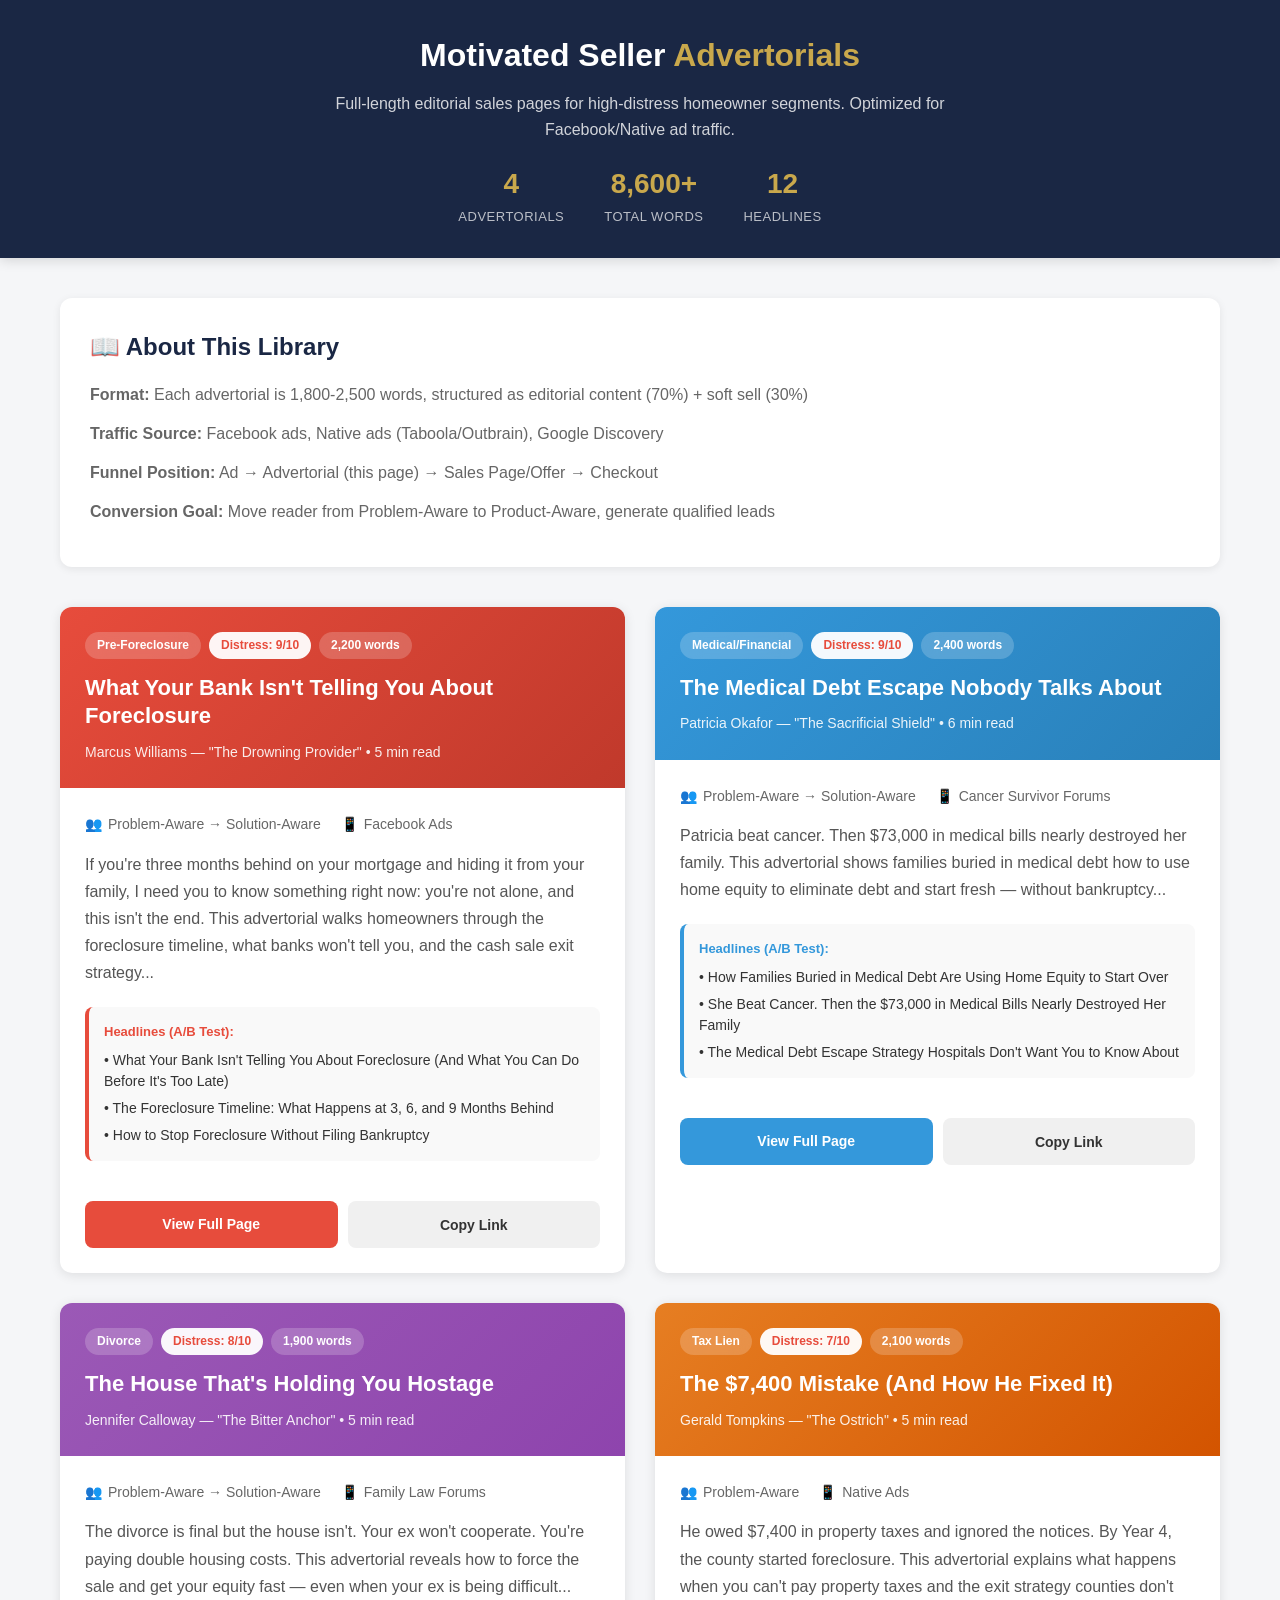
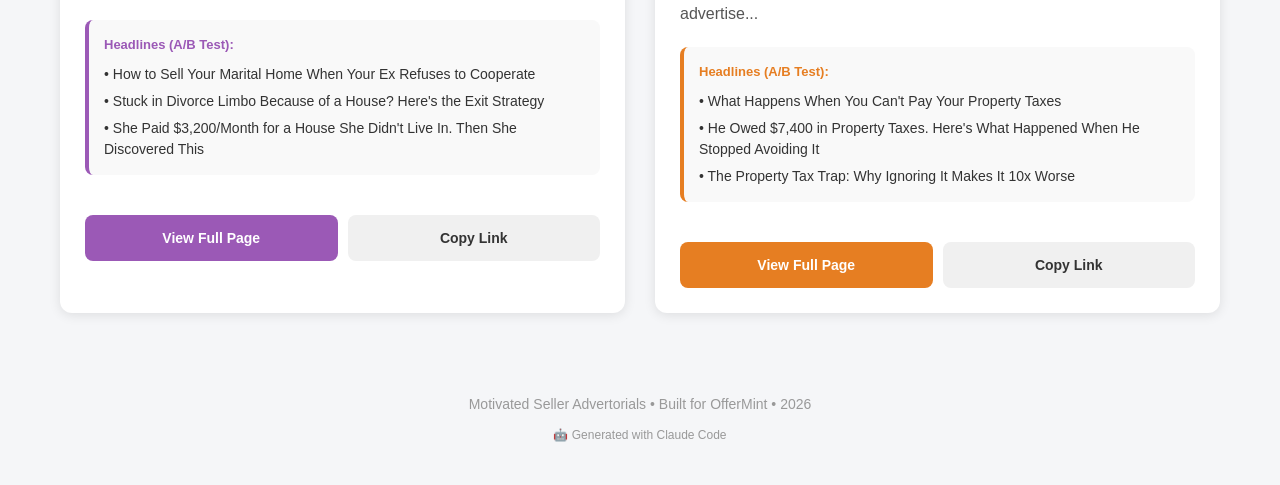
<file: index.html>
<!DOCTYPE html>
<html lang="en">
<head>
    <meta charset="UTF-8">
    <meta name="viewport" content="width=device-width, initial-scale=1.0">
    <title>Motivated Seller Advertorials — Cash For Homes</title>
    <style>
        * {
            margin: 0;
            padding: 0;
            box-sizing: border-box;
        }

        :root {
            --navy: #1a2744;
            --gold: #c9a84c;
            --bg: #f5f6f8;
            --text: #2c3e50;
            --border: #e1e5eb;
            --red: #e74c3c;
            --blue: #3498db;
            --purple: #9b59b6;
            --orange: #e67e22;
        }

        body {
            font-family: -apple-system, BlinkMacSystemFont, 'Segoe UI', Roboto, sans-serif;
            background: var(--bg);
            color: var(--text);
            line-height: 1.6;
        }

        .header {
            background: var(--navy);
            color: white;
            padding: 30px 20px;
            text-align: center;
            box-shadow: 0 2px 12px rgba(0,0,0,0.15);
        }

        .header h1 {
            font-size: 32px;
            font-weight: 700;
            margin-bottom: 10px;
        }

        .header h1 span {
            color: var(--gold);
        }

        .header p {
            font-size: 16px;
            color: rgba(255,255,255,0.8);
            max-width: 700px;
            margin: 0 auto;
        }

        .stats {
            display: flex;
            justify-content: center;
            gap: 40px;
            margin-top: 20px;
            flex-wrap: wrap;
        }

        .stat {
            text-align: center;
        }

        .stat-val {
            font-size: 28px;
            font-weight: 700;
            color: var(--gold);
        }

        .stat-label {
            font-size: 13px;
            color: rgba(255,255,255,0.7);
            text-transform: uppercase;
            letter-spacing: 0.5px;
        }

        .container {
            max-width: 1200px;
            margin: 40px auto;
            padding: 0 20px;
        }

        .intro {
            background: white;
            padding: 30px;
            border-radius: 12px;
            margin-bottom: 40px;
            box-shadow: 0 2px 8px rgba(0,0,0,0.08);
        }

        .intro h2 {
            color: var(--navy);
            margin-bottom: 15px;
            font-size: 24px;
        }

        .intro p {
            color: #666;
            line-height: 1.8;
            margin-bottom: 10px;
        }

        .cards-grid {
            display: grid;
            grid-template-columns: repeat(auto-fill, minmax(500px, 1fr));
            gap: 30px;
            margin-bottom: 40px;
        }

        @media (max-width: 768px) {
            .cards-grid {
                grid-template-columns: 1fr;
            }
        }

        .card {
            background: white;
            border-radius: 12px;
            overflow: hidden;
            box-shadow: 0 2px 12px rgba(0,0,0,0.1);
            transition: transform 0.2s, box-shadow 0.2s;
            cursor: pointer;
        }

        .card:hover {
            transform: translateY(-4px);
            box-shadow: 0 8px 24px rgba(0,0,0,0.15);
        }

        .card-header {
            background: linear-gradient(135deg, var(--card-color) 0%, var(--card-color-dark) 100%);
            color: white;
            padding: 25px;
        }

        .card-badges {
            display: flex;
            gap: 8px;
            margin-bottom: 15px;
            flex-wrap: wrap;
        }

        .badge {
            padding: 4px 12px;
            border-radius: 20px;
            font-size: 12px;
            font-weight: 600;
            background: rgba(255,255,255,0.2);
            backdrop-filter: blur(10px);
        }

        .badge-distress {
            background: rgba(255,255,255,0.95);
            color: var(--red);
        }

        .card-title {
            font-size: 22px;
            font-weight: 700;
            line-height: 1.3;
            margin-bottom: 10px;
        }

        .card-avatar {
            font-size: 14px;
            opacity: 0.9;
        }

        .card-body {
            padding: 25px;
        }

        .card-meta {
            display: flex;
            gap: 20px;
            margin-bottom: 15px;
            flex-wrap: wrap;
        }

        .meta-item {
            display: flex;
            align-items: center;
            gap: 6px;
            font-size: 14px;
            color: #666;
        }

        .meta-icon {
            color: var(--card-color);
            font-weight: bold;
        }

        .card-preview {
            color: #555;
            line-height: 1.7;
            margin-bottom: 20px;
        }

        .card-headlines {
            background: #f9f9f9;
            padding: 15px;
            border-radius: 8px;
            border-left: 4px solid var(--card-color);
            margin-bottom: 15px;
        }

        .card-headlines strong {
            font-size: 13px;
            color: var(--card-color);
            display: block;
            margin-bottom: 8px;
        }

        .headline {
            font-size: 14px;
            color: #333;
            margin-bottom: 6px;
            line-height: 1.5;
        }

        .headline:last-child {
            margin-bottom: 0;
        }

        .card-footer {
            display: flex;
            gap: 10px;
            padding: 0 25px 25px;
        }

        .btn {
            flex: 1;
            padding: 12px 20px;
            border: none;
            border-radius: 8px;
            font-weight: 600;
            font-size: 14px;
            cursor: pointer;
            transition: all 0.2s;
            text-decoration: none;
            text-align: center;
            display: inline-block;
        }

        .btn-primary {
            background: var(--card-color);
            color: white;
        }

        .btn-primary:hover {
            opacity: 0.9;
            transform: translateY(-2px);
        }

        .btn-secondary {
            background: #f0f0f0;
            color: #333;
        }

        .btn-secondary:hover {
            background: #e0e0e0;
        }

        .footer {
            text-align: center;
            padding: 40px 20px;
            color: #999;
            font-size: 14px;
        }

        /* Segment Colors */
        .seg-pre-foreclosure {
            --card-color: #e74c3c;
            --card-color-dark: #c0392b;
        }

        .seg-medical-financial {
            --card-color: #3498db;
            --card-color-dark: #2980b9;
        }

        .seg-divorce {
            --card-color: #9b59b6;
            --card-color-dark: #8e44ad;
        }

        .seg-tax-lien {
            --card-color: #e67e22;
            --card-color-dark: #d35400;
        }
    </style>
</head>
<body>
    <div class="header">
        <h1>Motivated Seller <span>Advertorials</span></h1>
        <p>Full-length editorial sales pages for high-distress homeowner segments. Optimized for Facebook/Native ad traffic.</p>

        <div class="stats">
            <div class="stat">
                <div class="stat-val">4</div>
                <div class="stat-label">Advertorials</div>
            </div>
            <div class="stat">
                <div class="stat-val">8,600+</div>
                <div class="stat-label">Total Words</div>
            </div>
            <div class="stat">
                <div class="stat-val">12</div>
                <div class="stat-label">Headlines</div>
            </div>
        </div>
    </div>

    <div class="container">
        <div class="intro">
            <h2>📖 About This Library</h2>
            <p><strong>Format:</strong> Each advertorial is 1,800-2,500 words, structured as editorial content (70%) + soft sell (30%)</p>
            <p><strong>Traffic Source:</strong> Facebook ads, Native ads (Taboola/Outbrain), Google Discovery</p>
            <p><strong>Funnel Position:</strong> Ad → Advertorial (this page) → Sales Page/Offer → Checkout</p>
            <p><strong>Conversion Goal:</strong> Move reader from Problem-Aware to Product-Aware, generate qualified leads</p>
        </div>

        <div class="cards-grid">
            <!-- Pre-Foreclosure -->
            <div class="card seg-pre-foreclosure" onclick="window.location='pre-foreclosure.html'">
                <div class="card-header">
                    <div class="card-badges">
                        <span class="badge">Pre-Foreclosure</span>
                        <span class="badge badge-distress">Distress: 9/10</span>
                        <span class="badge">2,200 words</span>
                    </div>
                    <div class="card-title">What Your Bank Isn't Telling You About Foreclosure</div>
                    <div class="card-avatar">Marcus Williams — "The Drowning Provider" • 5 min read</div>
                </div>
                <div class="card-body">
                    <div class="card-meta">
                        <div class="meta-item">
                            <span class="meta-icon">👥</span>
                            <span>Problem-Aware → Solution-Aware</span>
                        </div>
                        <div class="meta-item">
                            <span class="meta-icon">📱</span>
                            <span>Facebook Ads</span>
                        </div>
                    </div>

                    <div class="card-preview">
                        If you're three months behind on your mortgage and hiding it from your family, I need you to know something right now: you're not alone, and this isn't the end. This advertorial walks homeowners through the foreclosure timeline, what banks won't tell you, and the cash sale exit strategy...
                    </div>

                    <div class="card-headlines">
                        <strong>Headlines (A/B Test):</strong>
                        <div class="headline">• What Your Bank Isn't Telling You About Foreclosure (And What You Can Do Before It's Too Late)</div>
                        <div class="headline">• The Foreclosure Timeline: What Happens at 3, 6, and 9 Months Behind</div>
                        <div class="headline">• How to Stop Foreclosure Without Filing Bankruptcy</div>
                    </div>
                </div>
                <div class="card-footer">
                    <a href="pre-foreclosure.html" class="btn btn-primary">View Full Page</a>
                    <button class="btn btn-secondary" onclick="event.stopPropagation(); copyLink('pre-foreclosure.html')">Copy Link</button>
                </div>
            </div>

            <!-- Medical/Financial Crisis -->
            <div class="card seg-medical-financial" onclick="window.location='medical-financial.html'">
                <div class="card-header">
                    <div class="card-badges">
                        <span class="badge">Medical/Financial</span>
                        <span class="badge badge-distress">Distress: 9/10</span>
                        <span class="badge">2,400 words</span>
                    </div>
                    <div class="card-title">The Medical Debt Escape Nobody Talks About</div>
                    <div class="card-avatar">Patricia Okafor — "The Sacrificial Shield" • 6 min read</div>
                </div>
                <div class="card-body">
                    <div class="card-meta">
                        <div class="meta-item">
                            <span class="meta-icon">👥</span>
                            <span>Problem-Aware → Solution-Aware</span>
                        </div>
                        <div class="meta-item">
                            <span class="meta-icon">📱</span>
                            <span>Cancer Survivor Forums</span>
                        </div>
                    </div>

                    <div class="card-preview">
                        Patricia beat cancer. Then $73,000 in medical bills nearly destroyed her family. This advertorial shows families buried in medical debt how to use home equity to eliminate debt and start fresh — without bankruptcy...
                    </div>

                    <div class="card-headlines">
                        <strong>Headlines (A/B Test):</strong>
                        <div class="headline">• How Families Buried in Medical Debt Are Using Home Equity to Start Over</div>
                        <div class="headline">• She Beat Cancer. Then the $73,000 in Medical Bills Nearly Destroyed Her Family</div>
                        <div class="headline">• The Medical Debt Escape Strategy Hospitals Don't Want You to Know About</div>
                    </div>
                </div>
                <div class="card-footer">
                    <a href="medical-financial.html" class="btn btn-primary">View Full Page</a>
                    <button class="btn btn-secondary" onclick="event.stopPropagation(); copyLink('medical-financial.html')">Copy Link</button>
                </div>
            </div>

            <!-- Divorce -->
            <div class="card seg-divorce" onclick="window.location='divorce.html'">
                <div class="card-header">
                    <div class="card-badges">
                        <span class="badge">Divorce</span>
                        <span class="badge badge-distress">Distress: 8/10</span>
                        <span class="badge">1,900 words</span>
                    </div>
                    <div class="card-title">The House That's Holding You Hostage</div>
                    <div class="card-avatar">Jennifer Calloway — "The Bitter Anchor" • 5 min read</div>
                </div>
                <div class="card-body">
                    <div class="card-meta">
                        <div class="meta-item">
                            <span class="meta-icon">👥</span>
                            <span>Problem-Aware → Solution-Aware</span>
                        </div>
                        <div class="meta-item">
                            <span class="meta-icon">📱</span>
                            <span>Family Law Forums</span>
                        </div>
                    </div>

                    <div class="card-preview">
                        The divorce is final but the house isn't. Your ex won't cooperate. You're paying double housing costs. This advertorial reveals how to force the sale and get your equity fast — even when your ex is being difficult...
                    </div>

                    <div class="card-headlines">
                        <strong>Headlines (A/B Test):</strong>
                        <div class="headline">• How to Sell Your Marital Home When Your Ex Refuses to Cooperate</div>
                        <div class="headline">• Stuck in Divorce Limbo Because of a House? Here's the Exit Strategy</div>
                        <div class="headline">• She Paid $3,200/Month for a House She Didn't Live In. Then She Discovered This</div>
                    </div>
                </div>
                <div class="card-footer">
                    <a href="divorce.html" class="btn btn-primary">View Full Page</a>
                    <button class="btn btn-secondary" onclick="event.stopPropagation(); copyLink('divorce.html')">Copy Link</button>
                </div>
            </div>

            <!-- Tax Lien -->
            <div class="card seg-tax-lien" onclick="window.location='tax-lien.html'">
                <div class="card-header">
                    <div class="card-badges">
                        <span class="badge">Tax Lien</span>
                        <span class="badge badge-distress">Distress: 7/10</span>
                        <span class="badge">2,100 words</span>
                    </div>
                    <div class="card-title">The $7,400 Mistake (And How He Fixed It)</div>
                    <div class="card-avatar">Gerald Tompkins — "The Ostrich" • 5 min read</div>
                </div>
                <div class="card-body">
                    <div class="card-meta">
                        <div class="meta-item">
                            <span class="meta-icon">👥</span>
                            <span>Problem-Aware</span>
                        </div>
                        <div class="meta-item">
                            <span class="meta-icon">📱</span>
                            <span>Native Ads</span>
                        </div>
                    </div>

                    <div class="card-preview">
                        He owed $7,400 in property taxes and ignored the notices. By Year 4, the county started foreclosure. This advertorial explains what happens when you can't pay property taxes and the exit strategy counties don't advertise...
                    </div>

                    <div class="card-headlines">
                        <strong>Headlines (A/B Test):</strong>
                        <div class="headline">• What Happens When You Can't Pay Your Property Taxes</div>
                        <div class="headline">• He Owed $7,400 in Property Taxes. Here's What Happened When He Stopped Avoiding It</div>
                        <div class="headline">• The Property Tax Trap: Why Ignoring It Makes It 10x Worse</div>
                    </div>
                </div>
                <div class="card-footer">
                    <a href="tax-lien.html" class="btn btn-primary">View Full Page</a>
                    <button class="btn btn-secondary" onclick="event.stopPropagation(); copyLink('tax-lien.html')">Copy Link</button>
                </div>
            </div>
        </div>
    </div>

    <div class="footer">
        <p>Motivated Seller Advertorials • Built for OfferMint • 2026</p>
        <p style="margin-top: 10px; font-size: 12px;">🤖 Generated with Claude Code</p>
    </div>

    <script>
        function copyLink(page) {
            const url = window.location.origin + '/' + page;
            navigator.clipboard.writeText(url).then(() => {
                alert('Link copied to clipboard!');
            });
        }
    </script>
</body>
</html>
</file>
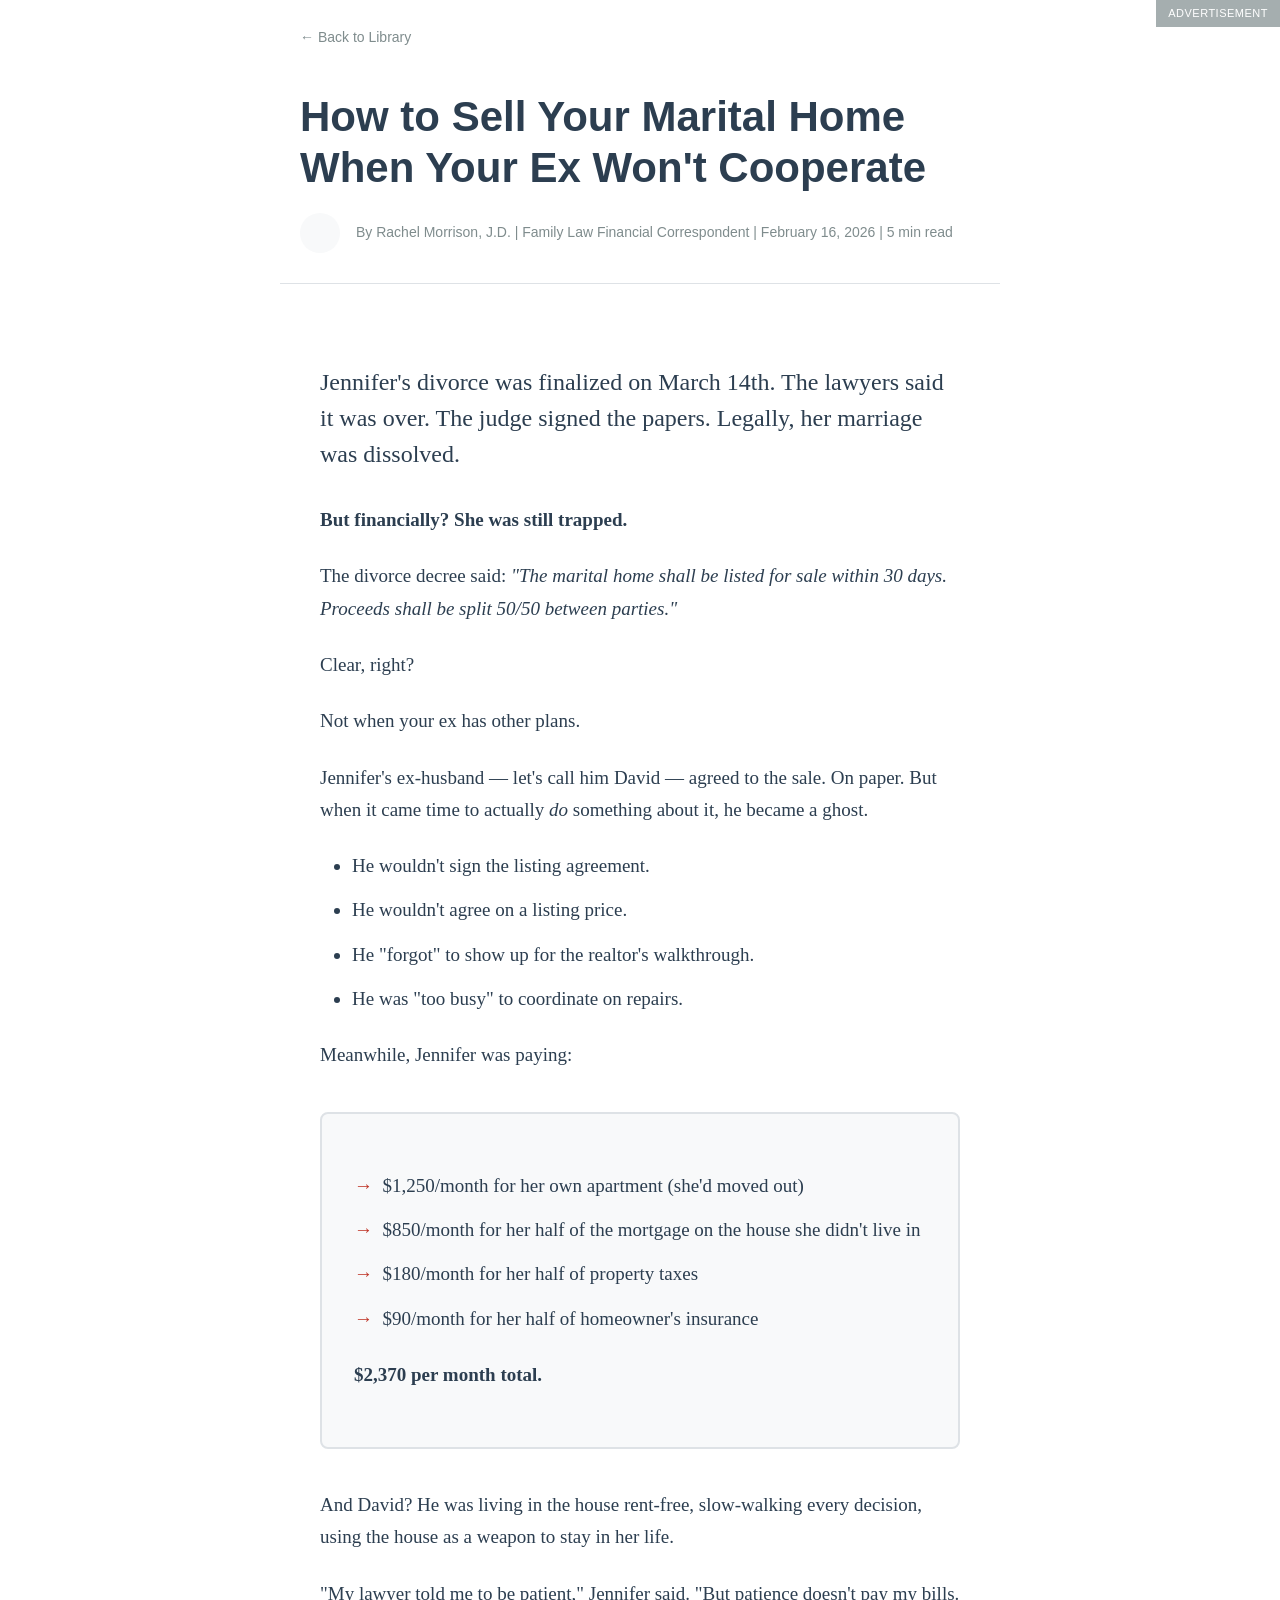
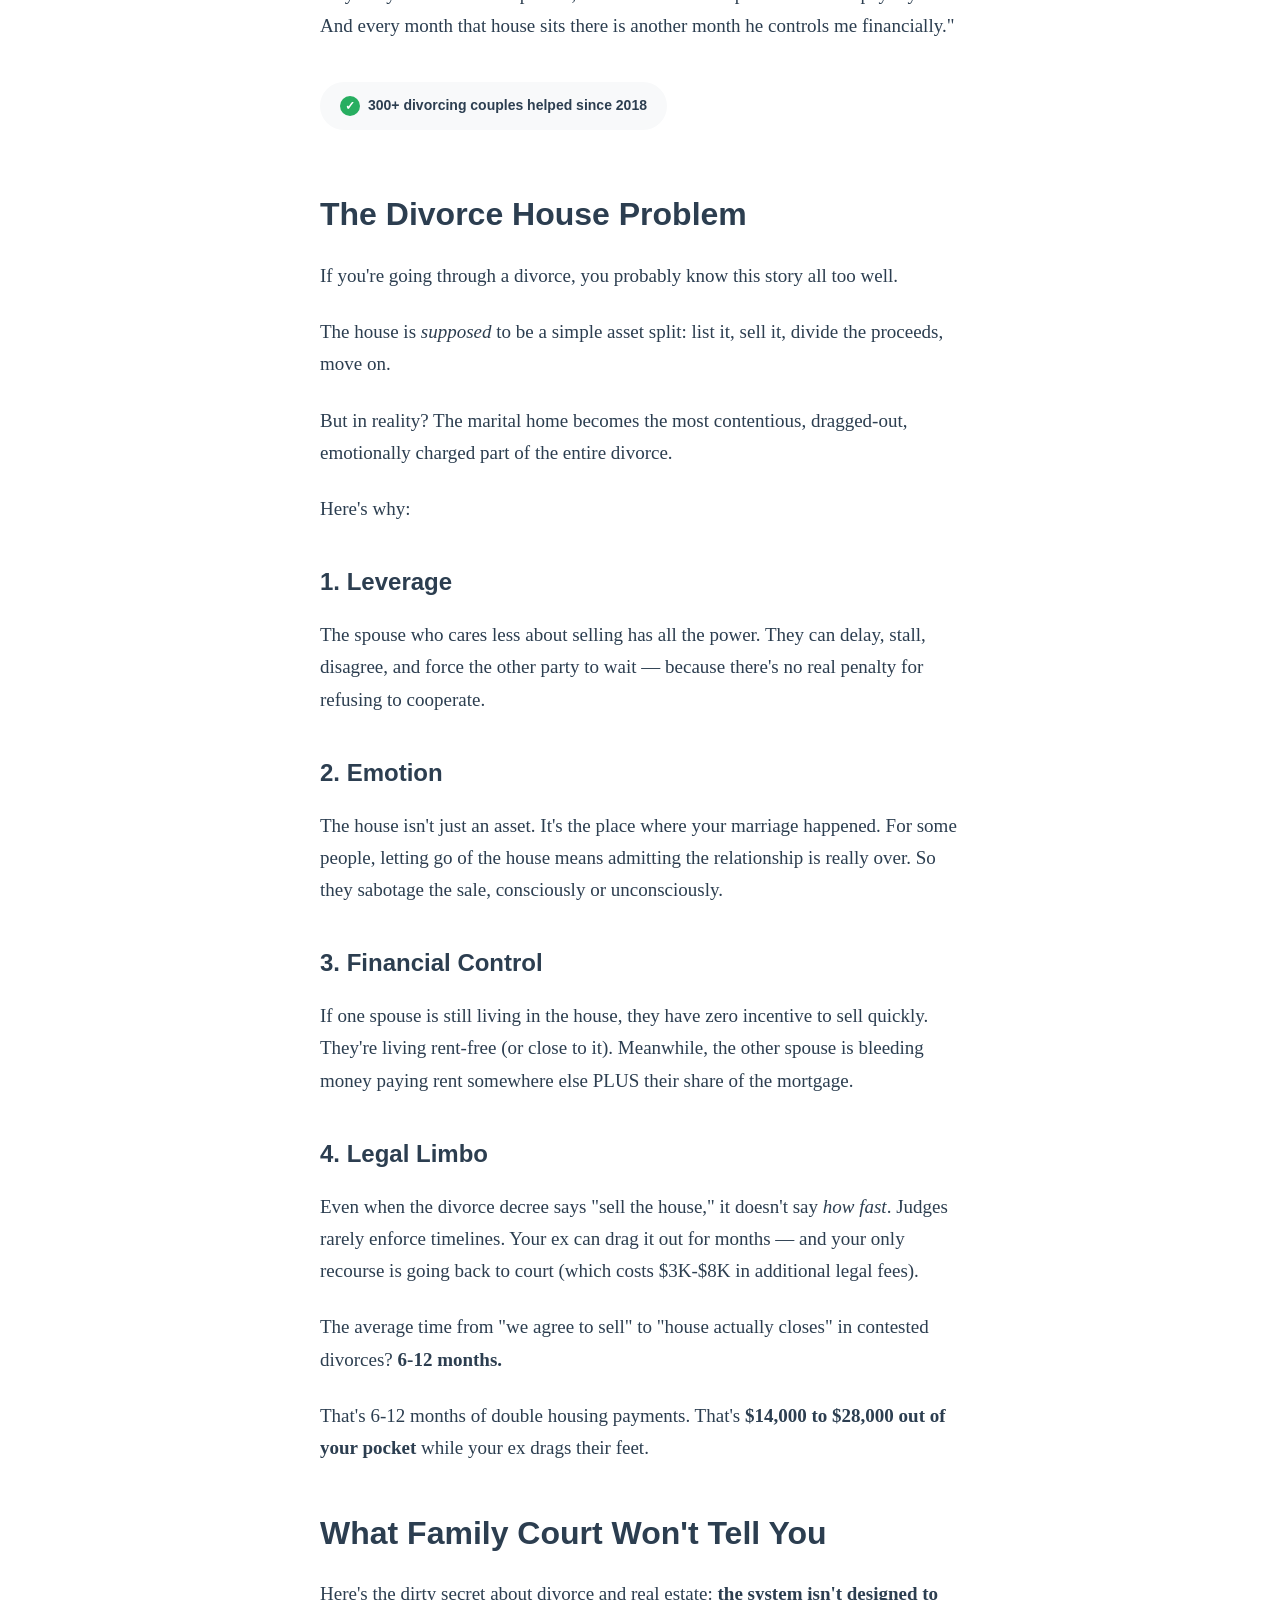
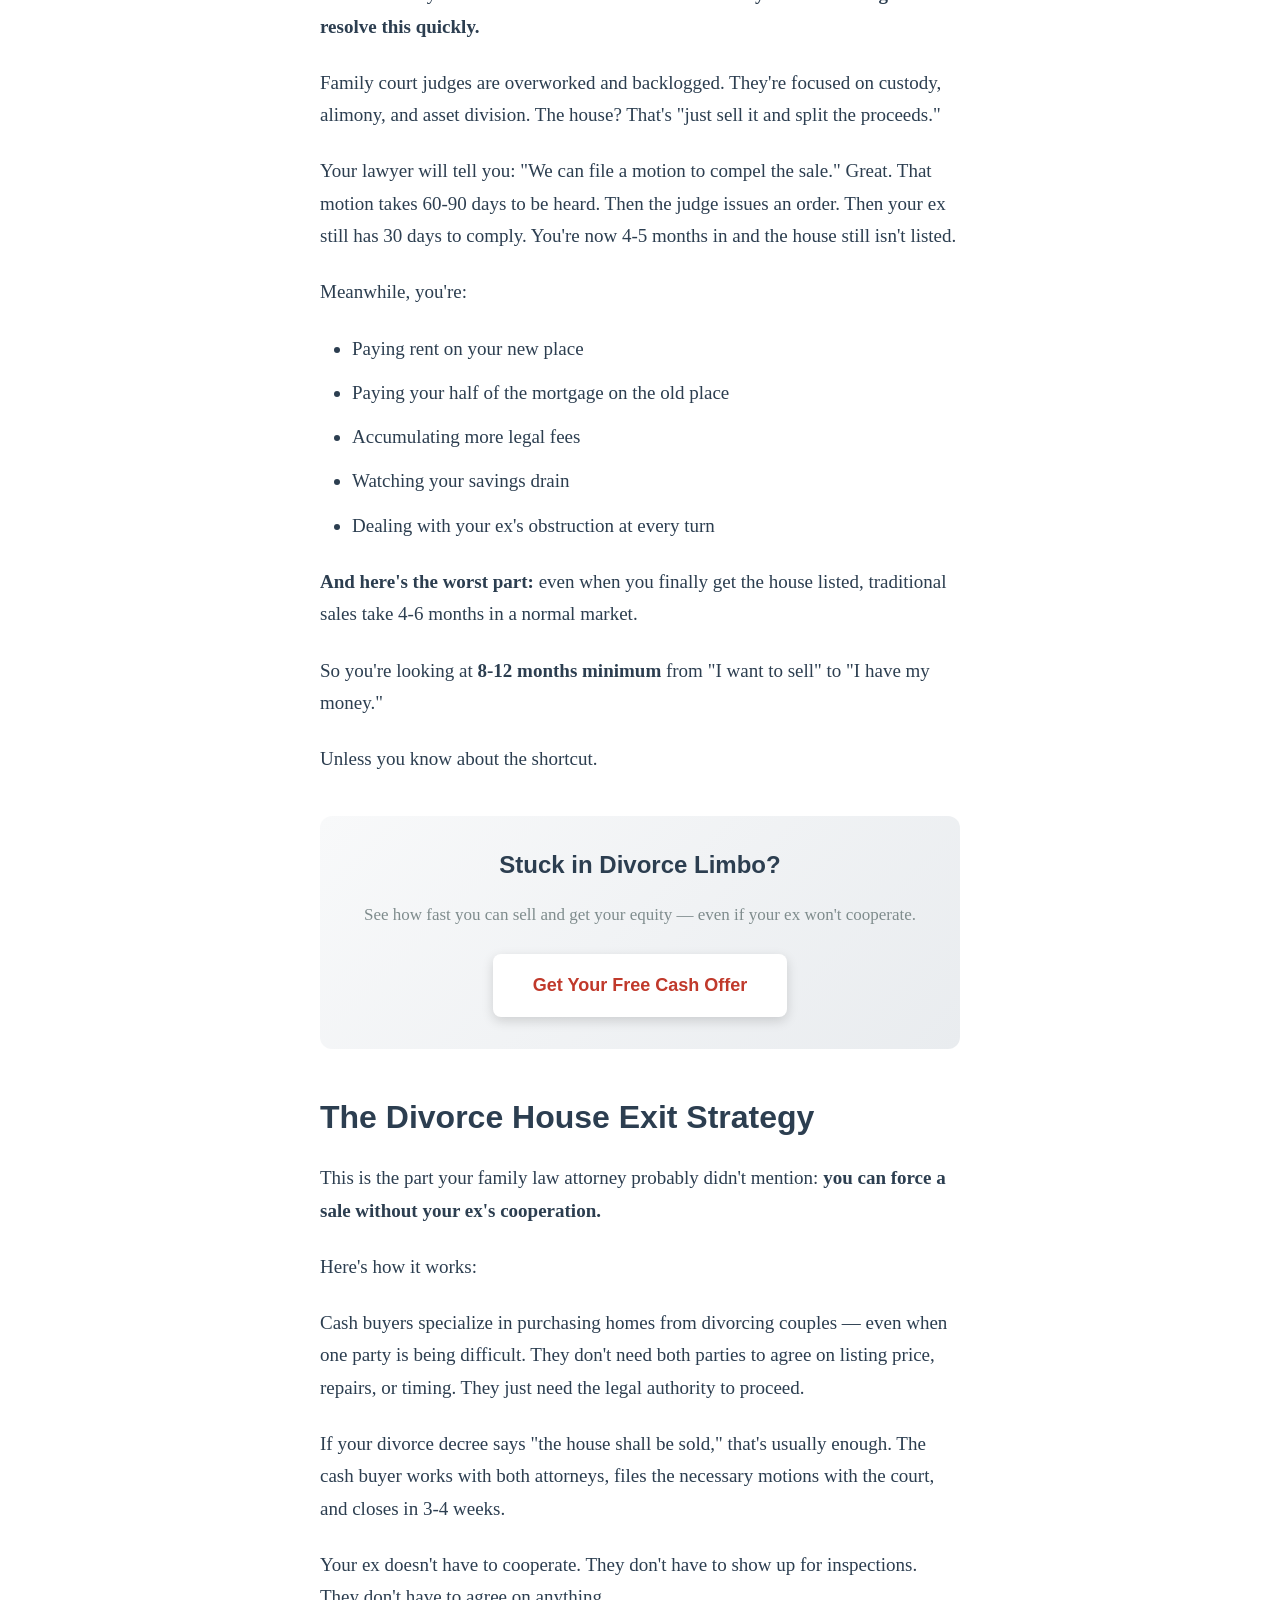
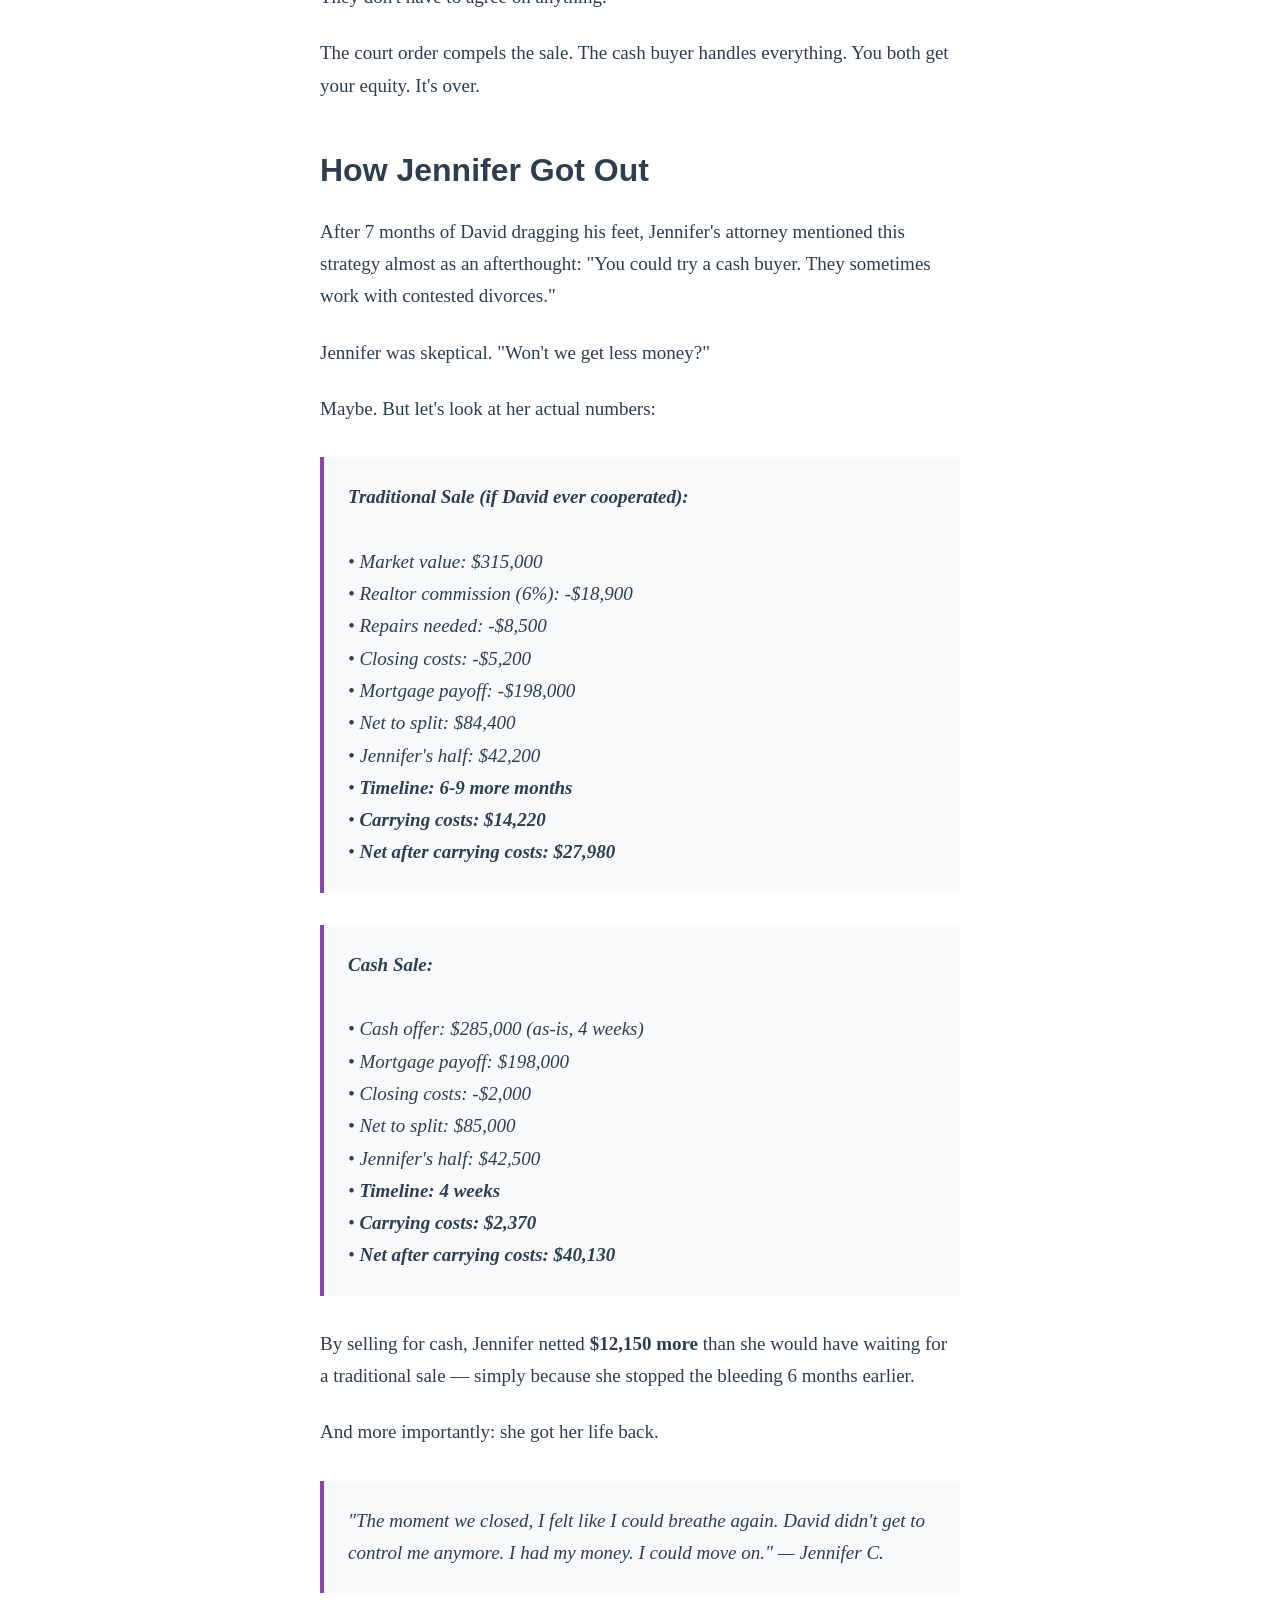
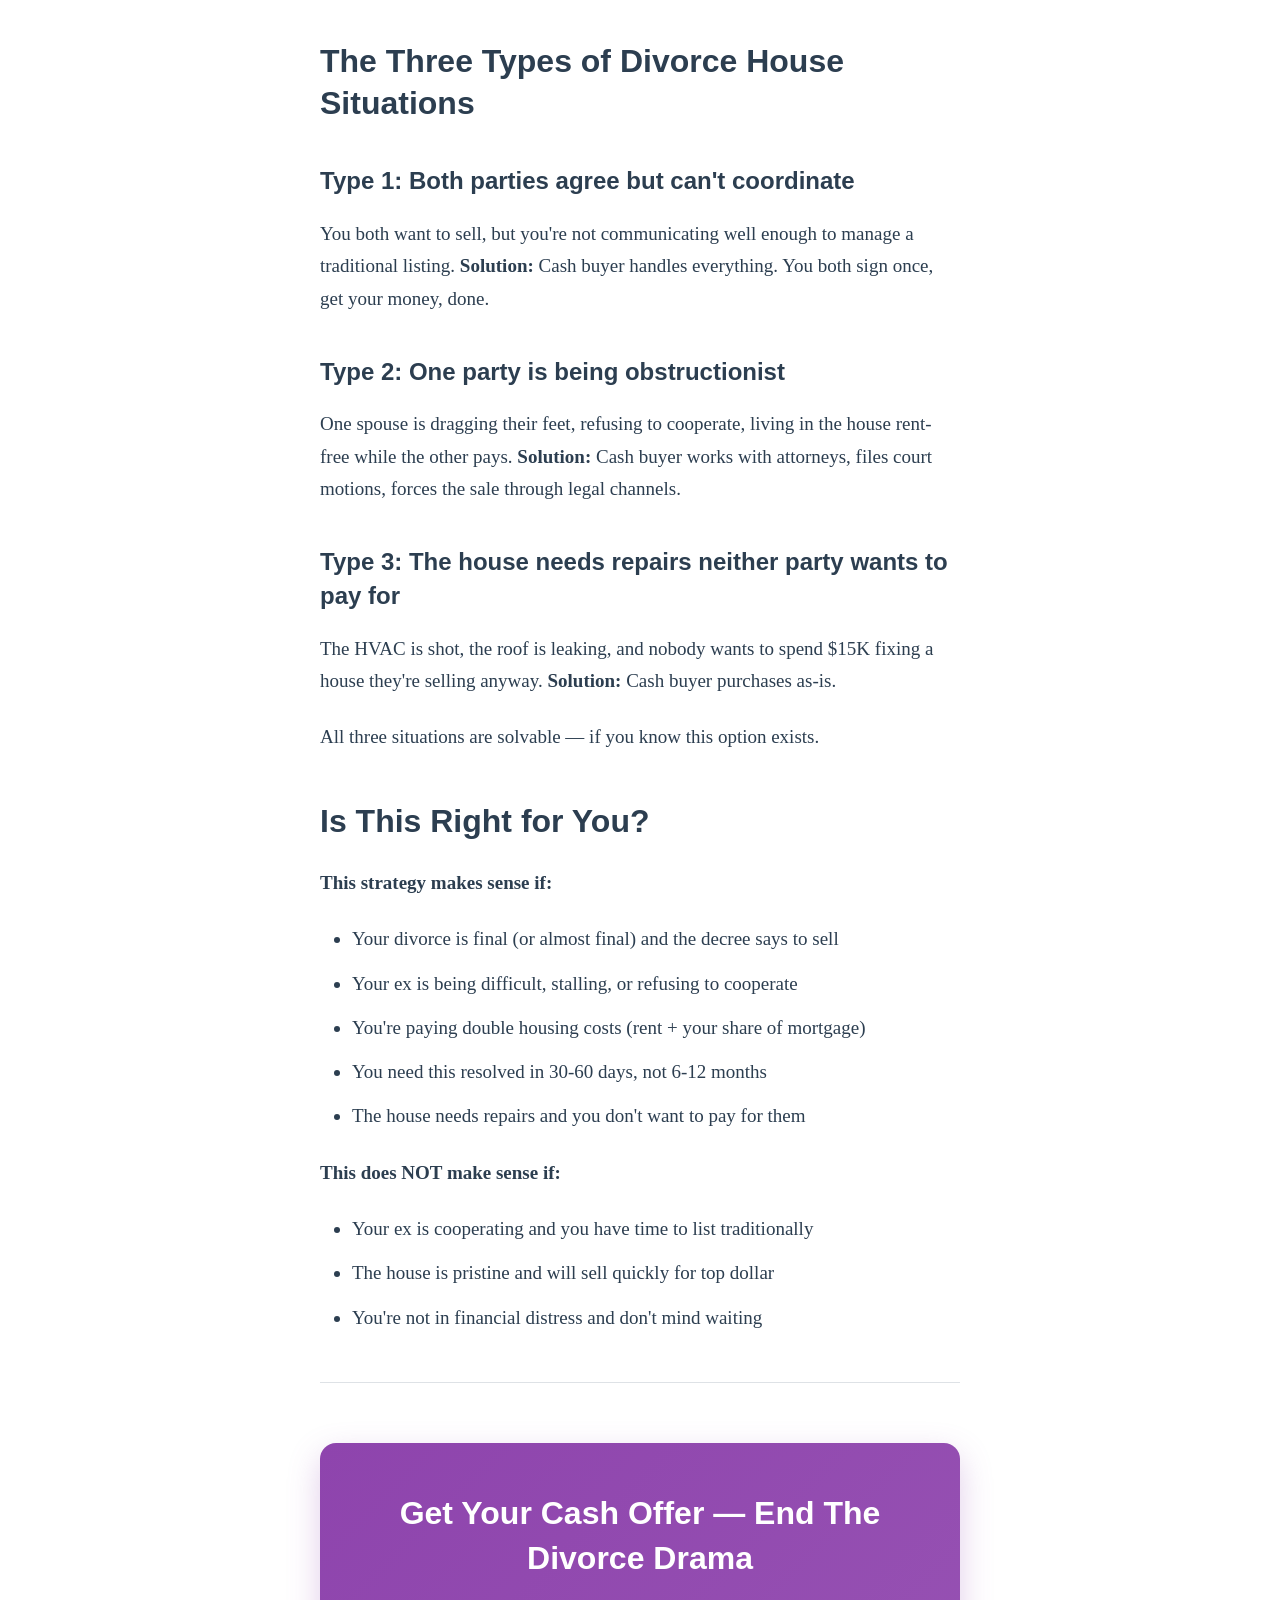
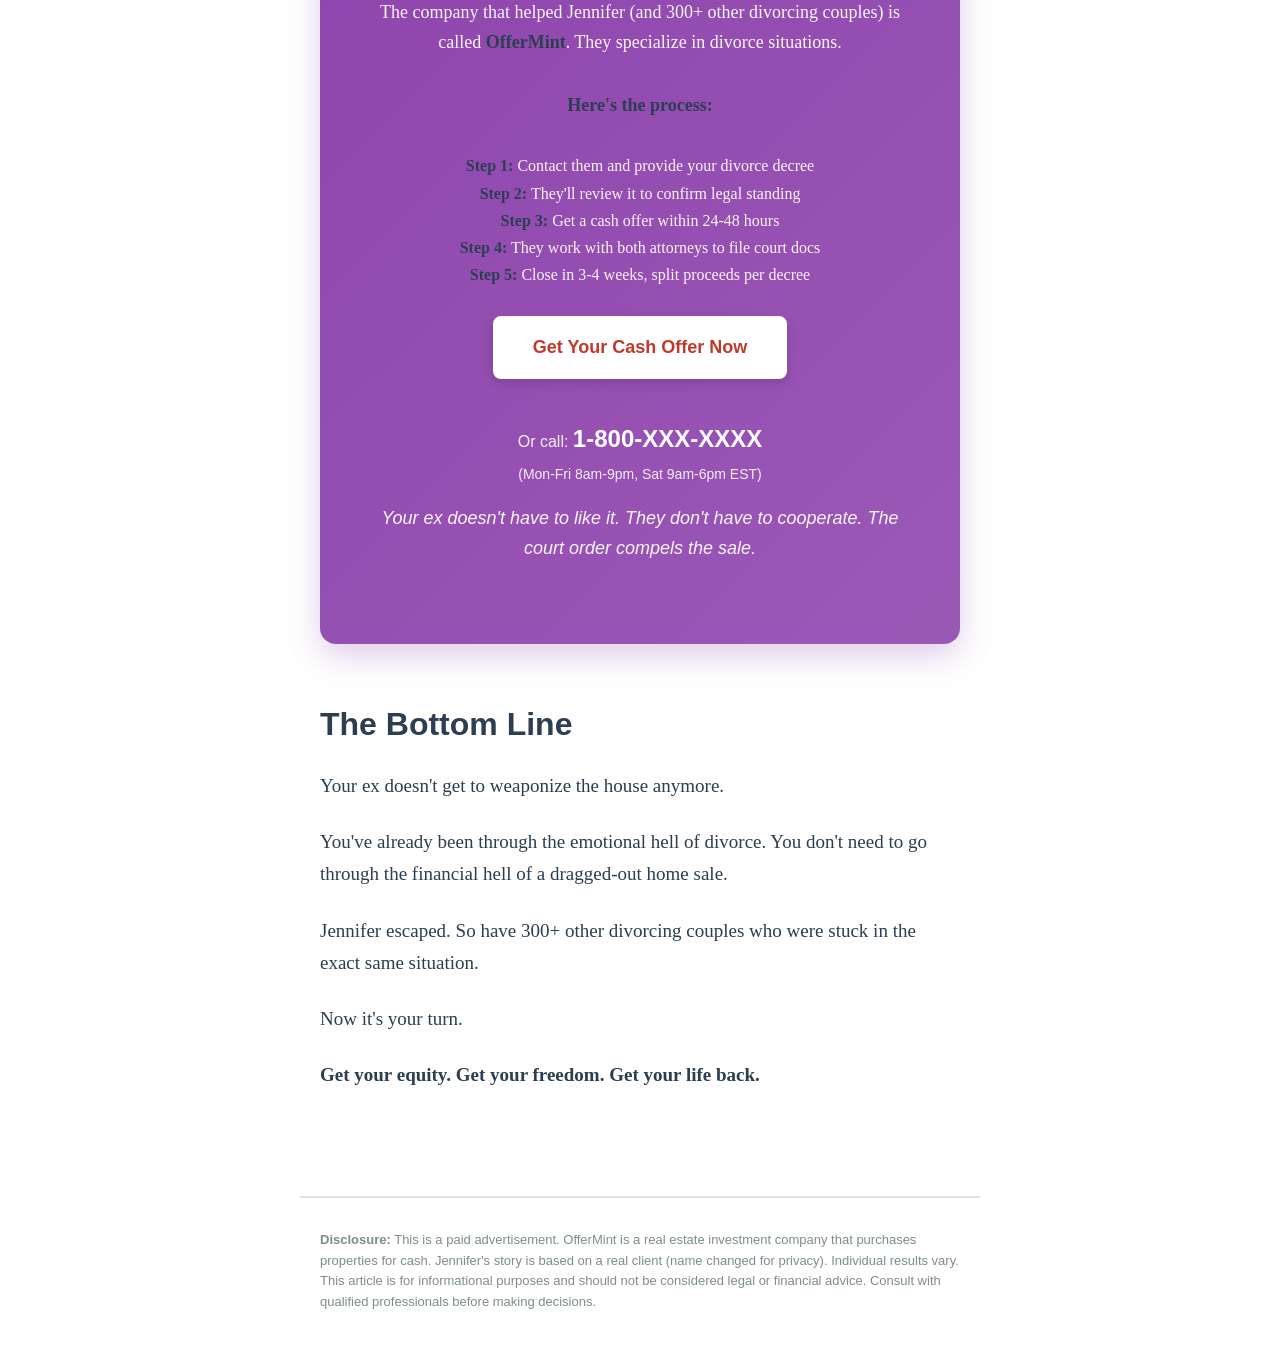
<file: divorce.html>
<!DOCTYPE html>
<html lang="en">
<head>
    <meta charset="UTF-8">
    <meta name="viewport" content="width=device-width, initial-scale=1.0">
    <title>How to Sell Your Marital Home When Your Ex Won't Cooperate</title>
    <meta name="description" content="Divorce final but house isn't? Learn how to force the sale and get your equity fast — even when your ex is being difficult.">
    <link rel="stylesheet" href="article.css">
</head>
<body>
    <div class="ad-badge">Advertisement</div>
    <div class="back-nav"><a href="index.html">← Back to Library</a></div>

    <div class="article-header">
        <h1>How to Sell Your Marital Home When Your Ex Won't Cooperate</h1>
        <div class="byline">By Rachel Morrison, J.D. | Family Law Financial Correspondent | February 16, 2026 | 5 min read</div>
    </div>

    <div class="article-content">
        <p class="lead">Jennifer's divorce was finalized on March 14th. The lawyers said it was over. The judge signed the papers. Legally, her marriage was dissolved.</p>

        <p><strong>But financially? She was still trapped.</strong></p>

        <p>The divorce decree said: <em>"The marital home shall be listed for sale within 30 days. Proceeds shall be split 50/50 between parties."</em></p>

        <p>Clear, right?</p>

        <p>Not when your ex has other plans.</p>

        <p>Jennifer's ex-husband — let's call him David — agreed to the sale. On paper. But when it came time to actually <em>do</em> something about it, he became a ghost.</p>

        <ul>
            <li>He wouldn't sign the listing agreement.</li>
            <li>He wouldn't agree on a listing price.</li>
            <li>He "forgot" to show up for the realtor's walkthrough.</li>
            <li>He was "too busy" to coordinate on repairs.</li>
        </ul>

        <p>Meanwhile, Jennifer was paying:</p>

        <div class="stats-box">
            <ul>
                <li>$1,250/month for her own apartment (she'd moved out)</li>
                <li>$850/month for her half of the mortgage on the house she didn't live in</li>
                <li>$180/month for her half of property taxes</li>
                <li>$90/month for her half of homeowner's insurance</li>
            </ul>
            <p><strong>$2,370 per month total.</strong></p>
        </div>

        <p>And David? He was living in the house rent-free, slow-walking every decision, using the house as a weapon to stay in her life.</p>

        <p>"My lawyer told me to be patient," Jennifer said. "But patience doesn't pay my bills. And every month that house sits there is another month he controls me financially."</p>

        <div class="social-proof">300+ divorcing couples helped since 2018</div>

        <h2>The Divorce House Problem</h2>

        <p>If you're going through a divorce, you probably know this story all too well.</p>

        <p>The house is <em>supposed</em> to be a simple asset split: list it, sell it, divide the proceeds, move on.</p>

        <p>But in reality? The marital home becomes the most contentious, dragged-out, emotionally charged part of the entire divorce.</p>

        <p>Here's why:</p>

        <h3>1. Leverage</h3>
        <p>The spouse who cares less about selling has all the power. They can delay, stall, disagree, and force the other party to wait — because there's no real penalty for refusing to cooperate.</p>

        <h3>2. Emotion</h3>
        <p>The house isn't just an asset. It's the place where your marriage happened. For some people, letting go of the house means admitting the relationship is really over. So they sabotage the sale, consciously or unconsciously.</p>

        <h3>3. Financial Control</h3>
        <p>If one spouse is still living in the house, they have zero incentive to sell quickly. They're living rent-free (or close to it). Meanwhile, the other spouse is bleeding money paying rent somewhere else PLUS their share of the mortgage.</p>

        <h3>4. Legal Limbo</h3>
        <p>Even when the divorce decree says "sell the house," it doesn't say <em>how fast</em>. Judges rarely enforce timelines. Your ex can drag it out for months — and your only recourse is going back to court (which costs $3K-$8K in additional legal fees).</p>

        <p>The average time from "we agree to sell" to "house actually closes" in contested divorces? <strong>6-12 months.</strong></p>

        <p>That's 6-12 months of double housing payments. That's <strong>$14,000 to $28,000 out of your pocket</strong> while your ex drags their feet.</p>

        <h2>What Family Court Won't Tell You</h2>

        <p>Here's the dirty secret about divorce and real estate: <strong>the system isn't designed to resolve this quickly.</strong></p>

        <p>Family court judges are overworked and backlogged. They're focused on custody, alimony, and asset division. The house? That's "just sell it and split the proceeds."</p>

        <p>Your lawyer will tell you: "We can file a motion to compel the sale." Great. That motion takes 60-90 days to be heard. Then the judge issues an order. Then your ex still has 30 days to comply. You're now 4-5 months in and the house still isn't listed.</p>

        <p>Meanwhile, you're:</p>
        <ul>
            <li>Paying rent on your new place</li>
            <li>Paying your half of the mortgage on the old place</li>
            <li>Accumulating more legal fees</li>
            <li>Watching your savings drain</li>
            <li>Dealing with your ex's obstruction at every turn</li>
        </ul>

        <p><strong>And here's the worst part:</strong> even when you finally get the house listed, traditional sales take 4-6 months in a normal market.</p>

        <p>So you're looking at <strong>8-12 months minimum</strong> from "I want to sell" to "I have my money."</p>

        <p>Unless you know about the shortcut.</p>

        <div class="cta-soft">
            <h3>Stuck in Divorce Limbo?</h3>
            <p>See how fast you can sell and get your equity — even if your ex won't cooperate.</p>
            <a href="#cta-form" class="btn btn-primary">Get Your Free Cash Offer</a>
        </div>

        <h2>The Divorce House Exit Strategy</h2>

        <p>This is the part your family law attorney probably didn't mention: <strong>you can force a sale without your ex's cooperation.</strong></p>

        <p>Here's how it works:</p>

        <p>Cash buyers specialize in purchasing homes from divorcing couples — even when one party is being difficult. They don't need both parties to agree on listing price, repairs, or timing. They just need the legal authority to proceed.</p>

        <p>If your divorce decree says "the house shall be sold," that's usually enough. The cash buyer works with both attorneys, files the necessary motions with the court, and closes in 3-4 weeks.</p>

        <p>Your ex doesn't have to cooperate. They don't have to show up for inspections. They don't have to agree on anything.</p>

        <p>The court order compels the sale. The cash buyer handles everything. You both get your equity. It's over.</p>

        <h2>How Jennifer Got Out</h2>

        <p>After 7 months of David dragging his feet, Jennifer's attorney mentioned this strategy almost as an afterthought: "You could try a cash buyer. They sometimes work with contested divorces."</p>

        <p>Jennifer was skeptical. "Won't we get less money?"</p>

        <p>Maybe. But let's look at her actual numbers:</p>

        <div class="callout purple">
            <strong>Traditional Sale (if David ever cooperated):</strong><br><br>
            • Market value: $315,000<br>
            • Realtor commission (6%): -$18,900<br>
            • Repairs needed: -$8,500<br>
            • Closing costs: -$5,200<br>
            • Mortgage payoff: -$198,000<br>
            • Net to split: $84,400<br>
            • Jennifer's half: $42,200<br>
            • <strong>Timeline: 6-9 more months</strong><br>
            • <strong>Carrying costs: $14,220</strong><br>
            • <strong>Net after carrying costs: $27,980</strong>
        </div>

        <div class="callout purple">
            <strong>Cash Sale:</strong><br><br>
            • Cash offer: $285,000 (as-is, 4 weeks)<br>
            • Mortgage payoff: $198,000<br>
            • Closing costs: -$2,000<br>
            • Net to split: $85,000<br>
            • Jennifer's half: $42,500<br>
            • <strong>Timeline: 4 weeks</strong><br>
            • <strong>Carrying costs: $2,370</strong><br>
            • <strong>Net after carrying costs: $40,130</strong>
        </div>

        <p>By selling for cash, Jennifer netted <strong>$12,150 more</strong> than she would have waiting for a traditional sale — simply because she stopped the bleeding 6 months earlier.</p>

        <p>And more importantly: she got her life back.</p>

        <div class="callout purple">
            "The moment we closed, I felt like I could breathe again. David didn't get to control me anymore. I had my money. I could move on." — Jennifer C.
        </div>

        <h2>The Three Types of Divorce House Situations</h2>

        <h3>Type 1: Both parties agree but can't coordinate</h3>
        <p>You both want to sell, but you're not communicating well enough to manage a traditional listing. <strong>Solution:</strong> Cash buyer handles everything. You both sign once, get your money, done.</p>

        <h3>Type 2: One party is being obstructionist</h3>
        <p>One spouse is dragging their feet, refusing to cooperate, living in the house rent-free while the other pays. <strong>Solution:</strong> Cash buyer works with attorneys, files court motions, forces the sale through legal channels.</p>

        <h3>Type 3: The house needs repairs neither party wants to pay for</h3>
        <p>The HVAC is shot, the roof is leaking, and nobody wants to spend $15K fixing a house they're selling anyway. <strong>Solution:</strong> Cash buyer purchases as-is.</p>

        <p>All three situations are solvable — if you know this option exists.</p>

        <h2>Is This Right for You?</h2>

        <p><strong>This strategy makes sense if:</strong></p>
        <ul>
            <li>Your divorce is final (or almost final) and the decree says to sell</li>
            <li>Your ex is being difficult, stalling, or refusing to cooperate</li>
            <li>You're paying double housing costs (rent + your share of mortgage)</li>
            <li>You need this resolved in 30-60 days, not 6-12 months</li>
            <li>The house needs repairs and you don't want to pay for them</li>
        </ul>

        <p><strong>This does NOT make sense if:</strong></p>
        <ul>
            <li>Your ex is cooperating and you have time to list traditionally</li>
            <li>The house is pristine and will sell quickly for top dollar</li>
            <li>You're not in financial distress and don't mind waiting</li>
        </ul>

        <div class="divider"></div>

        <!-- PRIMARY CTA -->
        <div class="cta-primary purple" id="cta-form">
            <h3>Get Your Cash Offer — End The Divorce Drama</h3>
            <p>The company that helped Jennifer (and 300+ other divorcing couples) is called <strong>OfferMint</strong>. They specialize in divorce situations.</p>
            
            <p><strong>Here's the process:</strong></p>
            <p style="font-size: 16px; margin: 20px 0;">
                <strong>Step 1:</strong> Contact them and provide your divorce decree<br>
                <strong>Step 2:</strong> They'll review it to confirm legal standing<br>
                <strong>Step 3:</strong> Get a cash offer within 24-48 hours<br>
                <strong>Step 4:</strong> They work with both attorneys to file court docs<br>
                <strong>Step 5:</strong> Close in 3-4 weeks, split proceeds per decree
            </p>

            <a href="https://www.offermint.com" class="btn btn-primary" style="margin: 8px;">Get Your Cash Offer Now</a>

            <div class="phone-cta">
                Or call: <a href="tel:1-800-000-0000" class="phone-number">1-800-XXX-XXXX</a><br>
                <span style="font-size: 14px;">(Mon-Fri 8am-9pm, Sat 9am-6pm EST)</span>
            </div>

            <p class="urgency-text">Your ex doesn't have to like it. They don't have to cooperate. The court order compels the sale.</p>
        </div>

        <h2>The Bottom Line</h2>

        <p>Your ex doesn't get to weaponize the house anymore.</p>

        <p>You've already been through the emotional hell of divorce. You don't need to go through the financial hell of a dragged-out home sale.</p>

        <p>Jennifer escaped. So have 300+ other divorcing couples who were stuck in the exact same situation.</p>

        <p>Now it's your turn.</p>

        <p><strong>Get your equity. Get your freedom. Get your life back.</strong></p>
    </div>

    <div class="disclosure">
        <p><strong>Disclosure:</strong> This is a paid advertisement. OfferMint is a real estate investment company that purchases properties for cash. Jennifer's story is based on a real client (name changed for privacy). Individual results vary. This article is for informational purposes and should not be considered legal or financial advice. Consult with qualified professionals before making decisions.</p>
    </div>

    <!-- Sticky Mobile CTA -->
    <div class="sticky-cta">
        <a href="https://www.offermint.com" class="btn btn-primary">Get Your Free Cash Offer</a>
    </div>
</body>
</html>
</file>
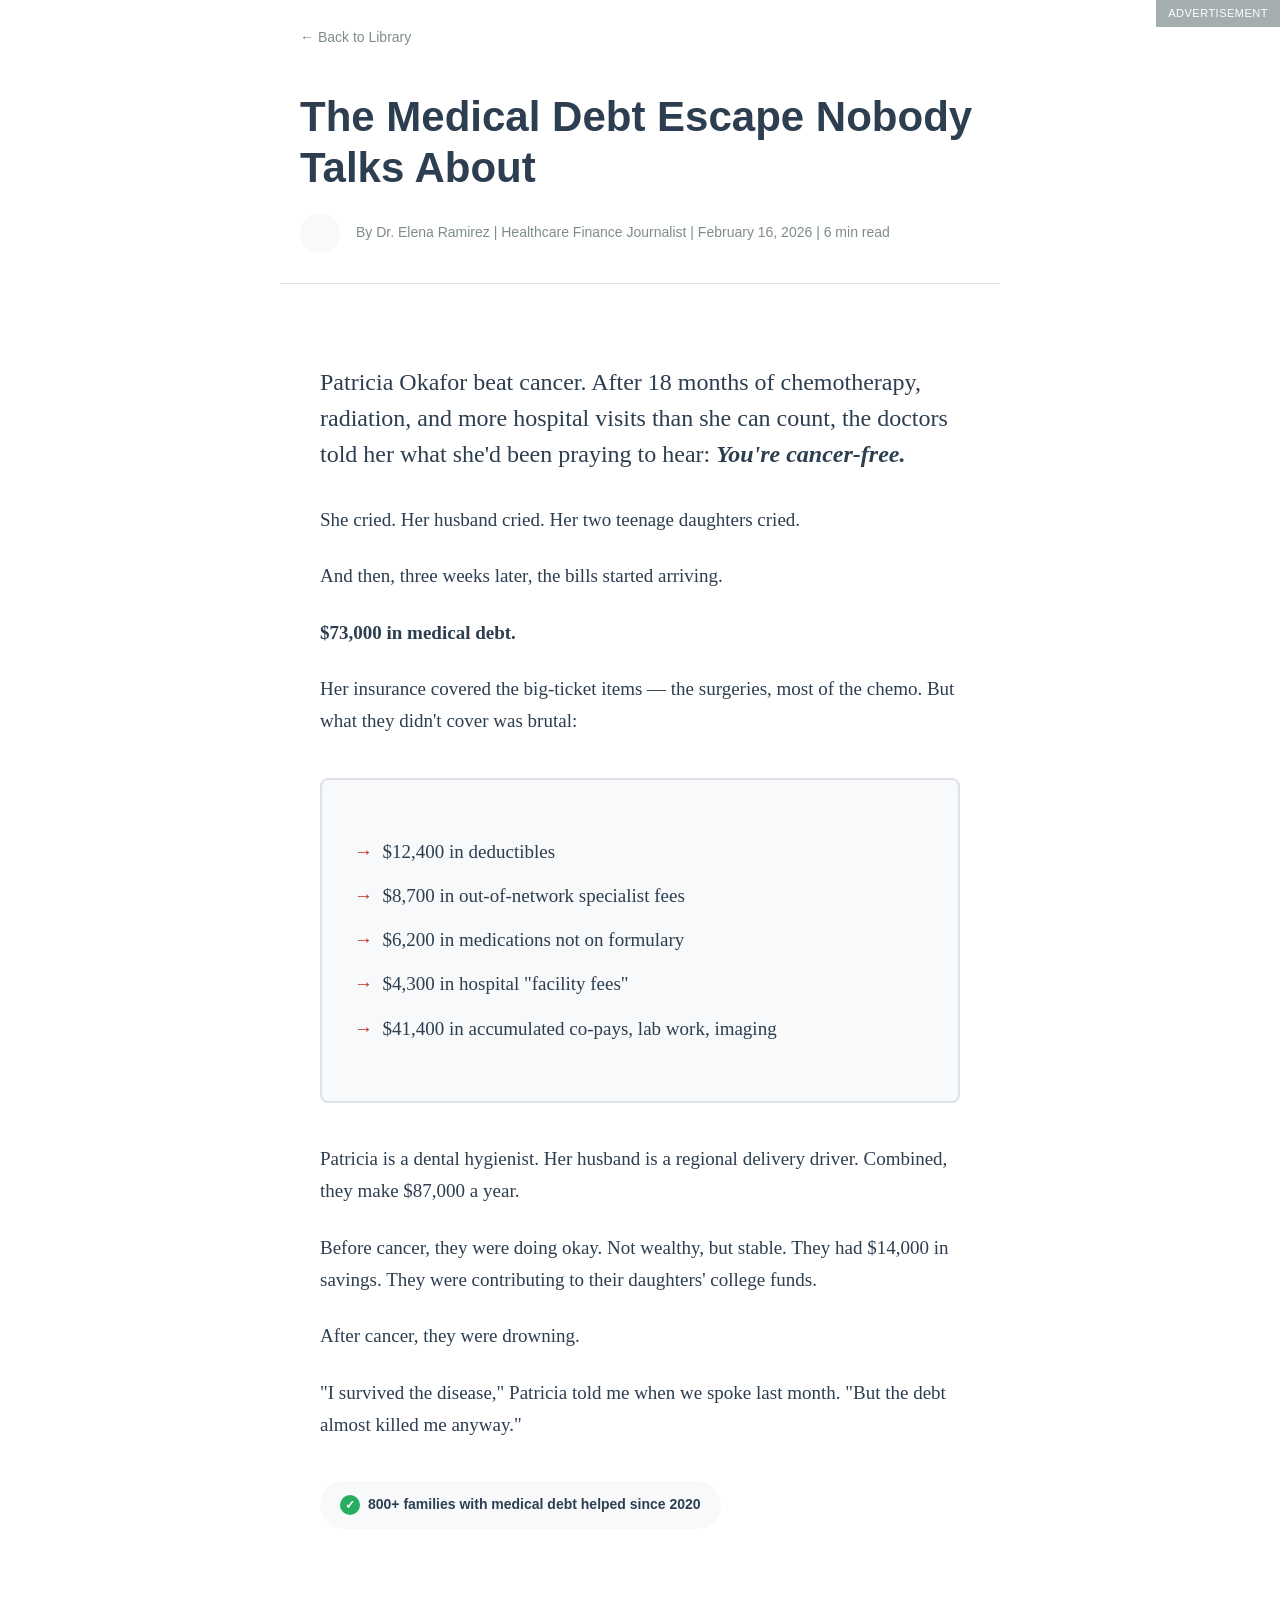
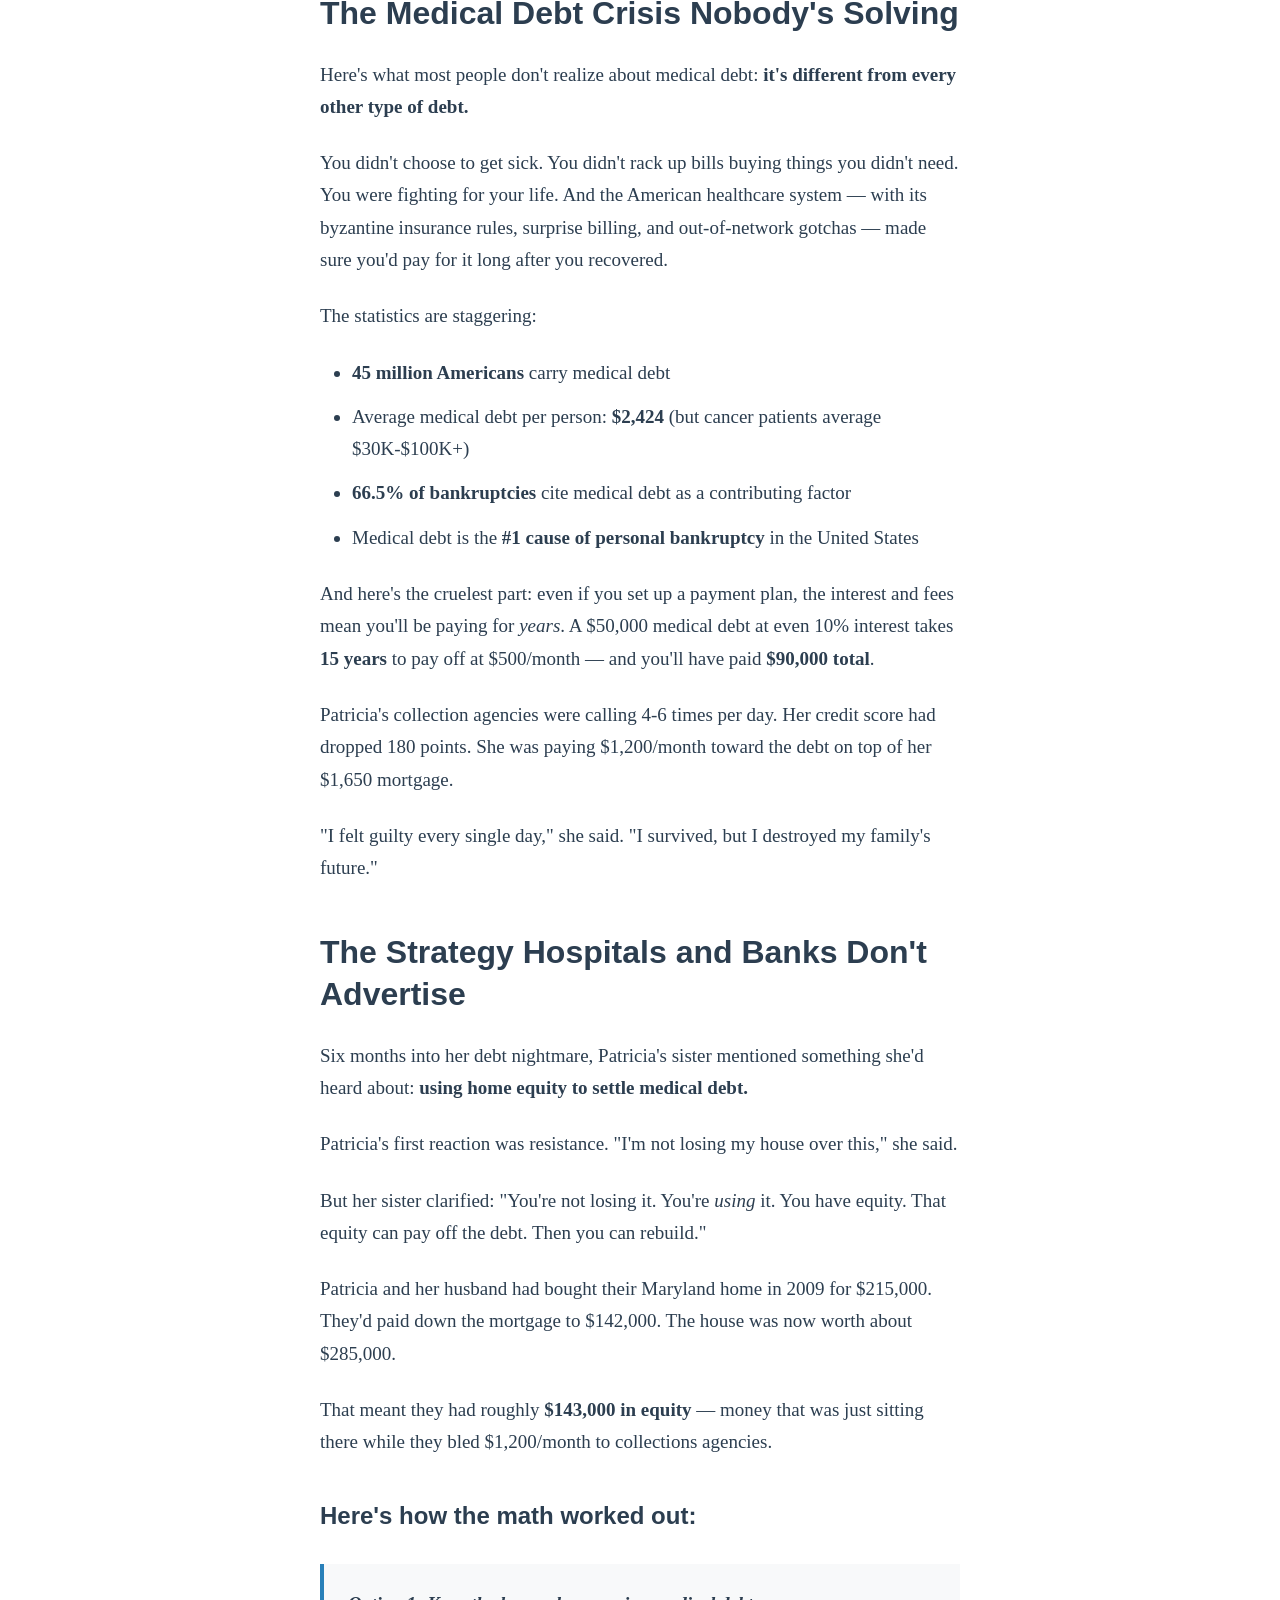
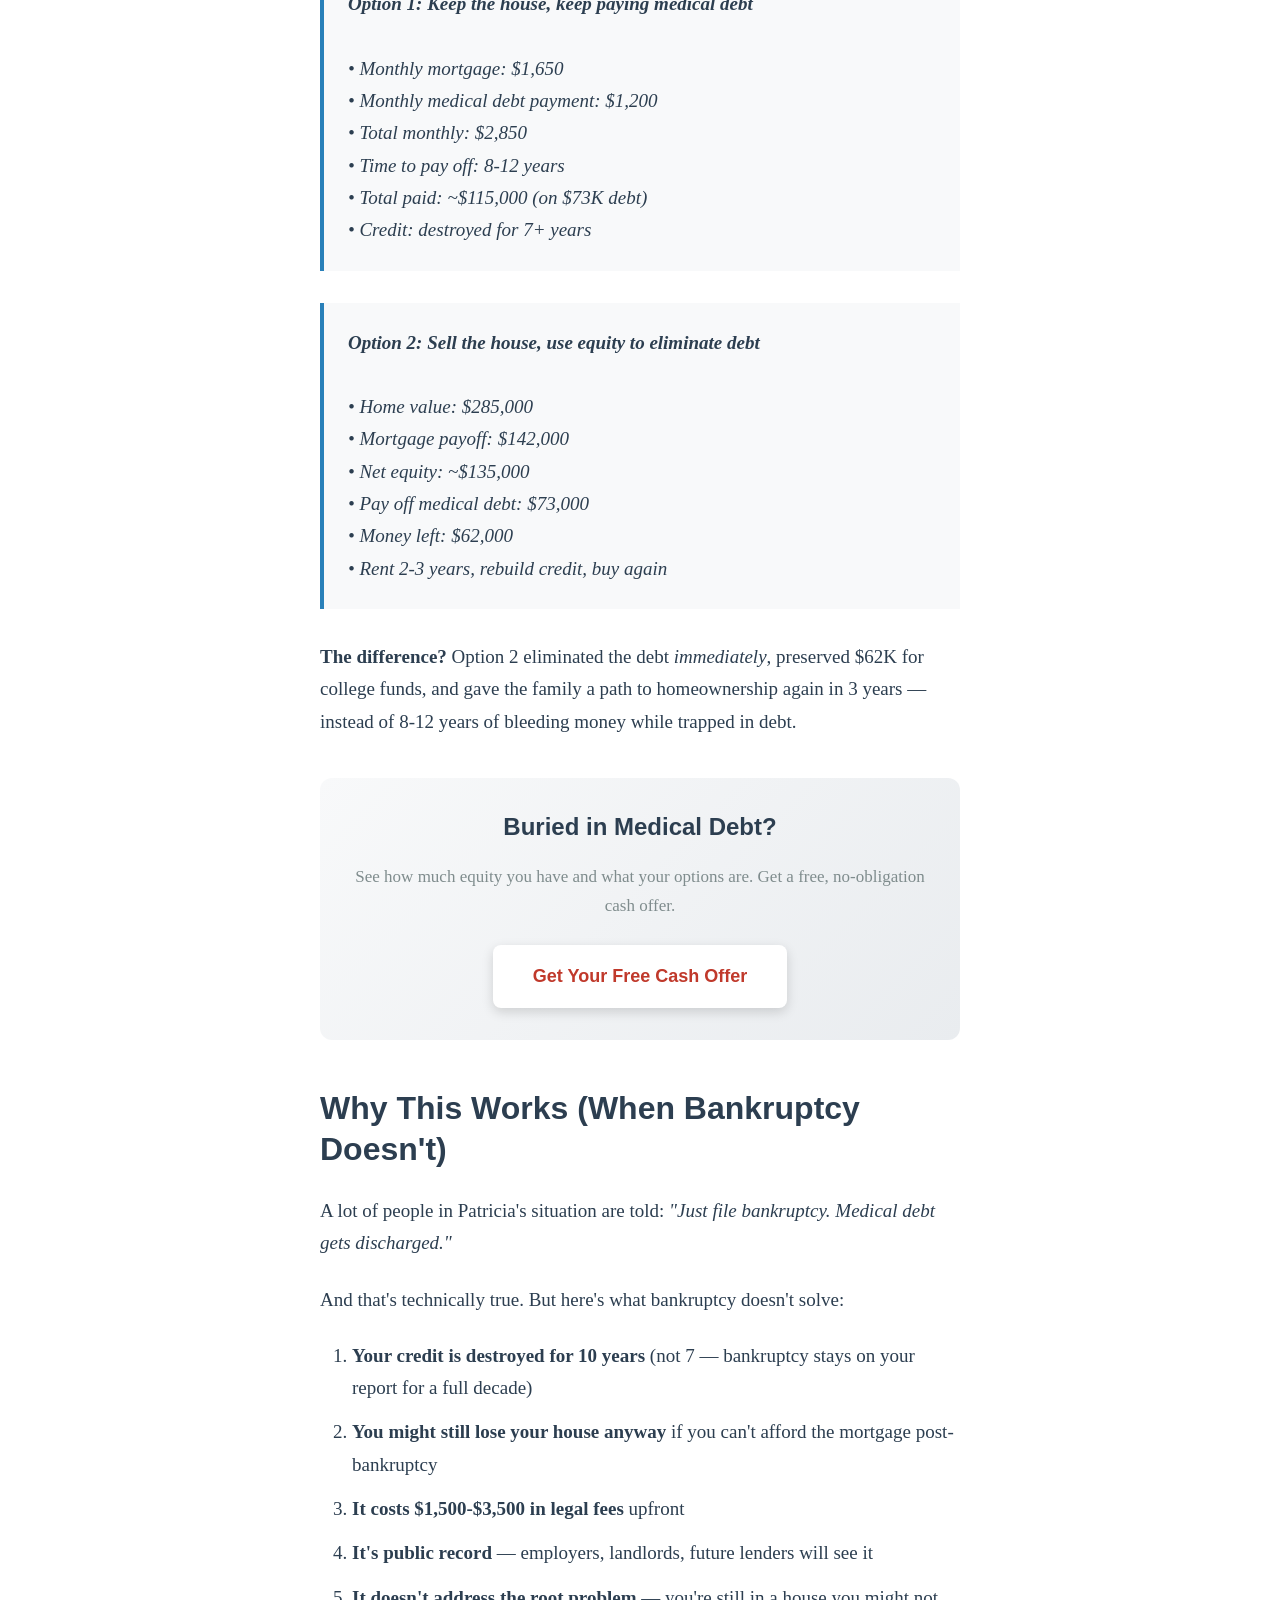
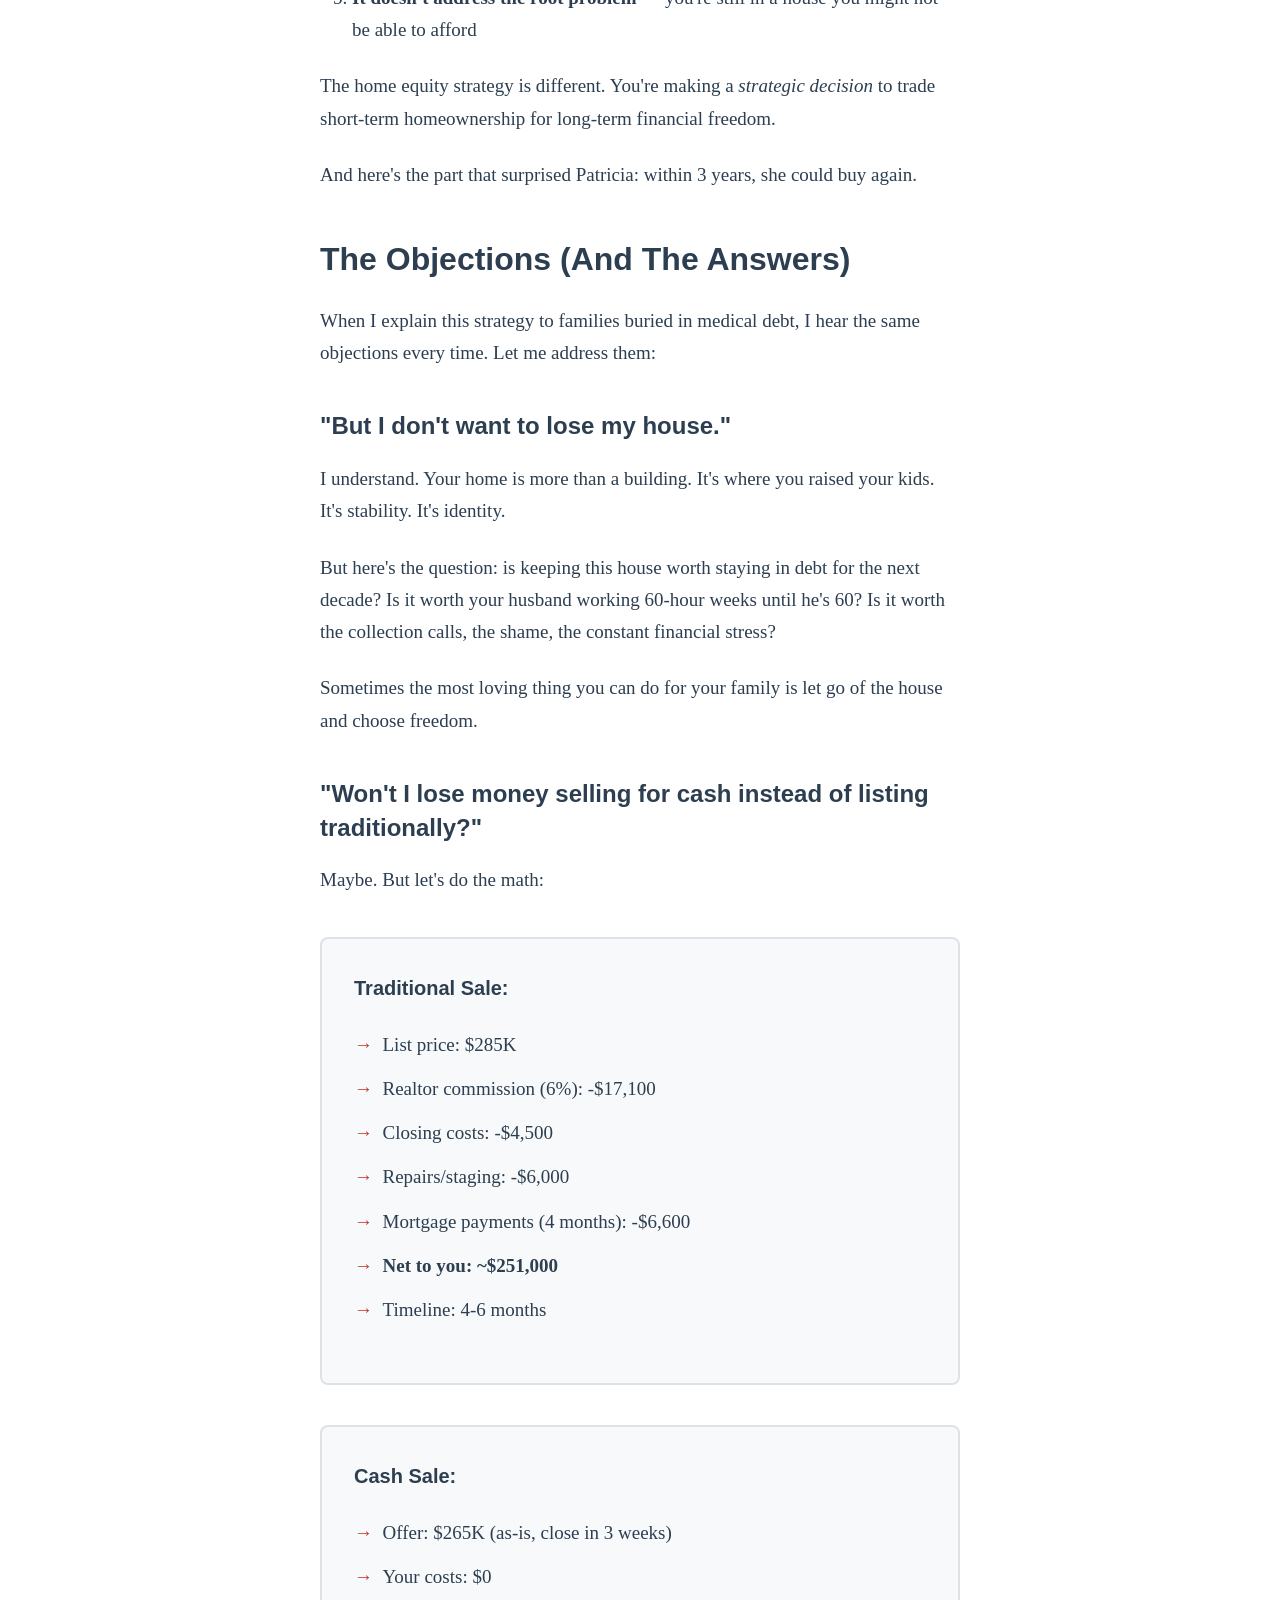
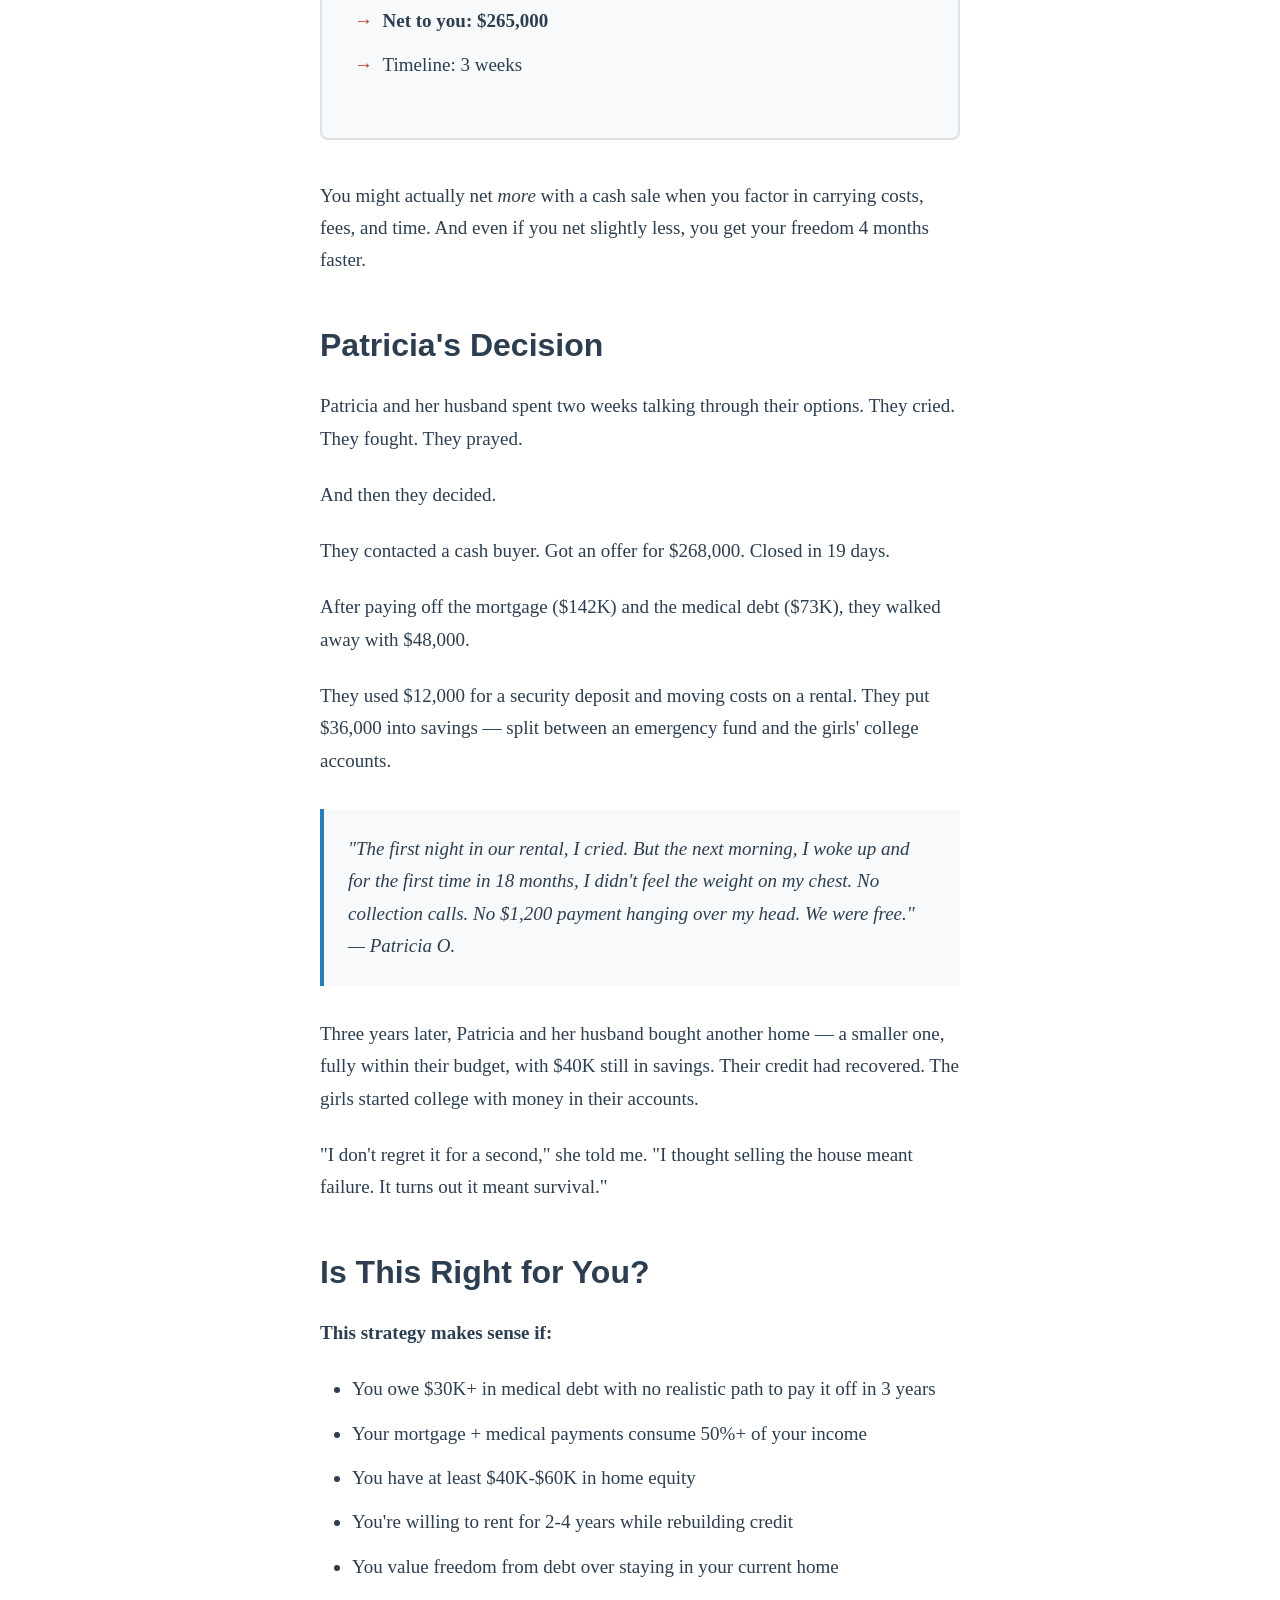
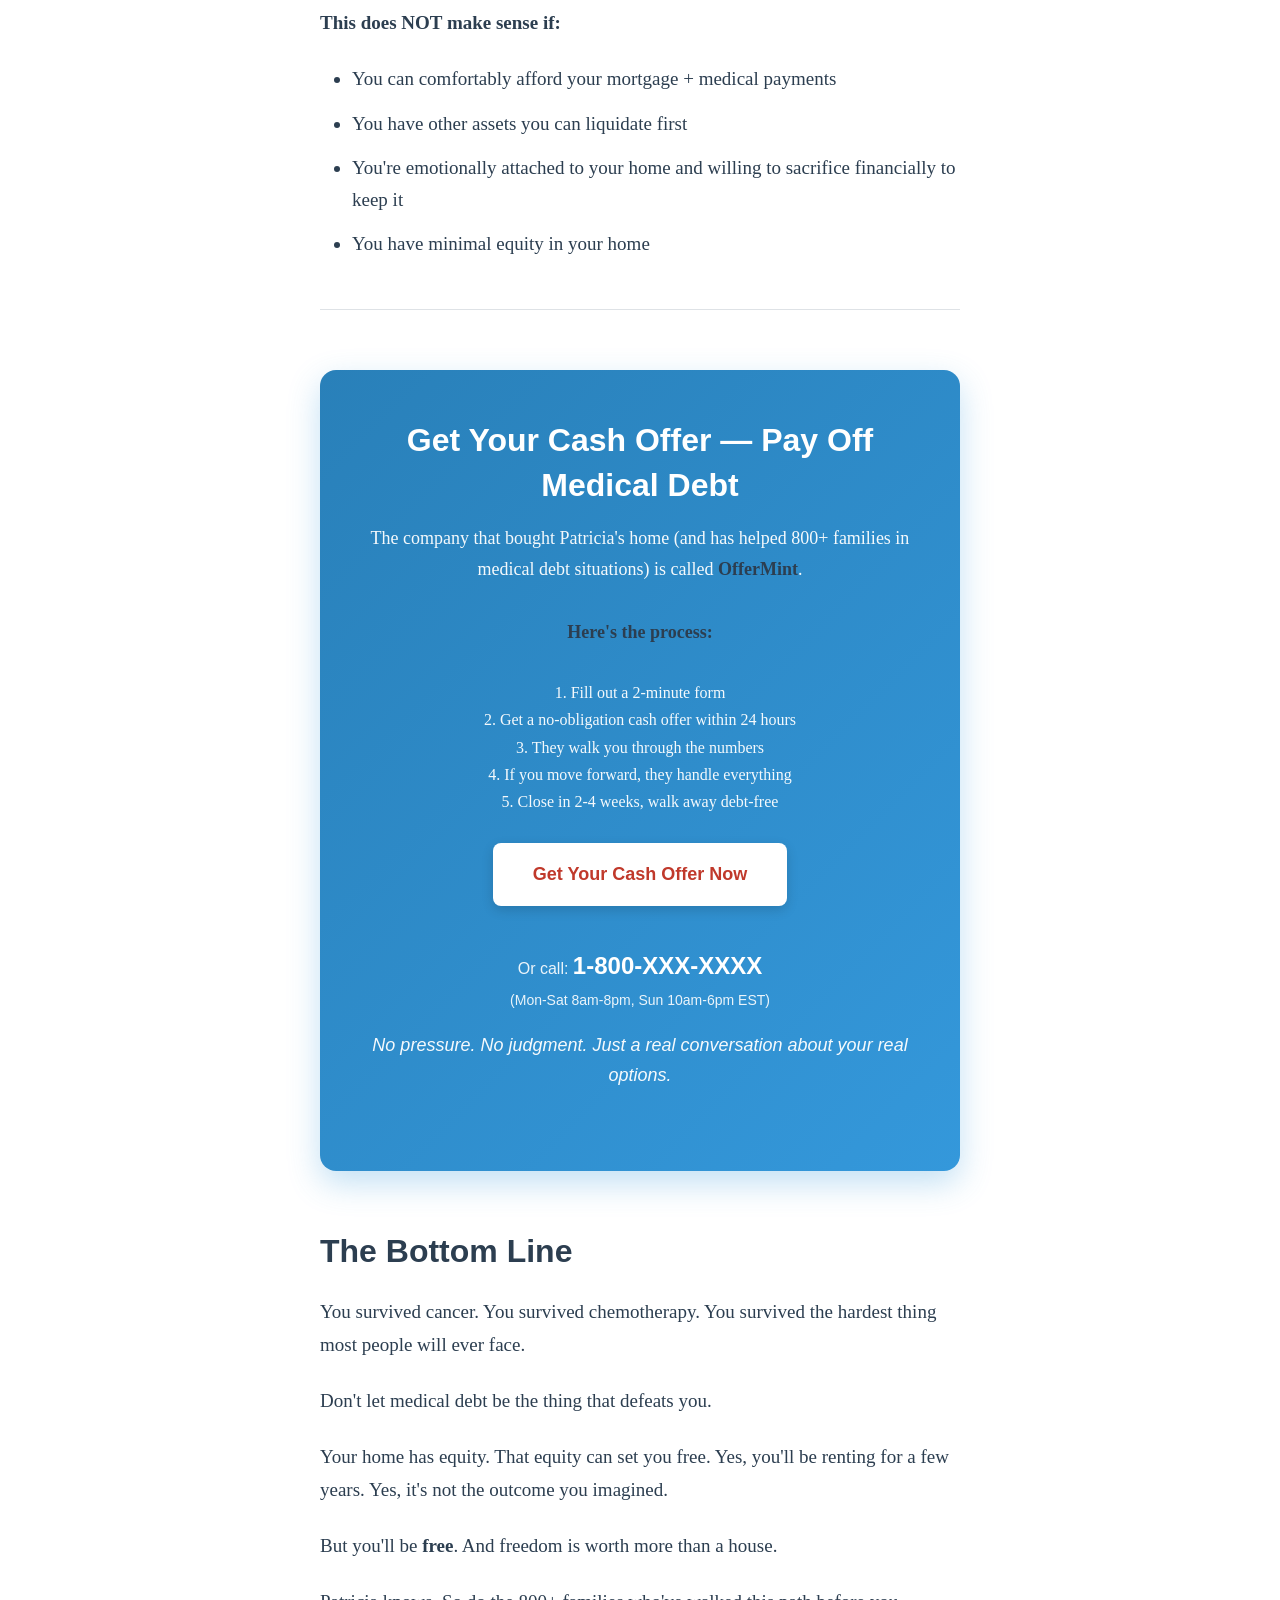
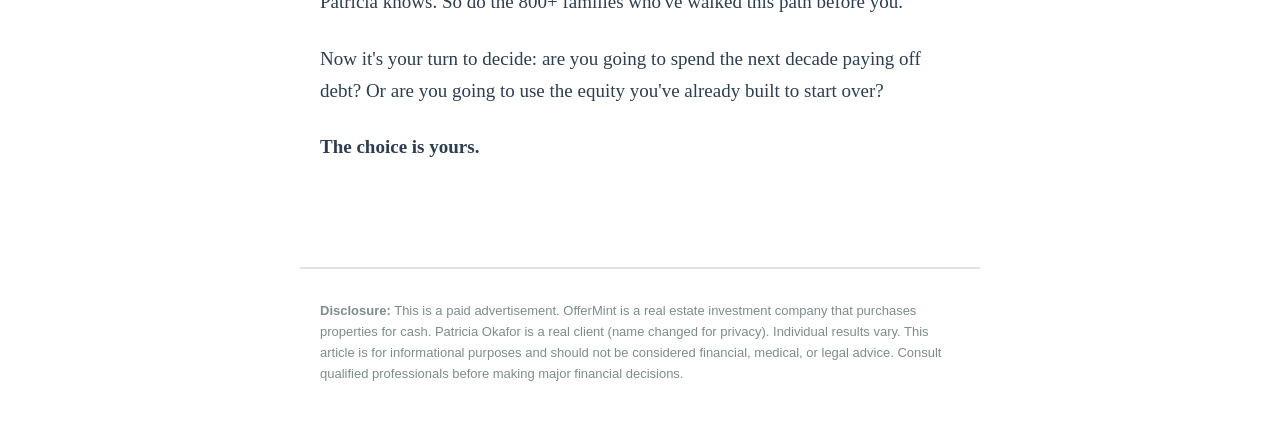
<file: medical-financial.html>
<!DOCTYPE html>
<html lang="en">
<head>
    <meta charset="UTF-8">
    <meta name="viewport" content="width=device-width, initial-scale=1.0">
    <title>The Medical Debt Escape Nobody Talks About</title>
    <meta name="description" content="Buried in medical debt after cancer treatment? Learn how families are using home equity to pay off $50K-$150K in bills and start fresh — without bankruptcy.">
    <link rel="stylesheet" href="article.css">
</head>
<body>
    <div class="ad-badge">Advertisement</div>
    <div class="back-nav"><a href="index.html">← Back to Library</a></div>

    <div class="article-header">
        <h1>The Medical Debt Escape Nobody Talks About</h1>
        <div class="byline">By Dr. Elena Ramirez | Healthcare Finance Journalist | February 16, 2026 | 6 min read</div>
    </div>

    <div class="article-content">
        <p class="lead">Patricia Okafor beat cancer. After 18 months of chemotherapy, radiation, and more hospital visits than she can count, the doctors told her what she'd been praying to hear: <strong><em>You're cancer-free.</em></strong></p>

        <p>She cried. Her husband cried. Her two teenage daughters cried.</p>

        <p>And then, three weeks later, the bills started arriving.</p>

        <p><strong>$73,000 in medical debt.</strong></p>

        <p>Her insurance covered the big-ticket items — the surgeries, most of the chemo. But what they didn't cover was brutal:</p>
        
        <div class="stats-box">
            <ul>
                <li>$12,400 in deductibles</li>
                <li>$8,700 in out-of-network specialist fees</li>
                <li>$6,200 in medications not on formulary</li>
                <li>$4,300 in hospital "facility fees"</li>
                <li>$41,400 in accumulated co-pays, lab work, imaging</li>
            </ul>
        </div>

        <p>Patricia is a dental hygienist. Her husband is a regional delivery driver. Combined, they make $87,000 a year.</p>

        <p>Before cancer, they were doing okay. Not wealthy, but stable. They had $14,000 in savings. They were contributing to their daughters' college funds.</p>

        <p>After cancer, they were drowning.</p>

        <p>"I survived the disease," Patricia told me when we spoke last month. "But the debt almost killed me anyway."</p>

        <div class="social-proof">800+ families with medical debt helped since 2020</div>

        <h2>The Medical Debt Crisis Nobody's Solving</h2>

        <p>Here's what most people don't realize about medical debt: <strong>it's different from every other type of debt.</strong></p>

        <p>You didn't choose to get sick. You didn't rack up bills buying things you didn't need. You were fighting for your life. And the American healthcare system — with its byzantine insurance rules, surprise billing, and out-of-network gotchas — made sure you'd pay for it long after you recovered.</p>

        <p>The statistics are staggering:</p>

        <ul>
            <li><strong>45 million Americans</strong> carry medical debt</li>
            <li>Average medical debt per person: <strong>$2,424</strong> (but cancer patients average $30K-$100K+)</li>
            <li><strong>66.5% of bankruptcies</strong> cite medical debt as a contributing factor</li>
            <li>Medical debt is the <strong>#1 cause of personal bankruptcy</strong> in the United States</li>
        </ul>

        <p>And here's the cruelest part: even if you set up a payment plan, the interest and fees mean you'll be paying for <em>years</em>. A $50,000 medical debt at even 10% interest takes <strong>15 years</strong> to pay off at $500/month — and you'll have paid <strong>$90,000 total</strong>.</p>

        <p>Patricia's collection agencies were calling 4-6 times per day. Her credit score had dropped 180 points. She was paying $1,200/month toward the debt on top of her $1,650 mortgage.</p>

        <p>"I felt guilty every single day," she said. "I survived, but I destroyed my family's future."</p>

        <h2>The Strategy Hospitals and Banks Don't Advertise</h2>

        <p>Six months into her debt nightmare, Patricia's sister mentioned something she'd heard about: <strong>using home equity to settle medical debt.</strong></p>

        <p>Patricia's first reaction was resistance. "I'm not losing my house over this," she said.</p>

        <p>But her sister clarified: "You're not losing it. You're <em>using</em> it. You have equity. That equity can pay off the debt. Then you can rebuild."</p>

        <p>Patricia and her husband had bought their Maryland home in 2009 for $215,000. They'd paid down the mortgage to $142,000. The house was now worth about $285,000.</p>

        <p>That meant they had roughly <strong>$143,000 in equity</strong> — money that was just sitting there while they bled $1,200/month to collections agencies.</p>

        <h3>Here's how the math worked out:</h3>

        <div class="callout blue">
            <strong>Option 1: Keep the house, keep paying medical debt</strong><br><br>
            • Monthly mortgage: $1,650<br>
            • Monthly medical debt payment: $1,200<br>
            • Total monthly: $2,850<br>
            • Time to pay off: 8-12 years<br>
            • Total paid: ~$115,000 (on $73K debt)<br>
            • Credit: destroyed for 7+ years
        </div>

        <div class="callout blue">
            <strong>Option 2: Sell the house, use equity to eliminate debt</strong><br><br>
            • Home value: $285,000<br>
            • Mortgage payoff: $142,000<br>
            • Net equity: ~$135,000<br>
            • Pay off medical debt: $73,000<br>
            • Money left: $62,000<br>
            • Rent 2-3 years, rebuild credit, buy again
        </div>

        <p><strong>The difference?</strong> Option 2 eliminated the debt <em>immediately</em>, preserved $62K for college funds, and gave the family a path to homeownership again in 3 years — instead of 8-12 years of bleeding money while trapped in debt.</p>

        <div class="cta-soft">
            <h3>Buried in Medical Debt?</h3>
            <p>See how much equity you have and what your options are. Get a free, no-obligation cash offer.</p>
            <a href="#cta-form" class="btn btn-primary">Get Your Free Cash Offer</a>
        </div>

        <h2>Why This Works (When Bankruptcy Doesn't)</h2>

        <p>A lot of people in Patricia's situation are told: <em>"Just file bankruptcy. Medical debt gets discharged."</em></p>

        <p>And that's technically true. But here's what bankruptcy doesn't solve:</p>

        <ol>
            <li><strong>Your credit is destroyed for 10 years</strong> (not 7 — bankruptcy stays on your report for a full decade)</li>
            <li><strong>You might still lose your house anyway</strong> if you can't afford the mortgage post-bankruptcy</li>
            <li><strong>It costs $1,500-$3,500 in legal fees</strong> upfront</li>
            <li><strong>It's public record</strong> — employers, landlords, future lenders will see it</li>
            <li><strong>It doesn't address the root problem</strong> — you're still in a house you might not be able to afford</li>
        </ol>

        <p>The home equity strategy is different. You're making a <em>strategic decision</em> to trade short-term homeownership for long-term financial freedom.</p>

        <p>And here's the part that surprised Patricia: within 3 years, she could buy again.</p>

        <h2>The Objections (And The Answers)</h2>

        <p>When I explain this strategy to families buried in medical debt, I hear the same objections every time. Let me address them:</p>

        <h3>"But I don't want to lose my house."</h3>

        <p>I understand. Your home is more than a building. It's where you raised your kids. It's stability. It's identity.</p>

        <p>But here's the question: is keeping this house worth staying in debt for the next decade? Is it worth your husband working 60-hour weeks until he's 60? Is it worth the collection calls, the shame, the constant financial stress?</p>

        <p>Sometimes the most loving thing you can do for your family is let go of the house and choose freedom.</p>

        <h3>"Won't I lose money selling for cash instead of listing traditionally?"</h3>

        <p>Maybe. But let's do the math:</p>

        <div class="stats-box">
            <h4>Traditional Sale:</h4>
            <ul>
                <li>List price: $285K</li>
                <li>Realtor commission (6%): -$17,100</li>
                <li>Closing costs: -$4,500</li>
                <li>Repairs/staging: -$6,000</li>
                <li>Mortgage payments (4 months): -$6,600</li>
                <li><strong>Net to you: ~$251,000</strong></li>
                <li>Timeline: 4-6 months</li>
            </ul>
        </div>

        <div class="stats-box">
            <h4>Cash Sale:</h4>
            <ul>
                <li>Offer: $265K (as-is, close in 3 weeks)</li>
                <li>Your costs: $0</li>
                <li><strong>Net to you: $265,000</strong></li>
                <li>Timeline: 3 weeks</li>
            </ul>
        </div>

        <p>You might actually net <em>more</em> with a cash sale when you factor in carrying costs, fees, and time. And even if you net slightly less, you get your freedom 4 months faster.</p>

        <h2>Patricia's Decision</h2>

        <p>Patricia and her husband spent two weeks talking through their options. They cried. They fought. They prayed.</p>

        <p>And then they decided.</p>

        <p>They contacted a cash buyer. Got an offer for $268,000. Closed in 19 days.</p>

        <p>After paying off the mortgage ($142K) and the medical debt ($73K), they walked away with $48,000.</p>

        <p>They used $12,000 for a security deposit and moving costs on a rental. They put $36,000 into savings — split between an emergency fund and the girls' college accounts.</p>

        <div class="callout blue">
            "The first night in our rental, I cried. But the next morning, I woke up and for the first time in 18 months, I didn't feel the weight on my chest. No collection calls. No $1,200 payment hanging over my head. We were free." — Patricia O.
        </div>

        <p>Three years later, Patricia and her husband bought another home — a smaller one, fully within their budget, with $40K still in savings. Their credit had recovered. The girls started college with money in their accounts.</p>

        <p>"I don't regret it for a second," she told me. "I thought selling the house meant failure. It turns out it meant survival."</p>

        <h2>Is This Right for You?</h2>

        <p><strong>This strategy makes sense if:</strong></p>
        <ul>
            <li>You owe $30K+ in medical debt with no realistic path to pay it off in 3 years</li>
            <li>Your mortgage + medical payments consume 50%+ of your income</li>
            <li>You have at least $40K-$60K in home equity</li>
            <li>You're willing to rent for 2-4 years while rebuilding credit</li>
            <li>You value freedom from debt over staying in your current home</li>
        </ul>

        <p><strong>This does NOT make sense if:</strong></p>
        <ul>
            <li>You can comfortably afford your mortgage + medical payments</li>
            <li>You have other assets you can liquidate first</li>
            <li>You're emotionally attached to your home and willing to sacrifice financially to keep it</li>
            <li>You have minimal equity in your home</li>
        </ul>

        <div class="divider"></div>

        <!-- PRIMARY CTA -->
        <div class="cta-primary blue" id="cta-form">
            <h3>Get Your Cash Offer — Pay Off Medical Debt</h3>
            <p>The company that bought Patricia's home (and has helped 800+ families in medical debt situations) is called <strong>OfferMint</strong>.</p>
            
            <p><strong>Here's the process:</strong></p>
            <p style="font-size: 16px; margin: 20px 0;">
                1. Fill out a 2-minute form<br>
                2. Get a no-obligation cash offer within 24 hours<br>
                3. They walk you through the numbers<br>
                4. If you move forward, they handle everything<br>
                5. Close in 2-4 weeks, walk away debt-free
            </p>

            <a href="https://www.offermint.com" class="btn btn-primary" style="margin: 8px;">Get Your Cash Offer Now</a>

            <div class="phone-cta">
                Or call: <a href="tel:1-800-000-0000" class="phone-number">1-800-XXX-XXXX</a><br>
                <span style="font-size: 14px;">(Mon-Sat 8am-8pm, Sun 10am-6pm EST)</span>
            </div>

            <p class="urgency-text">No pressure. No judgment. Just a real conversation about your real options.</p>
        </div>

        <h2>The Bottom Line</h2>

        <p>You survived cancer. You survived chemotherapy. You survived the hardest thing most people will ever face.</p>

        <p>Don't let medical debt be the thing that defeats you.</p>

        <p>Your home has equity. That equity can set you free. Yes, you'll be renting for a few years. Yes, it's not the outcome you imagined.</p>

        <p>But you'll be <strong>free</strong>. And freedom is worth more than a house.</p>

        <p>Patricia knows. So do the 800+ families who've walked this path before you.</p>

        <p>Now it's your turn to decide: are you going to spend the next decade paying off debt? Or are you going to use the equity you've already built to start over?</p>

        <p><strong>The choice is yours.</strong></p>
    </div>

    <div class="disclosure">
        <p><strong>Disclosure:</strong> This is a paid advertisement. OfferMint is a real estate investment company that purchases properties for cash. Patricia Okafor is a real client (name changed for privacy). Individual results vary. This article is for informational purposes and should not be considered financial, medical, or legal advice. Consult qualified professionals before making major financial decisions.</p>
    </div>

    <!-- Sticky Mobile CTA -->
    <div class="sticky-cta">
        <a href="https://www.offermint.com" class="btn btn-primary">Get Your Free Cash Offer</a>
    </div>
</body>
</html>
</file>
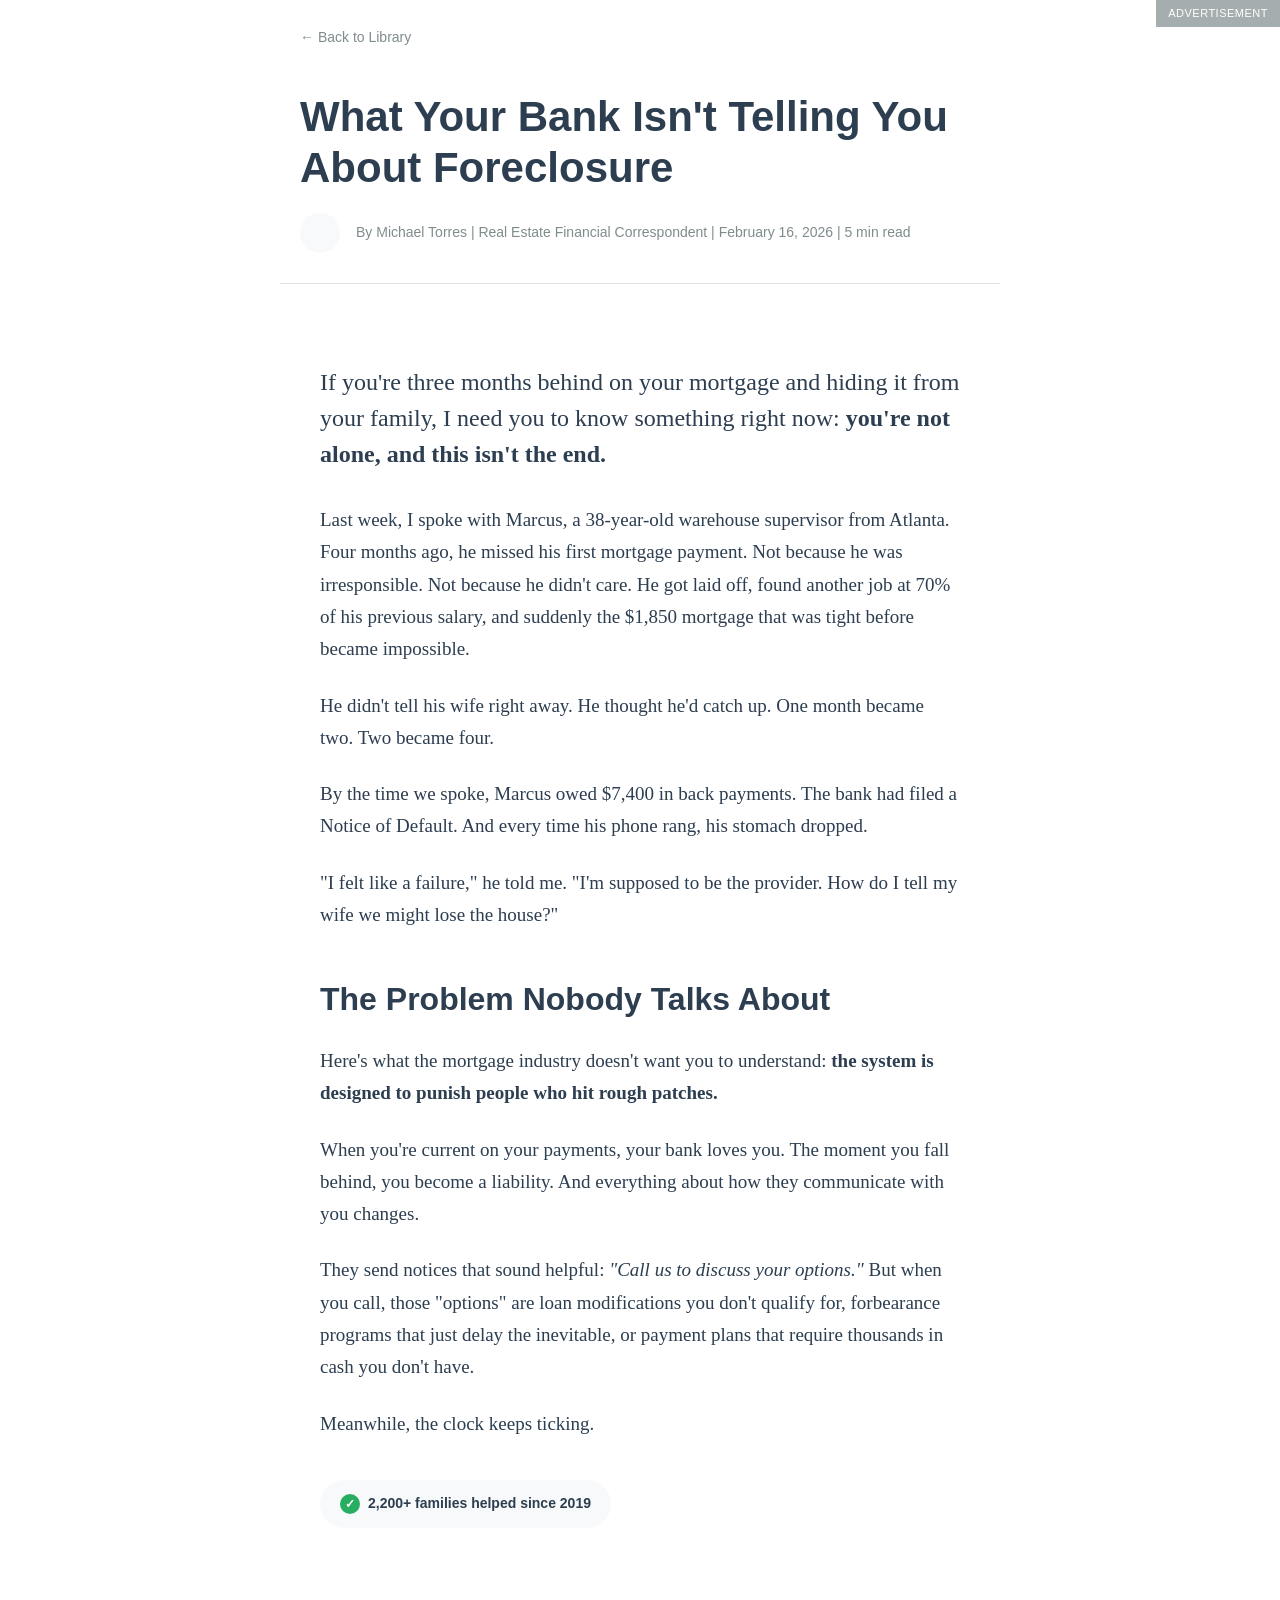
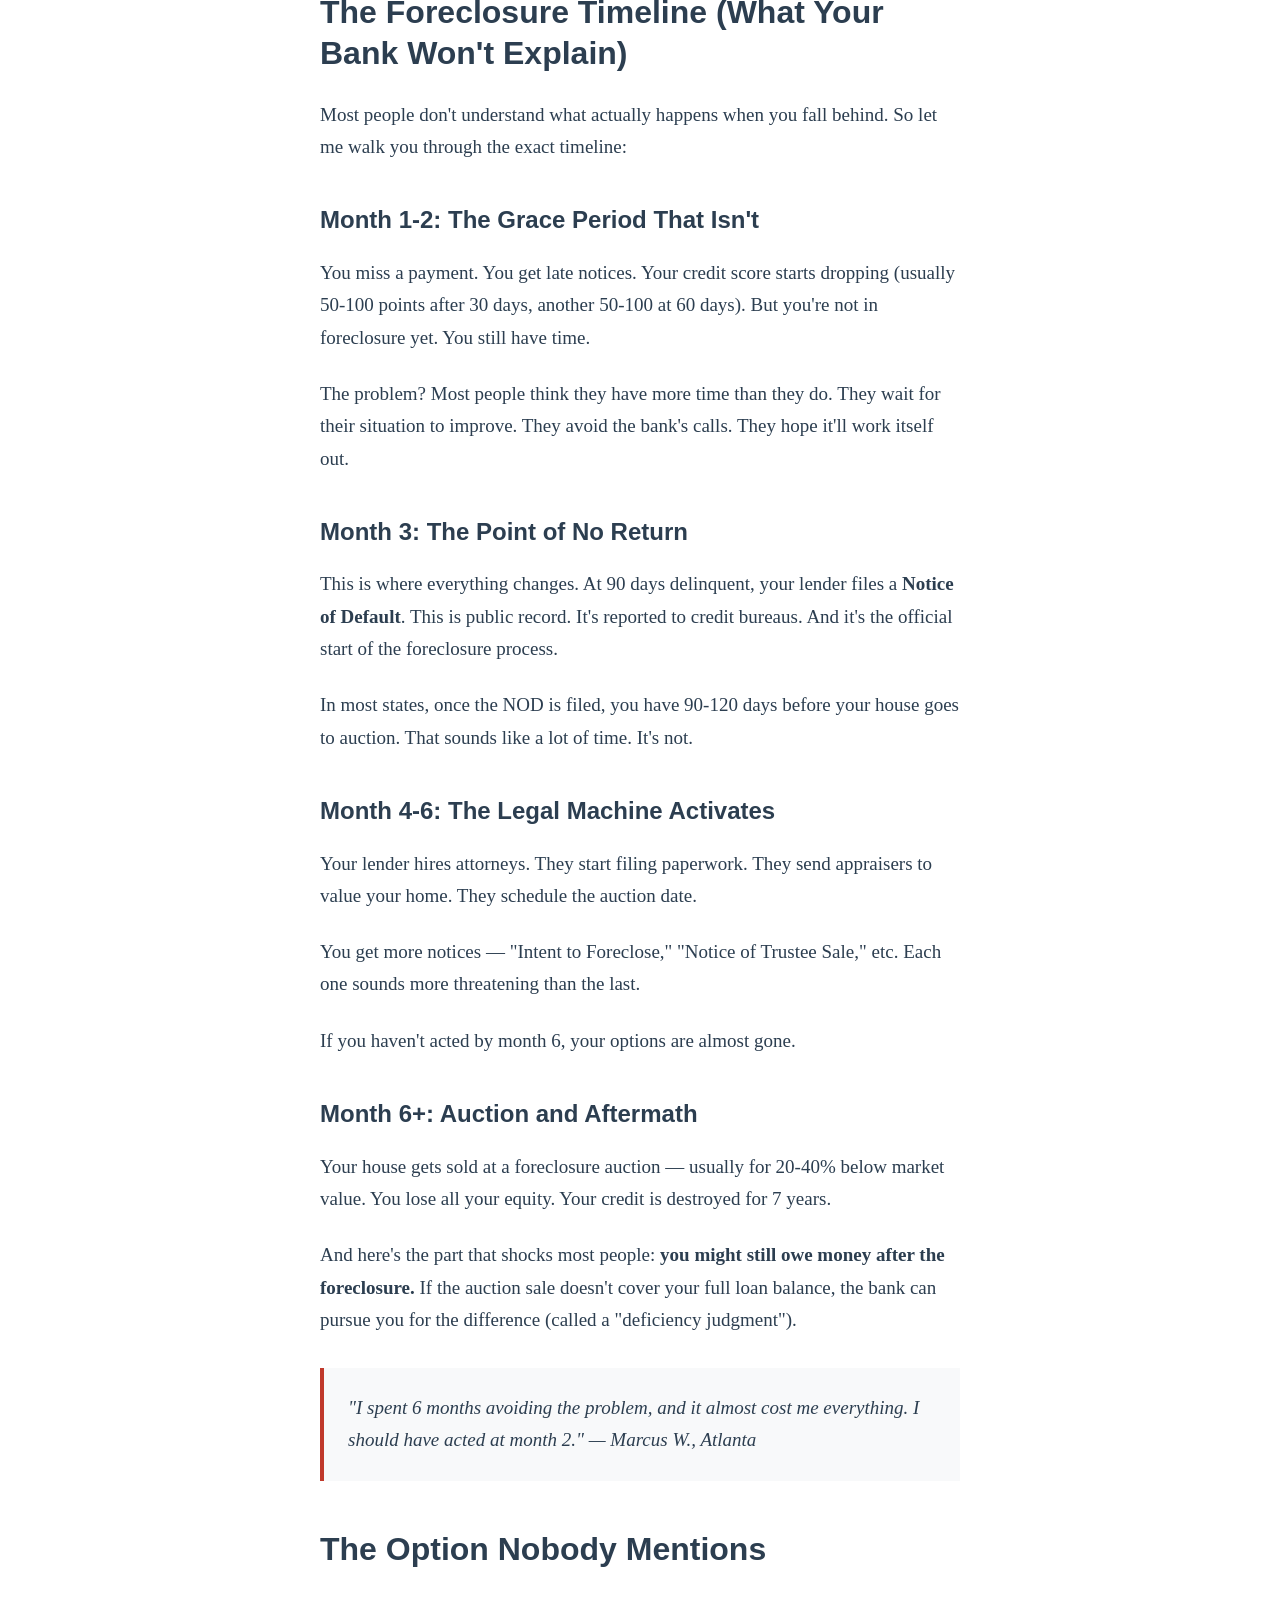
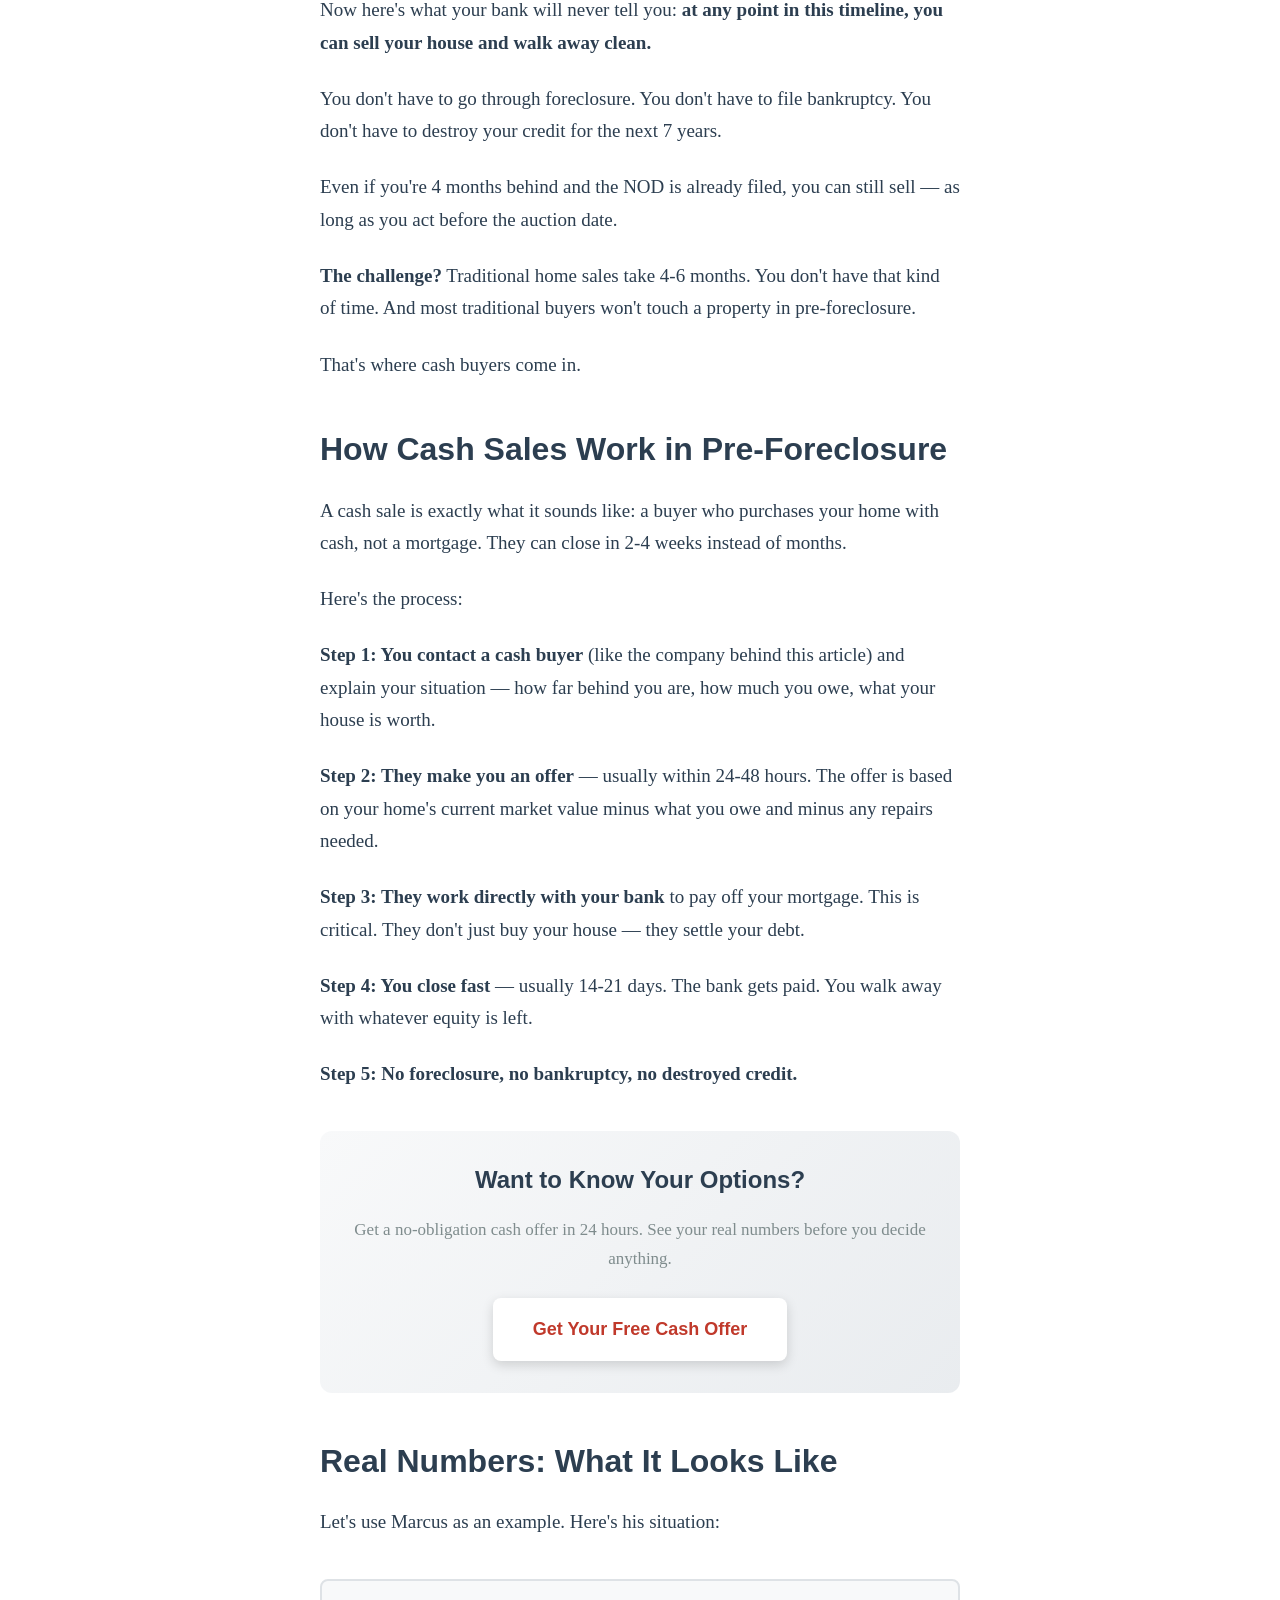
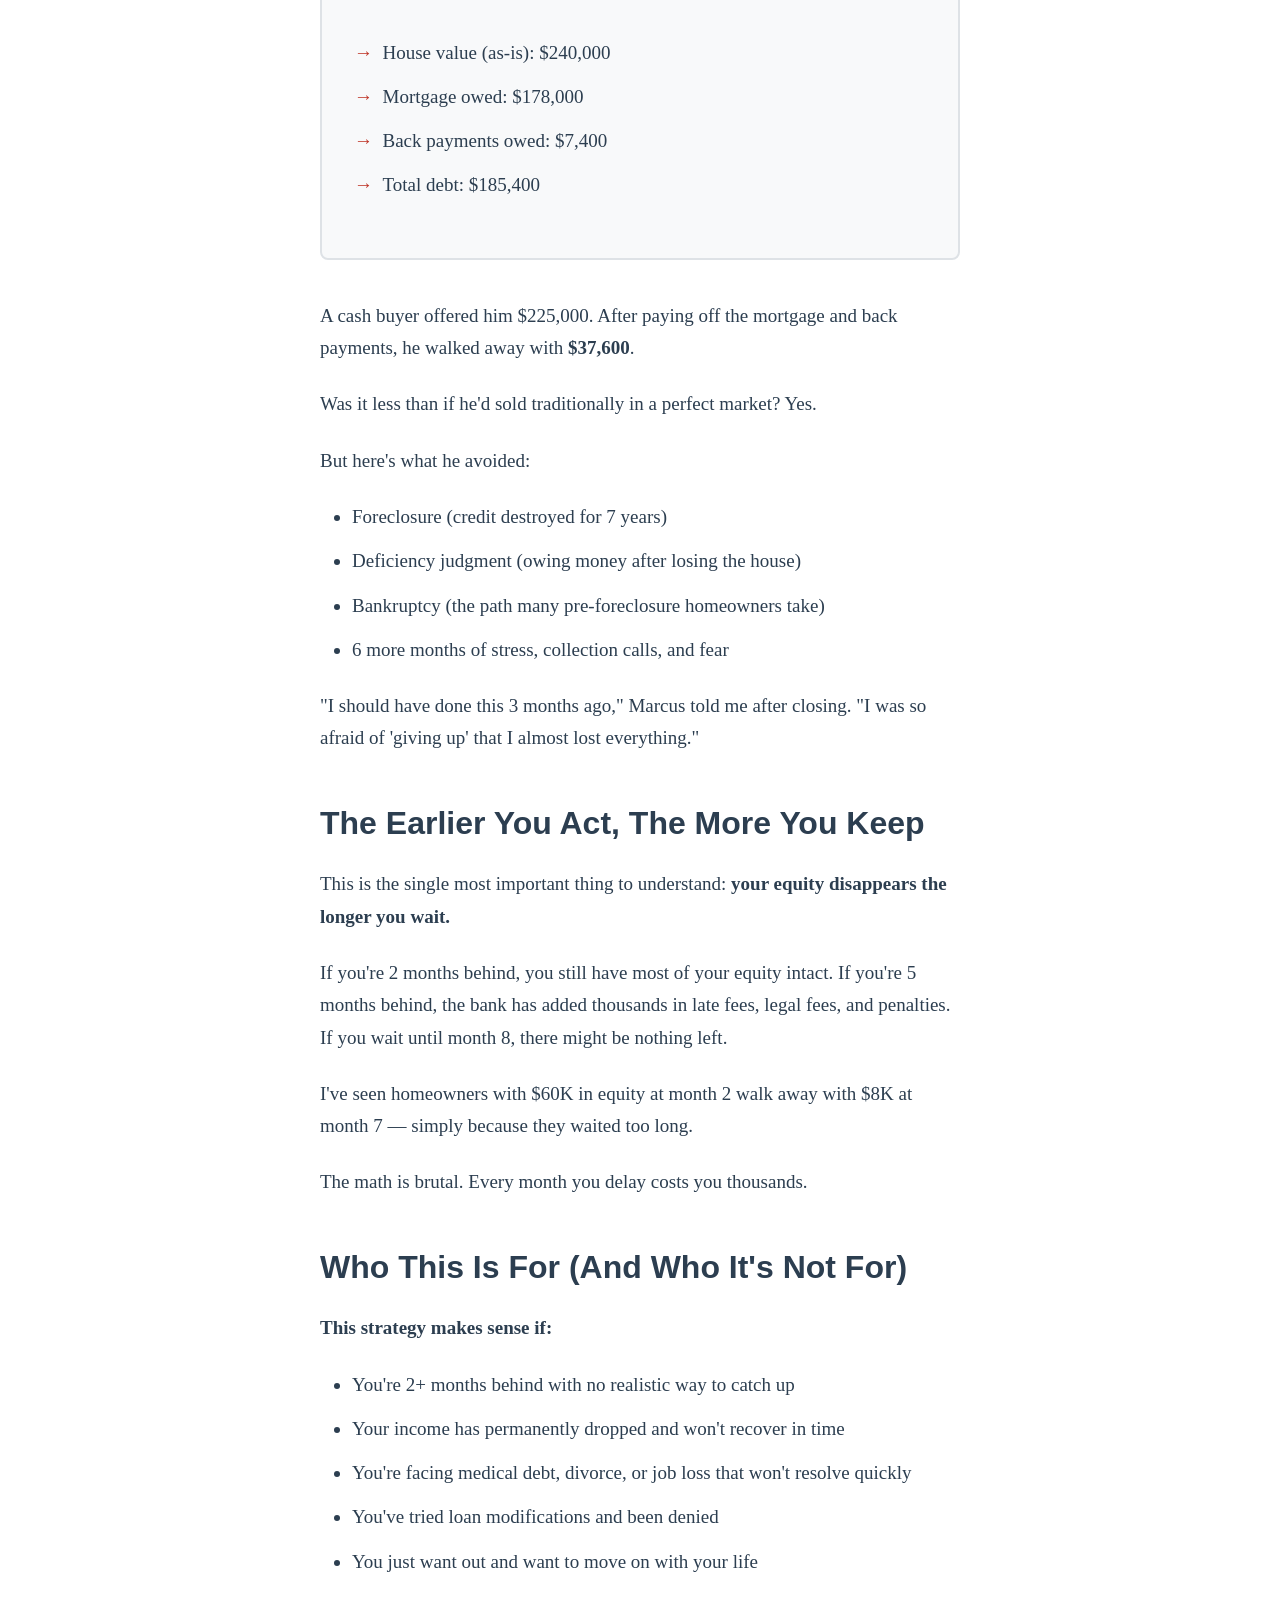
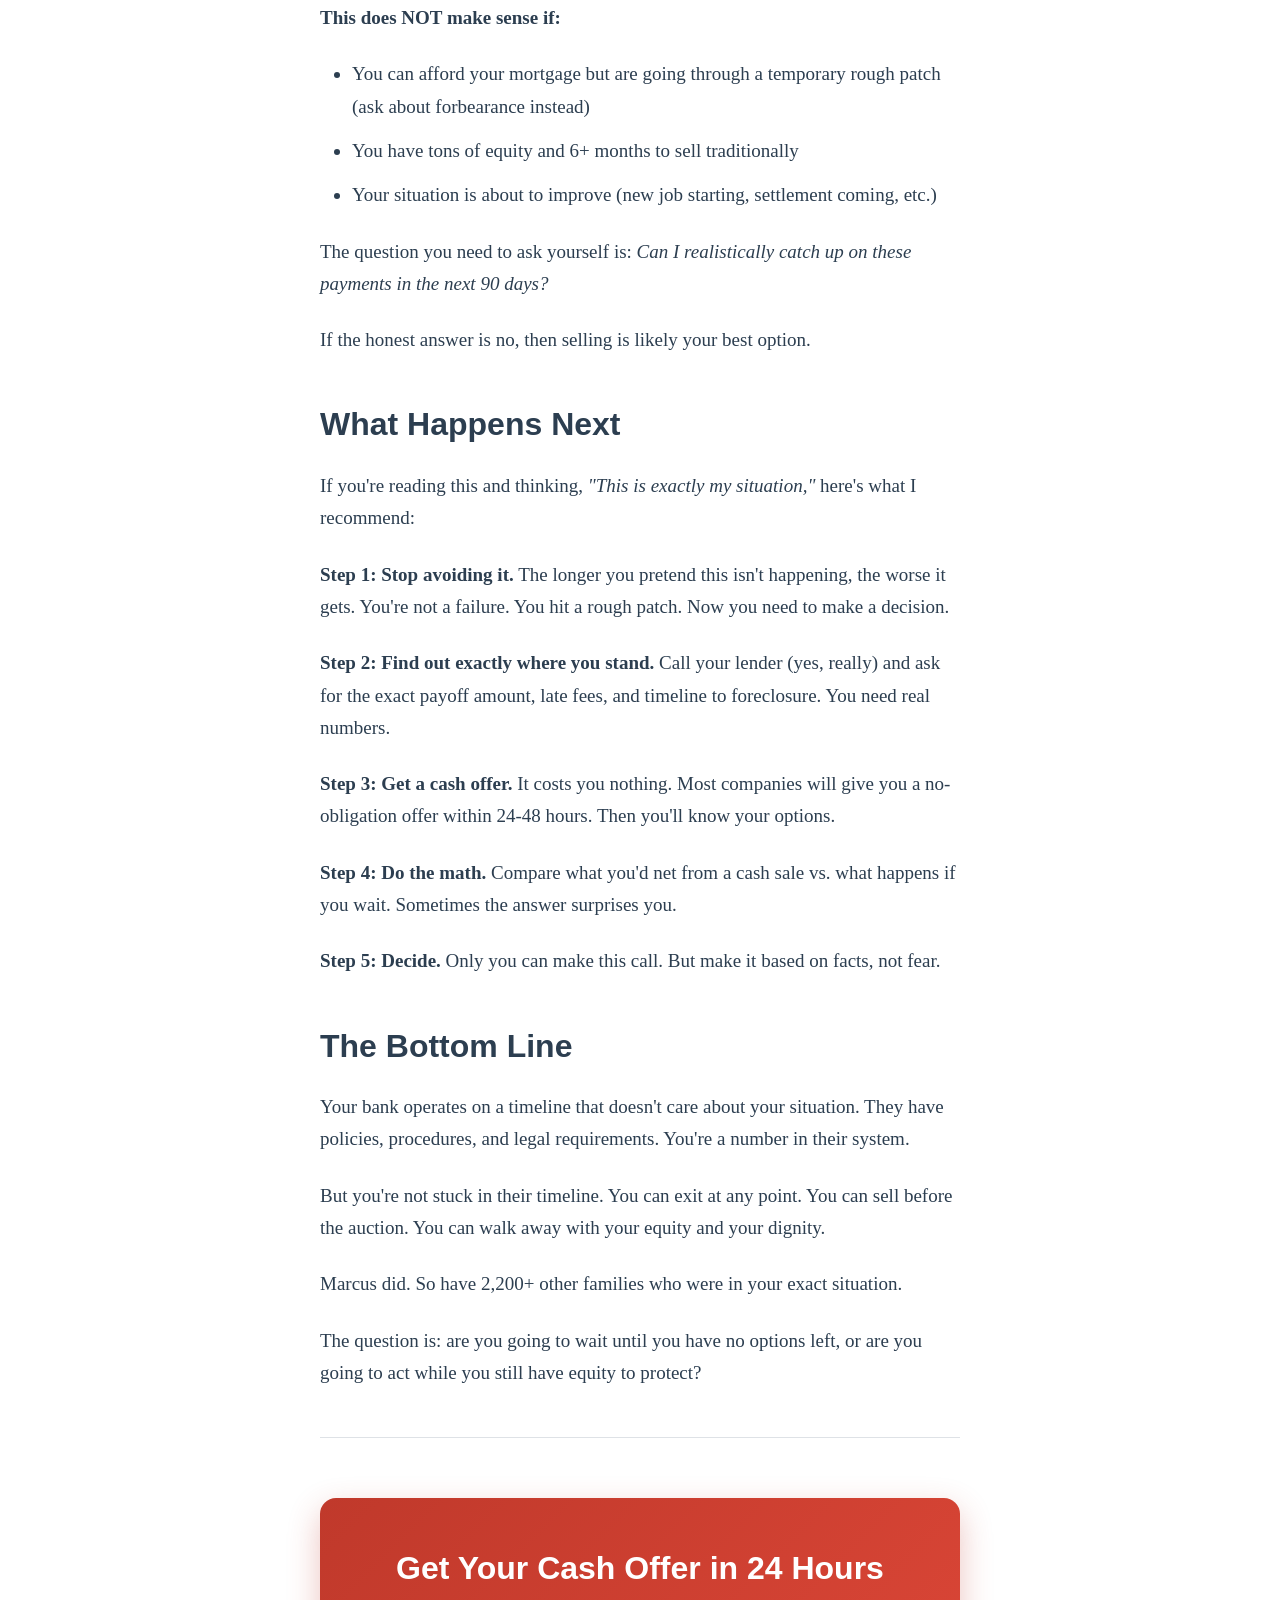
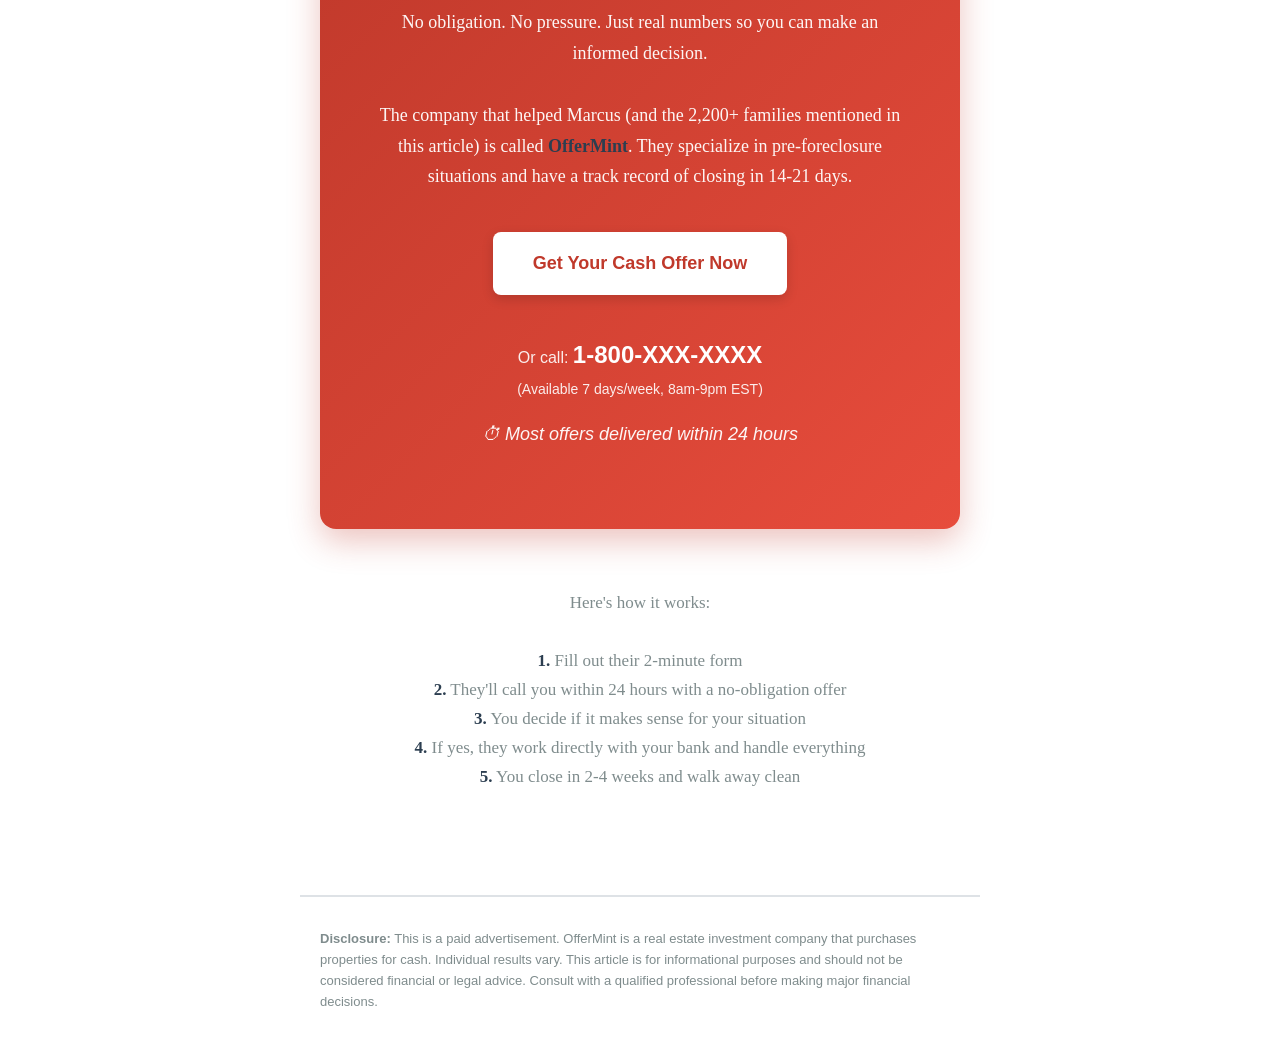
<file: pre-foreclosure.html>
<!DOCTYPE html>
<html lang="en">
<head>
    <meta charset="UTF-8">
    <meta name="viewport" content="width=device-width, initial-scale=1.0">
    <title>What Your Bank Isn't Telling You About Foreclosure</title>
    <meta name="description" content="Behind on your mortgage? Learn what happens at each stage of foreclosure — and the exit strategy banks don't want you to know about.">
    <link rel="stylesheet" href="article.css">
</head>
<body>
    <div class="ad-badge">Advertisement</div>
    <div class="back-nav"><a href="index.html">← Back to Library</a></div>

    <div class="article-header">
        <h1>What Your Bank Isn't Telling You About Foreclosure</h1>
        <div class="byline">By Michael Torres | Real Estate Financial Correspondent | February 16, 2026 | 5 min read</div>
    </div>

    <div class="article-content">
        <p class="lead">If you're three months behind on your mortgage and hiding it from your family, I need you to know something right now: <strong>you're not alone, and this isn't the end.</strong></p>

        <p>Last week, I spoke with Marcus, a 38-year-old warehouse supervisor from Atlanta. Four months ago, he missed his first mortgage payment. Not because he was irresponsible. Not because he didn't care. He got laid off, found another job at 70% of his previous salary, and suddenly the $1,850 mortgage that was tight before became impossible.</p>

        <p>He didn't tell his wife right away. He thought he'd catch up. One month became two. Two became four.</p>

        <p>By the time we spoke, Marcus owed $7,400 in back payments. The bank had filed a Notice of Default. And every time his phone rang, his stomach dropped.</p>

        <p>"I felt like a failure," he told me. "I'm supposed to be the provider. How do I tell my wife we might lose the house?"</p>

        <h2>The Problem Nobody Talks About</h2>

        <p>Here's what the mortgage industry doesn't want you to understand: <strong>the system is designed to punish people who hit rough patches.</strong></p>

        <p>When you're current on your payments, your bank loves you. The moment you fall behind, you become a liability. And everything about how they communicate with you changes.</p>

        <p>They send notices that sound helpful: <em>"Call us to discuss your options."</em> But when you call, those "options" are loan modifications you don't qualify for, forbearance programs that just delay the inevitable, or payment plans that require thousands in cash you don't have.</p>

        <p>Meanwhile, the clock keeps ticking.</p>

        <div class="social-proof">2,200+ families helped since 2019</div>

        <h2>The Foreclosure Timeline (What Your Bank Won't Explain)</h2>

        <p>Most people don't understand what actually happens when you fall behind. So let me walk you through the exact timeline:</p>

        <h3>Month 1-2: The Grace Period That Isn't</h3>

        <p>You miss a payment. You get late notices. Your credit score starts dropping (usually 50-100 points after 30 days, another 50-100 at 60 days). But you're not in foreclosure yet. You still have time.</p>

        <p>The problem? Most people think they have more time than they do. They wait for their situation to improve. They avoid the bank's calls. They hope it'll work itself out.</p>

        <h3>Month 3: The Point of No Return</h3>

        <p>This is where everything changes. At 90 days delinquent, your lender files a <strong>Notice of Default</strong>. This is public record. It's reported to credit bureaus. And it's the official start of the foreclosure process.</p>

        <p>In most states, once the NOD is filed, you have 90-120 days before your house goes to auction. That sounds like a lot of time. It's not.</p>

        <h3>Month 4-6: The Legal Machine Activates</h3>

        <p>Your lender hires attorneys. They start filing paperwork. They send appraisers to value your home. They schedule the auction date.</p>

        <p>You get more notices — "Intent to Foreclose," "Notice of Trustee Sale," etc. Each one sounds more threatening than the last.</p>

        <p>If you haven't acted by month 6, your options are almost gone.</p>

        <h3>Month 6+: Auction and Aftermath</h3>

        <p>Your house gets sold at a foreclosure auction — usually for 20-40% below market value. You lose all your equity. Your credit is destroyed for 7 years.</p>

        <p>And here's the part that shocks most people: <strong>you might still owe money after the foreclosure.</strong> If the auction sale doesn't cover your full loan balance, the bank can pursue you for the difference (called a "deficiency judgment").</p>

        <div class="callout">
            "I spent 6 months avoiding the problem, and it almost cost me everything. I should have acted at month 2." — Marcus W., Atlanta
        </div>

        <h2>The Option Nobody Mentions</h2>

        <p>Now here's what your bank will never tell you: <strong>at any point in this timeline, you can sell your house and walk away clean.</strong></p>

        <p>You don't have to go through foreclosure. You don't have to file bankruptcy. You don't have to destroy your credit for the next 7 years.</p>

        <p>Even if you're 4 months behind and the NOD is already filed, you can still sell — as long as you act before the auction date.</p>

        <p><strong>The challenge?</strong> Traditional home sales take 4-6 months. You don't have that kind of time. And most traditional buyers won't touch a property in pre-foreclosure.</p>

        <p>That's where cash buyers come in.</p>

        <h2>How Cash Sales Work in Pre-Foreclosure</h2>

        <p>A cash sale is exactly what it sounds like: a buyer who purchases your home with cash, not a mortgage. They can close in 2-4 weeks instead of months.</p>

        <p>Here's the process:</p>

        <p><strong>Step 1: You contact a cash buyer</strong> (like the company behind this article) and explain your situation — how far behind you are, how much you owe, what your house is worth.</p>

        <p><strong>Step 2: They make you an offer</strong> — usually within 24-48 hours. The offer is based on your home's current market value minus what you owe and minus any repairs needed.</p>

        <p><strong>Step 3: They work directly with your bank</strong> to pay off your mortgage. This is critical. They don't just buy your house — they settle your debt.</p>

        <p><strong>Step 4: You close fast</strong> — usually 14-21 days. The bank gets paid. You walk away with whatever equity is left.</p>

        <p><strong>Step 5: No foreclosure, no bankruptcy, no destroyed credit.</strong></p>

        <div class="cta-soft">
            <h3>Want to Know Your Options?</h3>
            <p>Get a no-obligation cash offer in 24 hours. See your real numbers before you decide anything.</p>
            <a href="#cta-form" class="btn btn-primary">Get Your Free Cash Offer</a>
        </div>

        <h2>Real Numbers: What It Looks Like</h2>

        <p>Let's use Marcus as an example. Here's his situation:</p>

        <div class="stats-box">
            <ul>
                <li>House value (as-is): $240,000</li>
                <li>Mortgage owed: $178,000</li>
                <li>Back payments owed: $7,400</li>
                <li>Total debt: $185,400</li>
            </ul>
        </div>

        <p>A cash buyer offered him $225,000. After paying off the mortgage and back payments, he walked away with <strong>$37,600</strong>.</p>

        <p>Was it less than if he'd sold traditionally in a perfect market? Yes.</p>

        <p>But here's what he avoided:</p>
        <ul>
            <li>Foreclosure (credit destroyed for 7 years)</li>
            <li>Deficiency judgment (owing money after losing the house)</li>
            <li>Bankruptcy (the path many pre-foreclosure homeowners take)</li>
            <li>6 more months of stress, collection calls, and fear</li>
        </ul>

        <p>"I should have done this 3 months ago," Marcus told me after closing. "I was so afraid of 'giving up' that I almost lost everything."</p>

        <h2>The Earlier You Act, The More You Keep</h2>

        <p>This is the single most important thing to understand: <strong>your equity disappears the longer you wait.</strong></p>

        <p>If you're 2 months behind, you still have most of your equity intact. If you're 5 months behind, the bank has added thousands in late fees, legal fees, and penalties. If you wait until month 8, there might be nothing left.</p>

        <p>I've seen homeowners with $60K in equity at month 2 walk away with $8K at month 7 — simply because they waited too long.</p>

        <p>The math is brutal. Every month you delay costs you thousands.</p>

        <h2>Who This Is For (And Who It's Not For)</h2>

        <p><strong>This strategy makes sense if:</strong></p>
        <ul>
            <li>You're 2+ months behind with no realistic way to catch up</li>
            <li>Your income has permanently dropped and won't recover in time</li>
            <li>You're facing medical debt, divorce, or job loss that won't resolve quickly</li>
            <li>You've tried loan modifications and been denied</li>
            <li>You just want out and want to move on with your life</li>
        </ul>

        <p><strong>This does NOT make sense if:</strong></p>
        <ul>
            <li>You can afford your mortgage but are going through a temporary rough patch (ask about forbearance instead)</li>
            <li>You have tons of equity and 6+ months to sell traditionally</li>
            <li>Your situation is about to improve (new job starting, settlement coming, etc.)</li>
        </ul>

        <p>The question you need to ask yourself is: <em>Can I realistically catch up on these payments in the next 90 days?</em></p>

        <p>If the honest answer is no, then selling is likely your best option.</p>

        <h2>What Happens Next</h2>

        <p>If you're reading this and thinking, <em>"This is exactly my situation,"</em> here's what I recommend:</p>

        <p><strong>Step 1: Stop avoiding it.</strong> The longer you pretend this isn't happening, the worse it gets. You're not a failure. You hit a rough patch. Now you need to make a decision.</p>

        <p><strong>Step 2: Find out exactly where you stand.</strong> Call your lender (yes, really) and ask for the exact payoff amount, late fees, and timeline to foreclosure. You need real numbers.</p>

        <p><strong>Step 3: Get a cash offer.</strong> It costs you nothing. Most companies will give you a no-obligation offer within 24-48 hours. Then you'll know your options.</p>

        <p><strong>Step 4: Do the math.</strong> Compare what you'd net from a cash sale vs. what happens if you wait. Sometimes the answer surprises you.</p>

        <p><strong>Step 5: Decide.</strong> Only you can make this call. But make it based on facts, not fear.</p>

        <h2>The Bottom Line</h2>

        <p>Your bank operates on a timeline that doesn't care about your situation. They have policies, procedures, and legal requirements. You're a number in their system.</p>

        <p>But you're not stuck in their timeline. You can exit at any point. You can sell before the auction. You can walk away with your equity and your dignity.</p>

        <p>Marcus did. So have 2,200+ other families who were in your exact situation.</p>

        <p>The question is: are you going to wait until you have no options left, or are you going to act while you still have equity to protect?</p>

        <div class="divider"></div>

        <!-- PRIMARY CTA -->
        <div class="cta-primary" id="cta-form">
            <h3>Get Your Cash Offer in 24 Hours</h3>
            <p>No obligation. No pressure. Just real numbers so you can make an informed decision.</p>
            <p>The company that helped Marcus (and the 2,200+ families mentioned in this article) is called <strong>OfferMint</strong>. They specialize in pre-foreclosure situations and have a track record of closing in 14-21 days.</p>

            <a href="https://www.offermint.com" class="btn btn-primary" style="margin: 8px;">Get Your Cash Offer Now</a>

            <div class="phone-cta">
                Or call: <a href="tel:1-800-000-0000" class="phone-number">1-800-XXX-XXXX</a><br>
                <span style="font-size: 14px;">(Available 7 days/week, 8am-9pm EST)</span>
            </div>

            <p class="urgency-text">⏱ Most offers delivered within 24 hours</p>
        </div>

        <p style="text-align: center; margin-top: 40px; font-size: 17px; color: #7f8c8d;">
            Here's how it works:<br><br>
            <strong>1.</strong> Fill out their 2-minute form<br>
            <strong>2.</strong> They'll call you within 24 hours with a no-obligation offer<br>
            <strong>3.</strong> You decide if it makes sense for your situation<br>
            <strong>4.</strong> If yes, they work directly with your bank and handle everything<br>
            <strong>5.</strong> You close in 2-4 weeks and walk away clean
        </p>
    </div>

    <div class="disclosure">
        <p><strong>Disclosure:</strong> This is a paid advertisement. OfferMint is a real estate investment company that purchases properties for cash. Individual results vary. This article is for informational purposes and should not be considered financial or legal advice. Consult with a qualified professional before making major financial decisions.</p>
    </div>

    <!-- Sticky Mobile CTA -->
    <div class="sticky-cta">
        <a href="https://www.offermint.com" class="btn btn-primary">Get Your Free Cash Offer</a>
    </div>
</body>
</html>
</file>
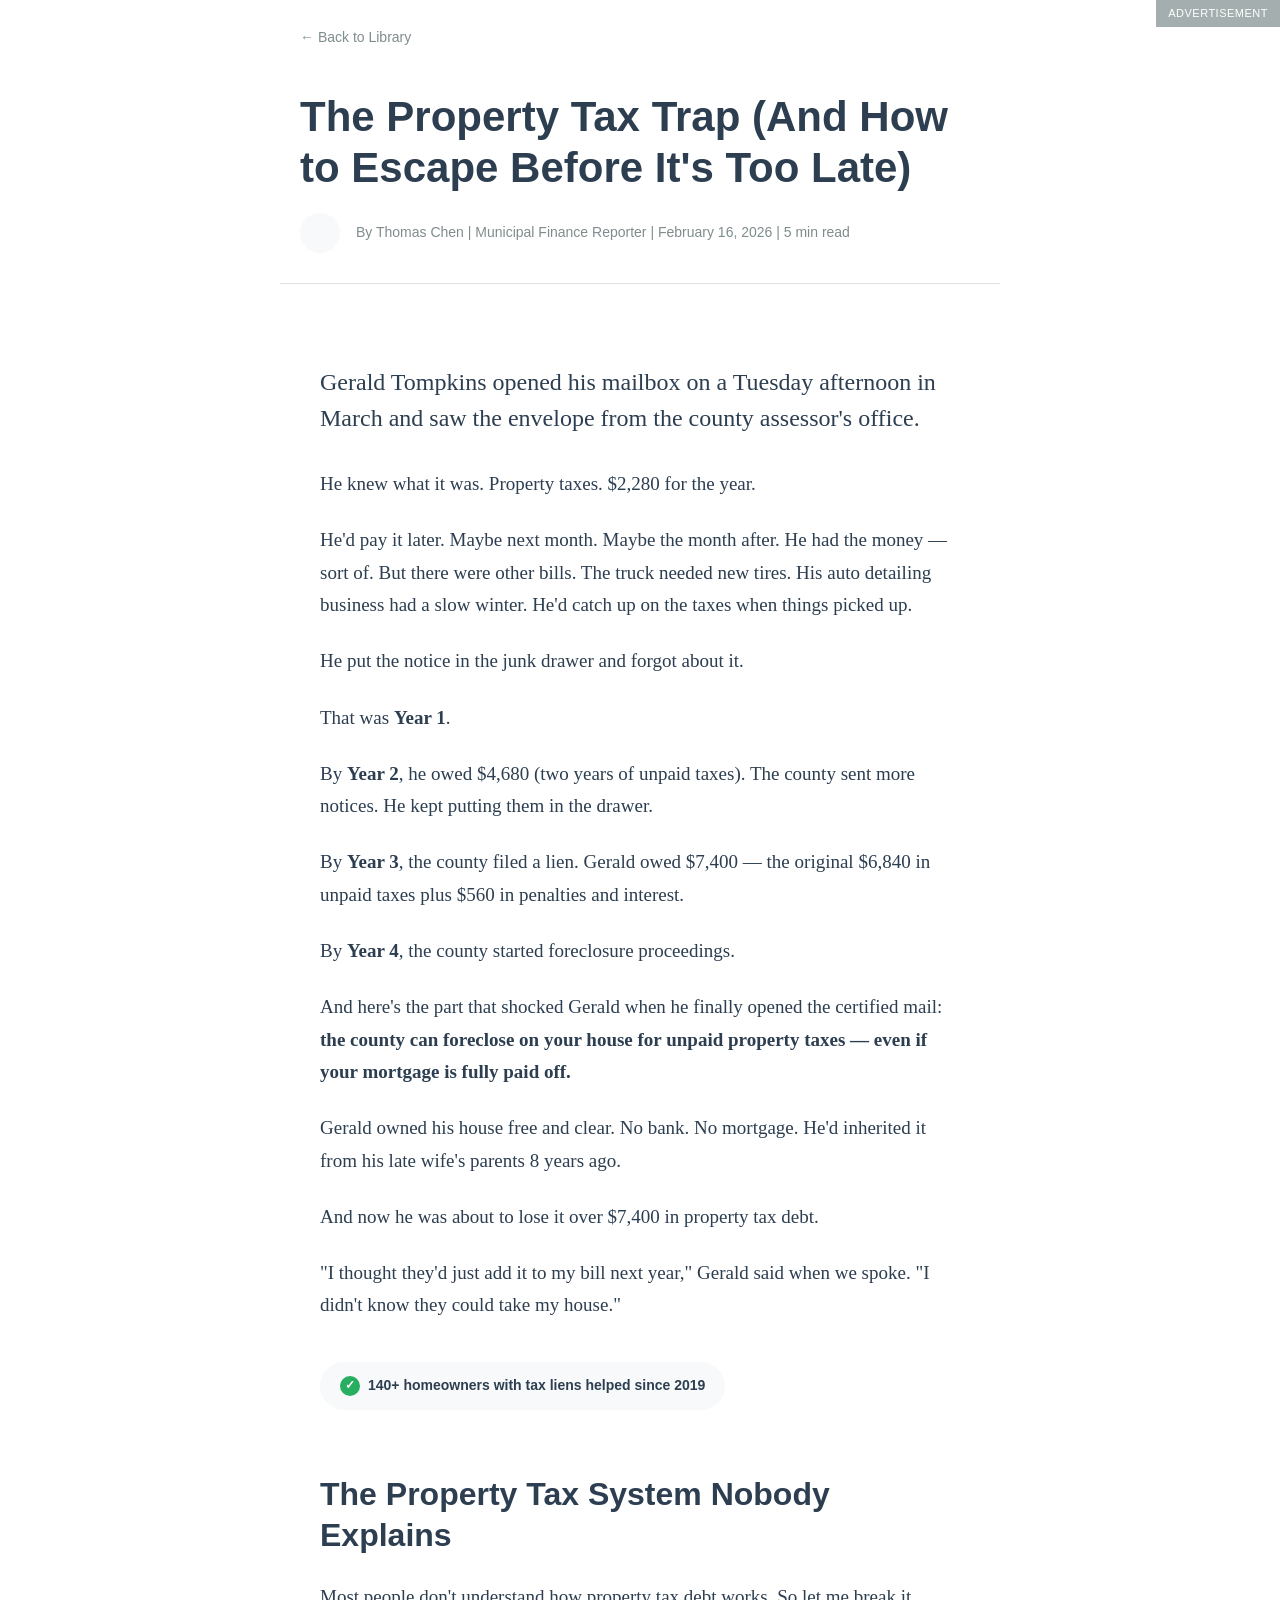
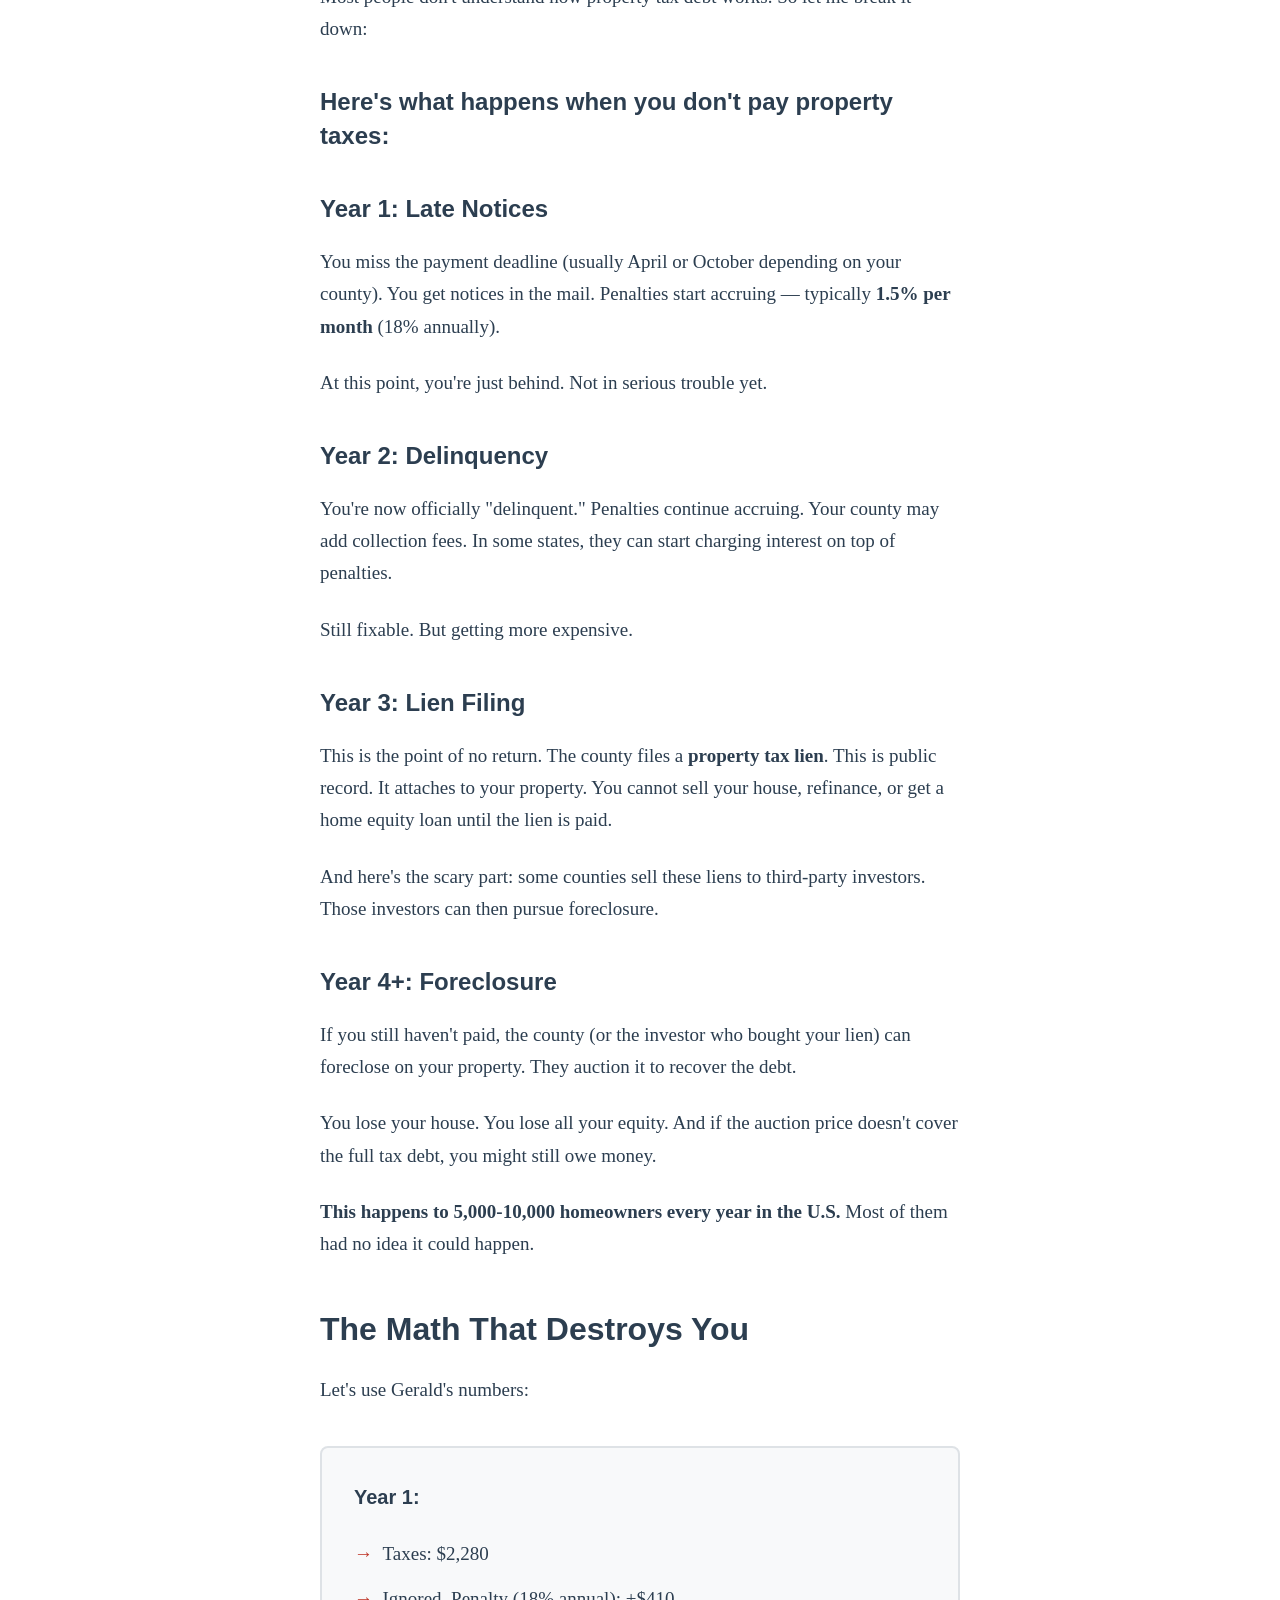
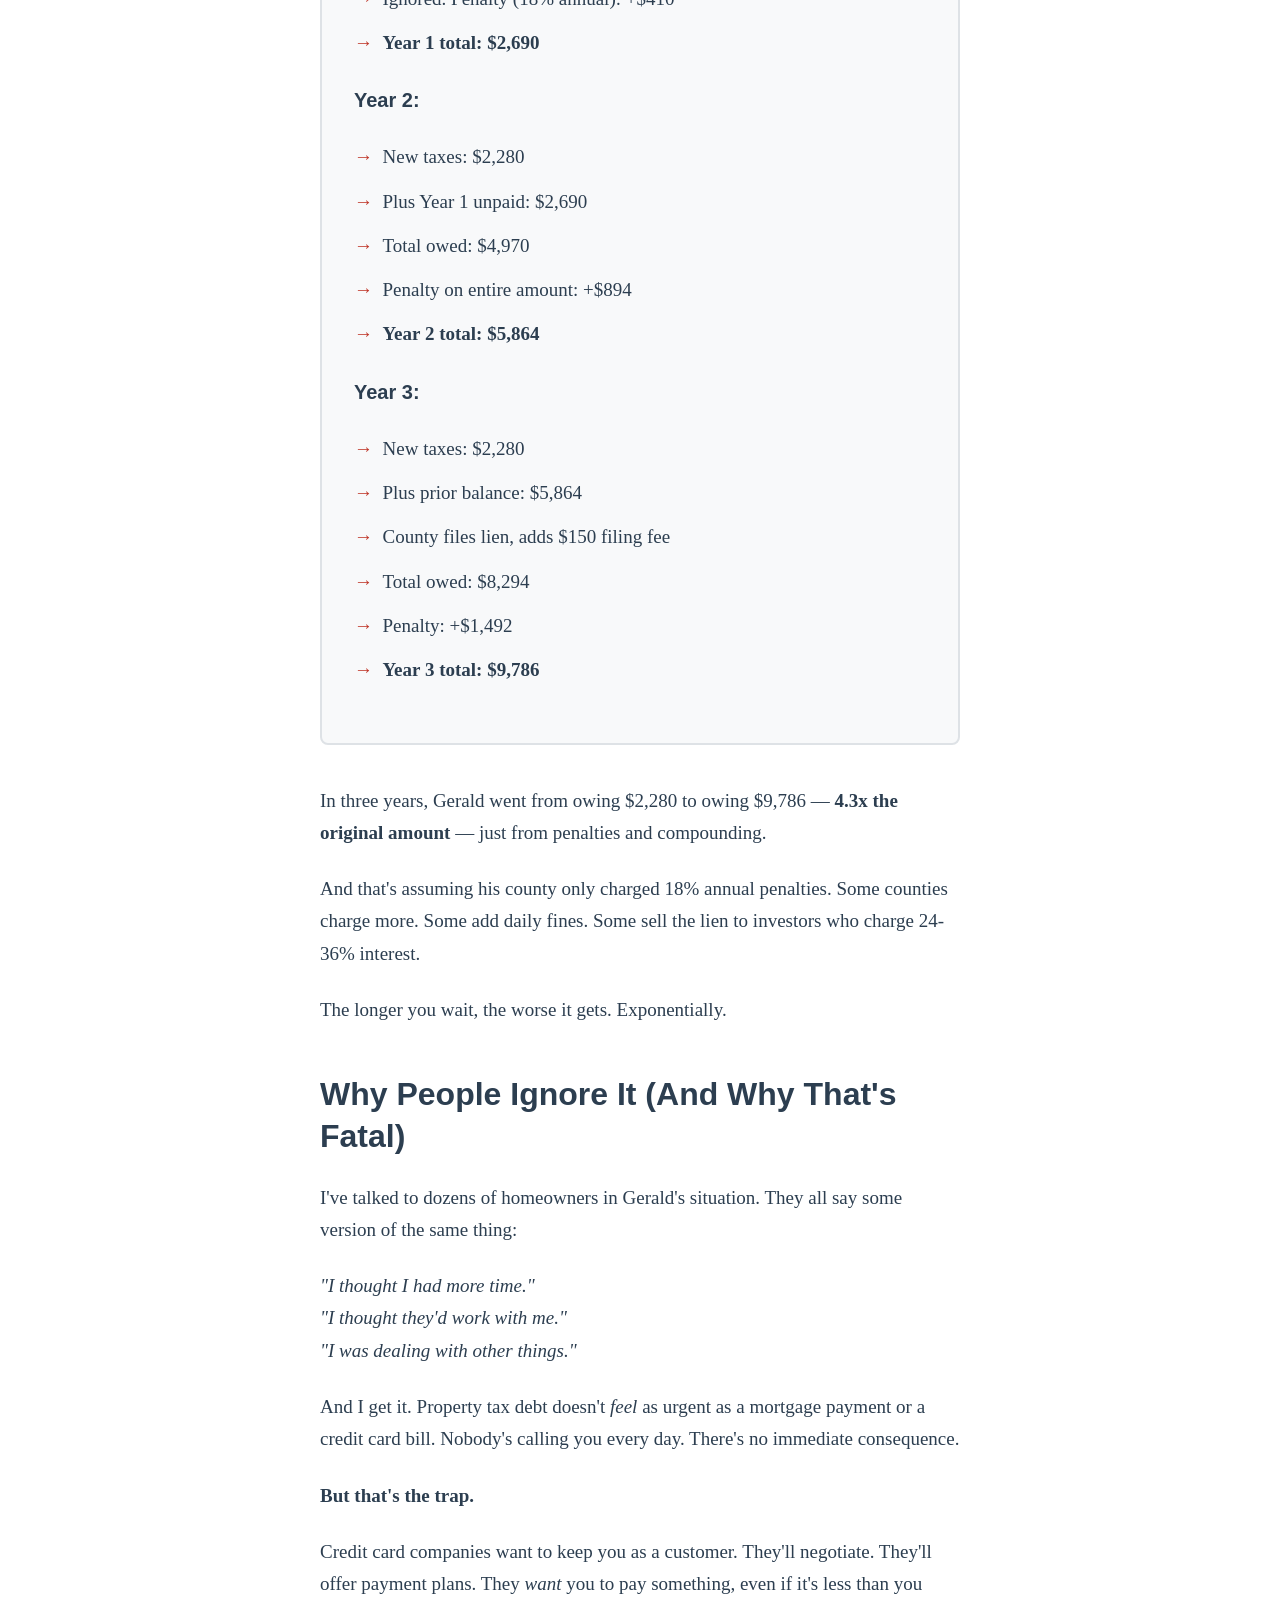
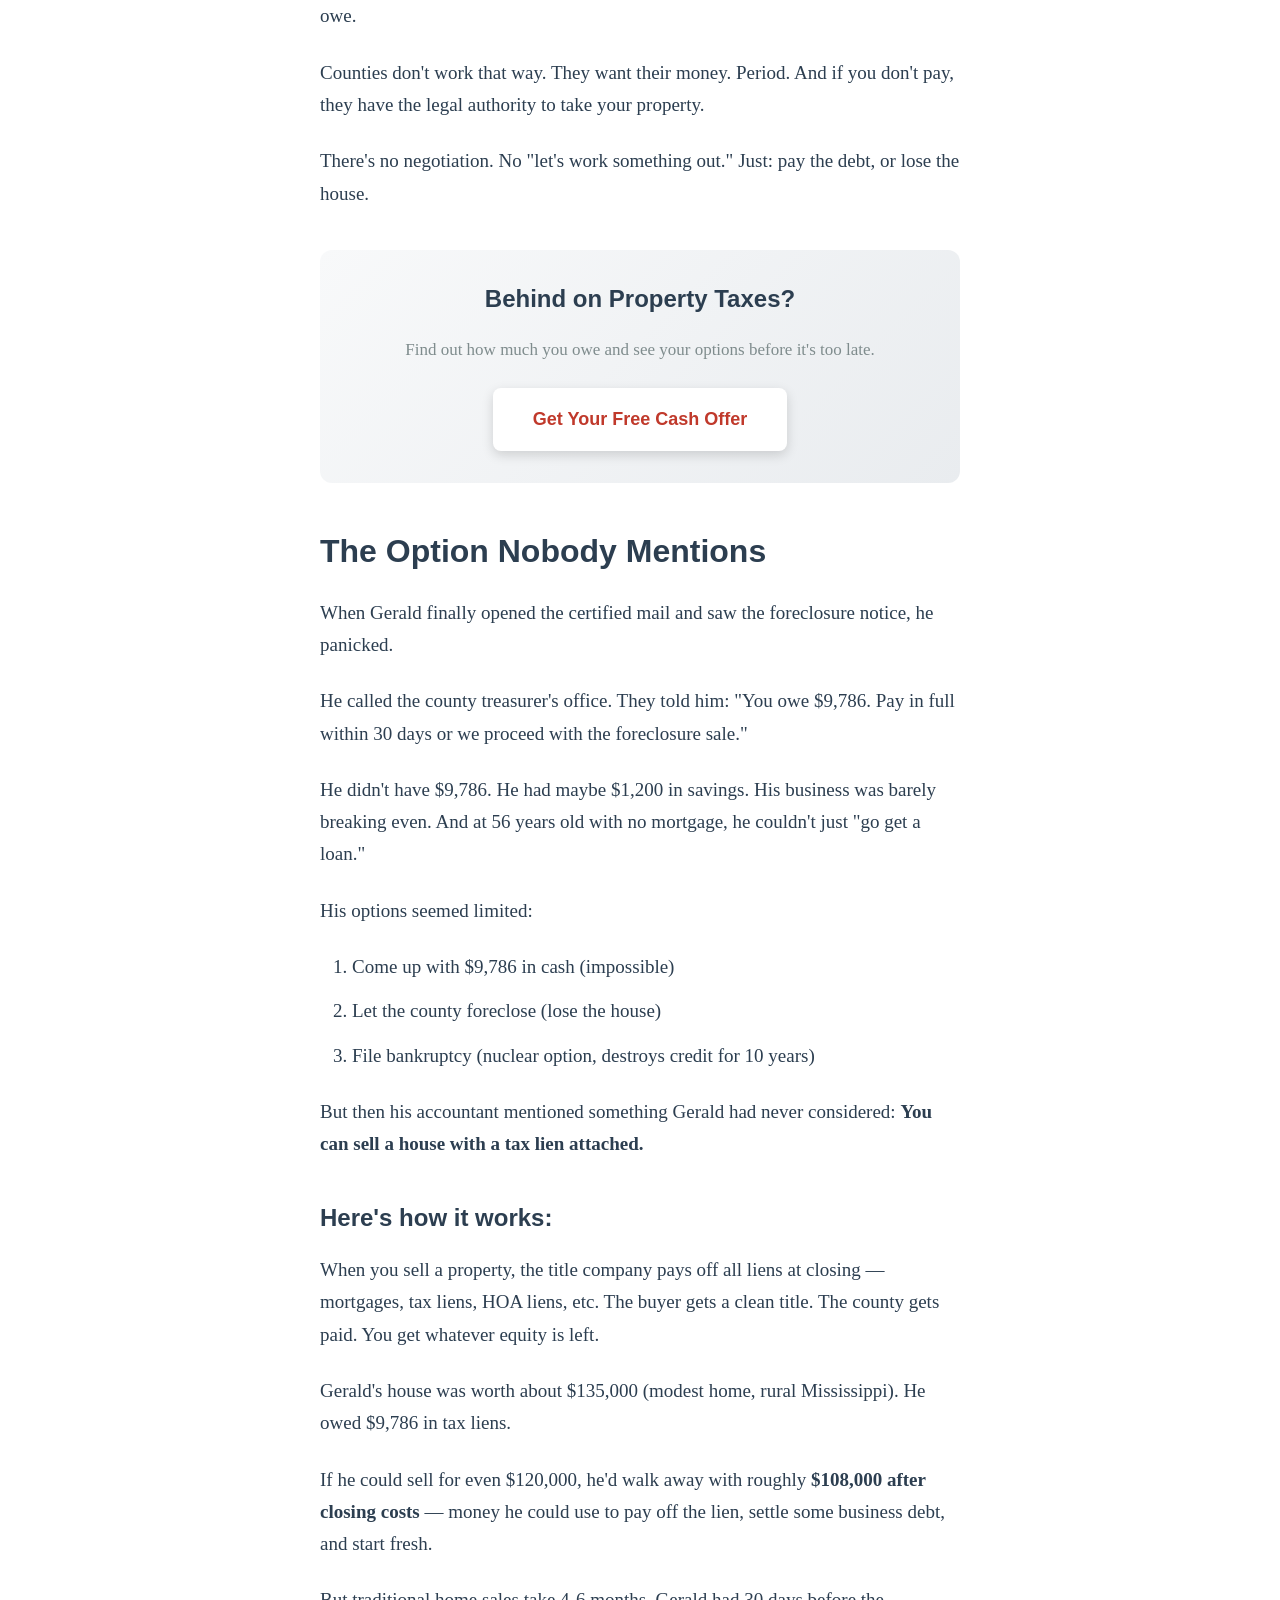
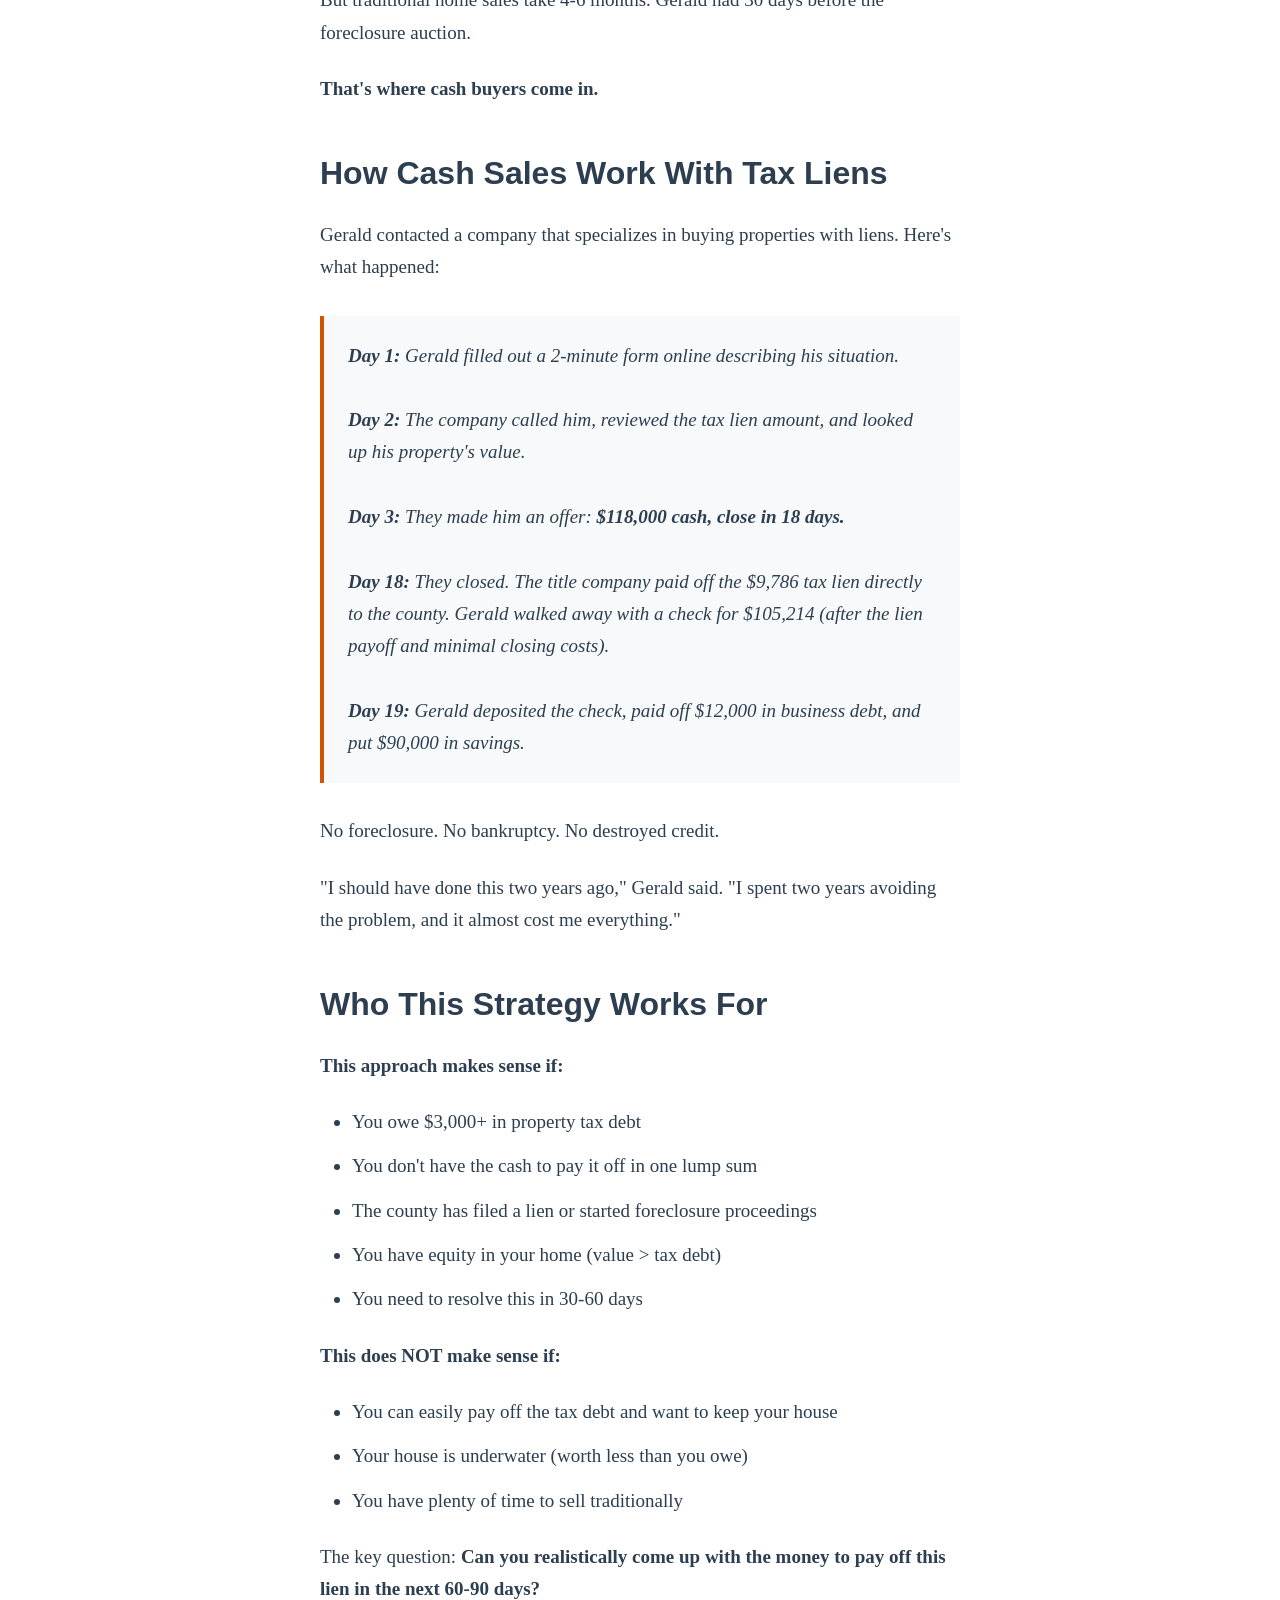
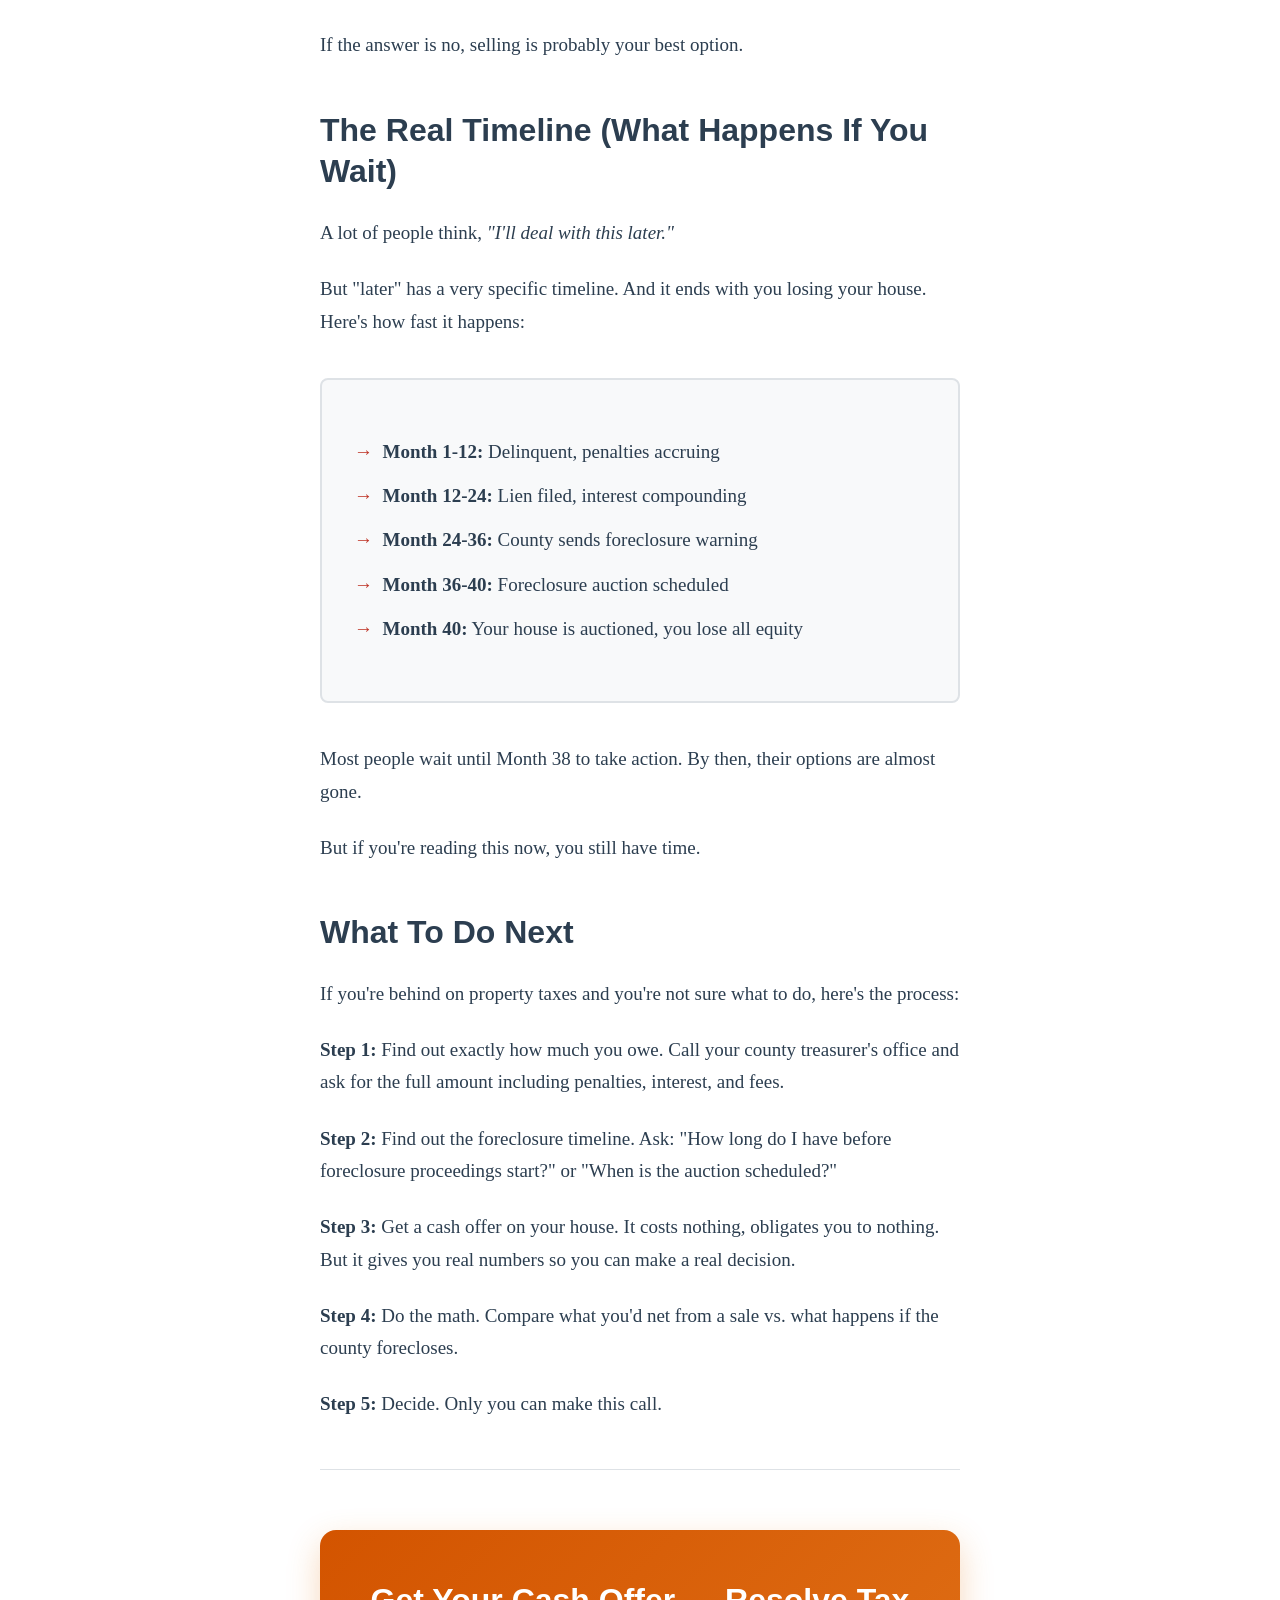
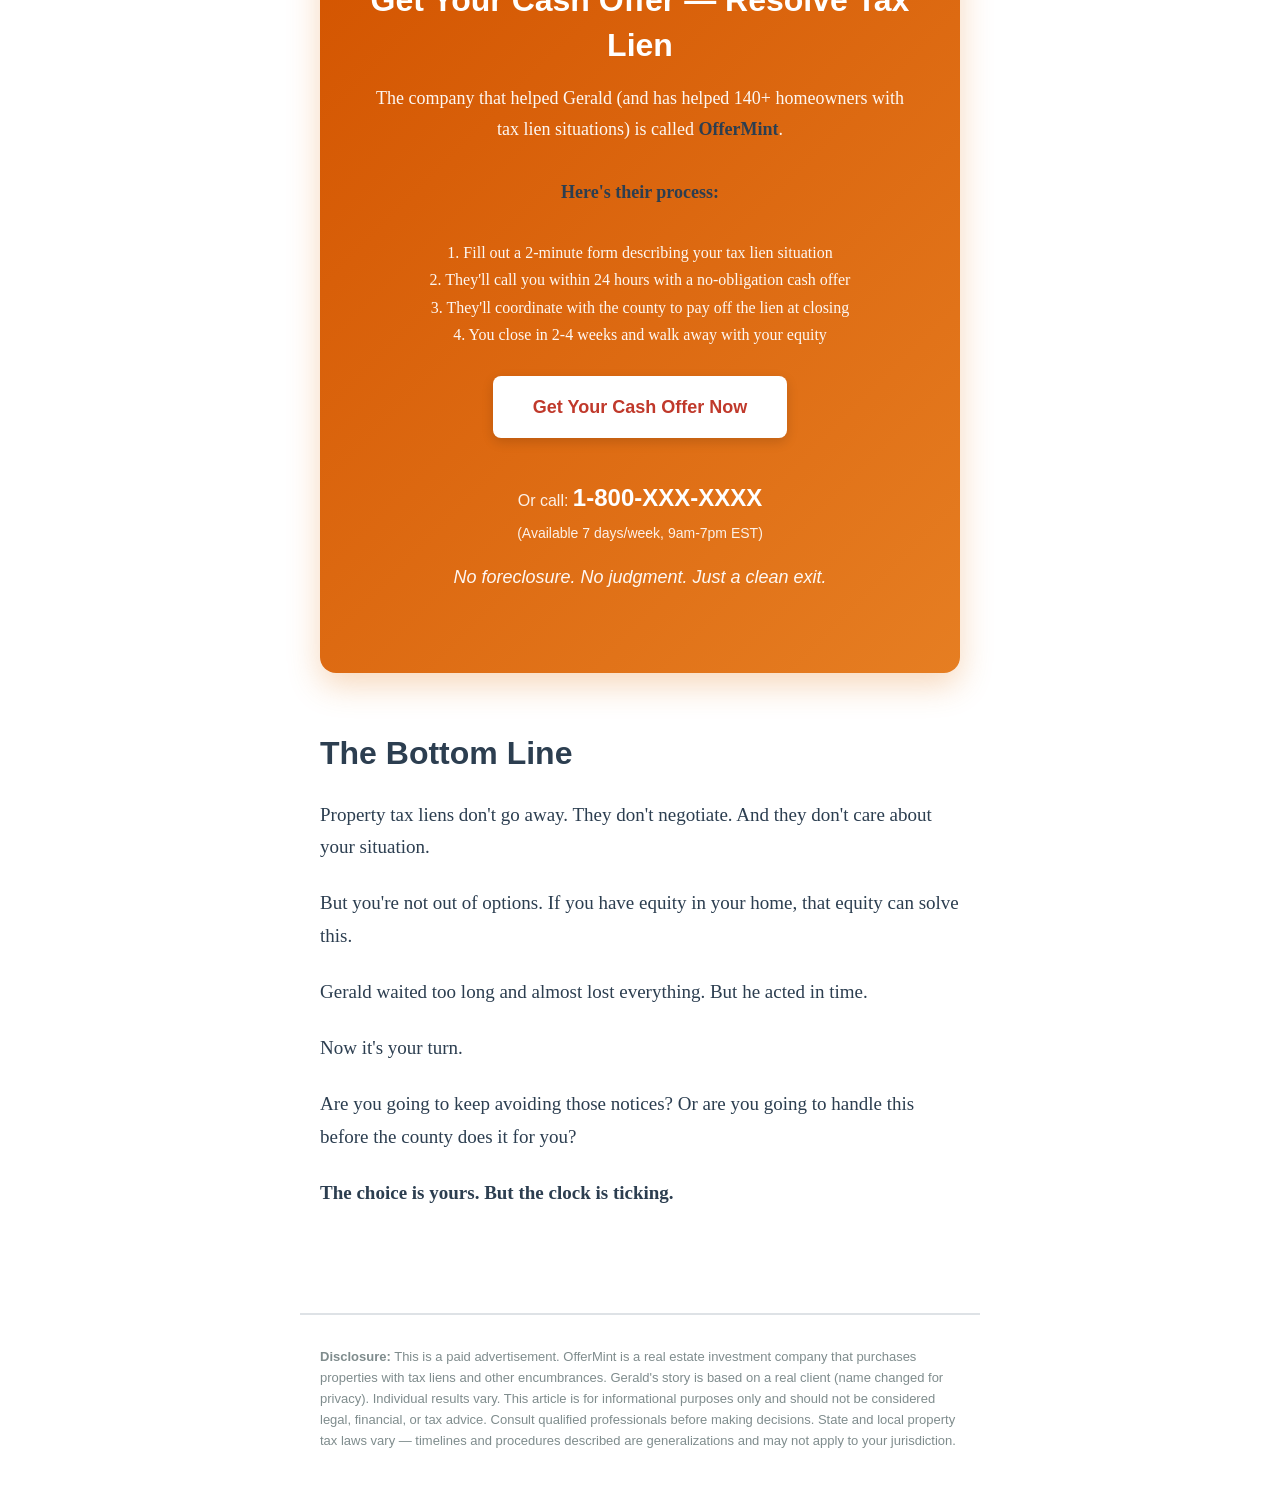
<file: tax-lien.html>
<!DOCTYPE html>
<html lang="en">
<head>
    <meta charset="UTF-8">
    <meta name="viewport" content="width=device-width, initial-scale=1.0">
    <title>The Property Tax Trap (And How to Escape Before It's Too Late)</title>
    <meta name="description" content="Behind on property taxes? Learn what happens when counties file liens, how fines escalate, and the strategy that saved 140+ homeowners from foreclosure.">
    <link rel="stylesheet" href="article.css">
</head>
<body>
    <div class="ad-badge">Advertisement</div>
    <div class="back-nav"><a href="index.html">← Back to Library</a></div>

    <div class="article-header">
        <h1>The Property Tax Trap (And How to Escape Before It's Too Late)</h1>
        <div class="byline">By Thomas Chen | Municipal Finance Reporter | February 16, 2026 | 5 min read</div>
    </div>

    <div class="article-content">
        <p class="lead">Gerald Tompkins opened his mailbox on a Tuesday afternoon in March and saw the envelope from the county assessor's office.</p>

        <p>He knew what it was. Property taxes. $2,280 for the year.</p>

        <p>He'd pay it later. Maybe next month. Maybe the month after. He had the money — sort of. But there were other bills. The truck needed new tires. His auto detailing business had a slow winter. He'd catch up on the taxes when things picked up.</p>

        <p>He put the notice in the junk drawer and forgot about it.</p>

        <p>That was <strong>Year 1</strong>.</p>

        <p>By <strong>Year 2</strong>, he owed $4,680 (two years of unpaid taxes). The county sent more notices. He kept putting them in the drawer.</p>

        <p>By <strong>Year 3</strong>, the county filed a lien. Gerald owed $7,400 — the original $6,840 in unpaid taxes plus $560 in penalties and interest.</p>

        <p>By <strong>Year 4</strong>, the county started foreclosure proceedings.</p>

        <p>And here's the part that shocked Gerald when he finally opened the certified mail: <strong>the county can foreclose on your house for unpaid property taxes — even if your mortgage is fully paid off.</strong></p>

        <p>Gerald owned his house free and clear. No bank. No mortgage. He'd inherited it from his late wife's parents 8 years ago.</p>

        <p>And now he was about to lose it over $7,400 in property tax debt.</p>

        <p>"I thought they'd just add it to my bill next year," Gerald said when we spoke. "I didn't know they could take my house."</p>

        <div class="social-proof">140+ homeowners with tax liens helped since 2019</div>

        <h2>The Property Tax System Nobody Explains</h2>

        <p>Most people don't understand how property tax debt works. So let me break it down:</p>

        <h3>Here's what happens when you don't pay property taxes:</h3>

        <h3>Year 1: Late Notices</h3>
        <p>You miss the payment deadline (usually April or October depending on your county). You get notices in the mail. Penalties start accruing — typically <strong>1.5% per month</strong> (18% annually).</p>
        <p>At this point, you're just behind. Not in serious trouble yet.</p>

        <h3>Year 2: Delinquency</h3>
        <p>You're now officially "delinquent." Penalties continue accruing. Your county may add collection fees. In some states, they can start charging interest on top of penalties.</p>
        <p>Still fixable. But getting more expensive.</p>

        <h3>Year 3: Lien Filing</h3>
        <p>This is the point of no return. The county files a <strong>property tax lien</strong>. This is public record. It attaches to your property. You cannot sell your house, refinance, or get a home equity loan until the lien is paid.</p>
        <p>And here's the scary part: some counties sell these liens to third-party investors. Those investors can then pursue foreclosure.</p>

        <h3>Year 4+: Foreclosure</h3>
        <p>If you still haven't paid, the county (or the investor who bought your lien) can foreclose on your property. They auction it to recover the debt.</p>
        <p>You lose your house. You lose all your equity. And if the auction price doesn't cover the full tax debt, you might still owe money.</p>

        <p><strong>This happens to 5,000-10,000 homeowners every year in the U.S.</strong> Most of them had no idea it could happen.</p>

        <h2>The Math That Destroys You</h2>

        <p>Let's use Gerald's numbers:</p>

        <div class="stats-box">
            <h4>Year 1:</h4>
            <ul>
                <li>Taxes: $2,280</li>
                <li>Ignored. Penalty (18% annual): +$410</li>
                <li><strong>Year 1 total: $2,690</strong></li>
            </ul>

            <h4>Year 2:</h4>
            <ul>
                <li>New taxes: $2,280</li>
                <li>Plus Year 1 unpaid: $2,690</li>
                <li>Total owed: $4,970</li>
                <li>Penalty on entire amount: +$894</li>
                <li><strong>Year 2 total: $5,864</strong></li>
            </ul>

            <h4>Year 3:</h4>
            <ul>
                <li>New taxes: $2,280</li>
                <li>Plus prior balance: $5,864</li>
                <li>County files lien, adds $150 filing fee</li>
                <li>Total owed: $8,294</li>
                <li>Penalty: +$1,492</li>
                <li><strong>Year 3 total: $9,786</strong></li>
            </ul>
        </div>

        <p>In three years, Gerald went from owing $2,280 to owing $9,786 — <strong>4.3x the original amount</strong> — just from penalties and compounding.</p>

        <p>And that's assuming his county only charged 18% annual penalties. Some counties charge more. Some add daily fines. Some sell the lien to investors who charge 24-36% interest.</p>

        <p>The longer you wait, the worse it gets. Exponentially.</p>

        <h2>Why People Ignore It (And Why That's Fatal)</h2>

        <p>I've talked to dozens of homeowners in Gerald's situation. They all say some version of the same thing:</p>

        <p><em>"I thought I had more time."</em><br>
        <em>"I thought they'd work with me."</em><br>
        <em>"I was dealing with other things."</em></p>

        <p>And I get it. Property tax debt doesn't <em>feel</em> as urgent as a mortgage payment or a credit card bill. Nobody's calling you every day. There's no immediate consequence.</p>

        <p><strong>But that's the trap.</strong></p>

        <p>Credit card companies want to keep you as a customer. They'll negotiate. They'll offer payment plans. They <em>want</em> you to pay something, even if it's less than you owe.</p>

        <p>Counties don't work that way. They want their money. Period. And if you don't pay, they have the legal authority to take your property.</p>

        <p>There's no negotiation. No "let's work something out." Just: pay the debt, or lose the house.</p>

        <div class="cta-soft">
            <h3>Behind on Property Taxes?</h3>
            <p>Find out how much you owe and see your options before it's too late.</p>
            <a href="#cta-form" class="btn btn-primary">Get Your Free Cash Offer</a>
        </div>

        <h2>The Option Nobody Mentions</h2>

        <p>When Gerald finally opened the certified mail and saw the foreclosure notice, he panicked.</p>

        <p>He called the county treasurer's office. They told him: "You owe $9,786. Pay in full within 30 days or we proceed with the foreclosure sale."</p>

        <p>He didn't have $9,786. He had maybe $1,200 in savings. His business was barely breaking even. And at 56 years old with no mortgage, he couldn't just "go get a loan."</p>

        <p>His options seemed limited:</p>
        <ol>
            <li>Come up with $9,786 in cash (impossible)</li>
            <li>Let the county foreclose (lose the house)</li>
            <li>File bankruptcy (nuclear option, destroys credit for 10 years)</li>
        </ol>

        <p>But then his accountant mentioned something Gerald had never considered: <strong>You can sell a house with a tax lien attached.</strong></p>

        <h3>Here's how it works:</h3>

        <p>When you sell a property, the title company pays off all liens at closing — mortgages, tax liens, HOA liens, etc. The buyer gets a clean title. The county gets paid. You get whatever equity is left.</p>

        <p>Gerald's house was worth about $135,000 (modest home, rural Mississippi). He owed $9,786 in tax liens.</p>

        <p>If he could sell for even $120,000, he'd walk away with roughly <strong>$108,000 after closing costs</strong> — money he could use to pay off the lien, settle some business debt, and start fresh.</p>

        <p>But traditional home sales take 4-6 months. Gerald had 30 days before the foreclosure auction.</p>

        <p><strong>That's where cash buyers come in.</strong></p>

        <h2>How Cash Sales Work With Tax Liens</h2>

        <p>Gerald contacted a company that specializes in buying properties with liens. Here's what happened:</p>

        <div class="callout orange">
            <strong>Day 1:</strong> Gerald filled out a 2-minute form online describing his situation.<br><br>
            <strong>Day 2:</strong> The company called him, reviewed the tax lien amount, and looked up his property's value.<br><br>
            <strong>Day 3:</strong> They made him an offer: <strong>$118,000 cash, close in 18 days.</strong><br><br>
            <strong>Day 18:</strong> They closed. The title company paid off the $9,786 tax lien directly to the county. Gerald walked away with a check for $105,214 (after the lien payoff and minimal closing costs).<br><br>
            <strong>Day 19:</strong> Gerald deposited the check, paid off $12,000 in business debt, and put $90,000 in savings.
        </div>

        <p>No foreclosure. No bankruptcy. No destroyed credit.</p>

        <p>"I should have done this two years ago," Gerald said. "I spent two years avoiding the problem, and it almost cost me everything."</p>

        <h2>Who This Strategy Works For</h2>

        <p><strong>This approach makes sense if:</strong></p>
        <ul>
            <li>You owe $3,000+ in property tax debt</li>
            <li>You don't have the cash to pay it off in one lump sum</li>
            <li>The county has filed a lien or started foreclosure proceedings</li>
            <li>You have equity in your home (value > tax debt)</li>
            <li>You need to resolve this in 30-60 days</li>
        </ul>

        <p><strong>This does NOT make sense if:</strong></p>
        <ul>
            <li>You can easily pay off the tax debt and want to keep your house</li>
            <li>Your house is underwater (worth less than you owe)</li>
            <li>You have plenty of time to sell traditionally</li>
        </ul>

        <p>The key question: <strong>Can you realistically come up with the money to pay off this lien in the next 60-90 days?</strong></p>

        <p>If the answer is no, selling is probably your best option.</p>

        <h2>The Real Timeline (What Happens If You Wait)</h2>

        <p>A lot of people think, <em>"I'll deal with this later."</em></p>

        <p>But "later" has a very specific timeline. And it ends with you losing your house. Here's how fast it happens:</p>

        <div class="stats-box">
            <ul>
                <li><strong>Month 1-12:</strong> Delinquent, penalties accruing</li>
                <li><strong>Month 12-24:</strong> Lien filed, interest compounding</li>
                <li><strong>Month 24-36:</strong> County sends foreclosure warning</li>
                <li><strong>Month 36-40:</strong> Foreclosure auction scheduled</li>
                <li><strong>Month 40:</strong> Your house is auctioned, you lose all equity</li>
            </ul>
        </div>

        <p>Most people wait until Month 38 to take action. By then, their options are almost gone.</p>

        <p>But if you're reading this now, you still have time.</p>

        <h2>What To Do Next</h2>

        <p>If you're behind on property taxes and you're not sure what to do, here's the process:</p>

        <p><strong>Step 1:</strong> Find out exactly how much you owe. Call your county treasurer's office and ask for the full amount including penalties, interest, and fees.</p>

        <p><strong>Step 2:</strong> Find out the foreclosure timeline. Ask: "How long do I have before foreclosure proceedings start?" or "When is the auction scheduled?"</p>

        <p><strong>Step 3:</strong> Get a cash offer on your house. It costs nothing, obligates you to nothing. But it gives you real numbers so you can make a real decision.</p>

        <p><strong>Step 4:</strong> Do the math. Compare what you'd net from a sale vs. what happens if the county forecloses.</p>

        <p><strong>Step 5:</strong> Decide. Only you can make this call.</p>

        <div class="divider"></div>

        <!-- PRIMARY CTA -->
        <div class="cta-primary orange" id="cta-form">
            <h3>Get Your Cash Offer — Resolve Tax Lien</h3>
            <p>The company that helped Gerald (and has helped 140+ homeowners with tax lien situations) is called <strong>OfferMint</strong>.</p>
            
            <p><strong>Here's their process:</strong></p>
            <p style="font-size: 16px; margin: 20px 0;">
                1. Fill out a 2-minute form describing your tax lien situation<br>
                2. They'll call you within 24 hours with a no-obligation cash offer<br>
                3. They'll coordinate with the county to pay off the lien at closing<br>
                4. You close in 2-4 weeks and walk away with your equity
            </p>

            <a href="https://www.offermint.com" class="btn btn-primary" style="margin: 8px;">Get Your Cash Offer Now</a>

            <div class="phone-cta">
                Or call: <a href="tel:1-800-000-0000" class="phone-number">1-800-XXX-XXXX</a><br>
                <span style="font-size: 14px;">(Available 7 days/week, 9am-7pm EST)</span>
            </div>

            <p class="urgency-text">No foreclosure. No judgment. Just a clean exit.</p>
        </div>

        <h2>The Bottom Line</h2>

        <p>Property tax liens don't go away. They don't negotiate. And they don't care about your situation.</p>

        <p>But you're not out of options. If you have equity in your home, that equity can solve this.</p>

        <p>Gerald waited too long and almost lost everything. But he acted in time.</p>

        <p>Now it's your turn.</p>

        <p>Are you going to keep avoiding those notices? Or are you going to handle this before the county does it for you?</p>

        <p><strong>The choice is yours. But the clock is ticking.</strong></p>
    </div>

    <div class="disclosure">
        <p><strong>Disclosure:</strong> This is a paid advertisement. OfferMint is a real estate investment company that purchases properties with tax liens and other encumbrances. Gerald's story is based on a real client (name changed for privacy). Individual results vary. This article is for informational purposes only and should not be considered legal, financial, or tax advice. Consult qualified professionals before making decisions. State and local property tax laws vary — timelines and procedures described are generalizations and may not apply to your jurisdiction.</p>
    </div>

    <!-- Sticky Mobile CTA -->
    <div class="sticky-cta">
        <a href="https://www.offermint.com" class="btn btn-primary">Get Your Free Cash Offer</a>
    </div>
</body>
</html>
</file>
<file: article.css>
/* High-Converting Advertorial Design System */

:root {
    --primary-red: #c0392b;
    --primary-blue: #2980b9;
    --primary-purple: #8e44ad;
    --primary-orange: #d35400;
    --text-dark: #2c3e50;
    --text-light: #7f8c8d;
    --bg-light: #f8f9fa;
    --border-color: #dee2e6;
    --success-green: #27ae60;
}

* {
    margin: 0;
    padding: 0;
    box-sizing: border-box;
}

body {
    font-family: Georgia, 'Times New Roman', serif;
    font-size: 19px;
    line-height: 1.7;
    color: var(--text-dark);
    background: #ffffff;
    -webkit-font-smoothing: antialiased;
}

/* Editorial Header */
.ad-badge {
    position: fixed;
    top: 0;
    right: 0;
    background: var(--text-light);
    color: white;
    padding: 4px 12px;
    font-size: 11px;
    font-family: -apple-system, BlinkMacSystemFont, 'Segoe UI', sans-serif;
    text-transform: uppercase;
    letter-spacing: 0.5px;
    z-index: 1000;
    opacity: 0.7;
}

.back-nav {
    max-width: 720px;
    margin: 0 auto;
    padding: 20px 20px 0;
}

.back-nav a {
    font-family: -apple-system, BlinkMacSystemFont, 'Segoe UI', sans-serif;
    font-size: 14px;
    color: var(--text-light);
    text-decoration: none;
    transition: color 0.2s;
}

.back-nav a:hover {
    color: var(--text-dark);
}

.article-header {
    max-width: 720px;
    margin: 40px auto;
    padding: 0 20px;
    border-bottom: 1px solid var(--border-color);
    padding-bottom: 30px;
}

.article-header h1 {
    font-family: -apple-system, BlinkMacSystemFont, 'Segoe UI', sans-serif;
    font-size: 42px;
    font-weight: 700;
    line-height: 1.2;
    color: var(--text-dark);
    margin-bottom: 20px;
}

.byline {
    font-family: -apple-system, BlinkMacSystemFont, 'Segoe UI', sans-serif;
    font-size: 14px;
    color: var(--text-light);
    display: flex;
    flex-wrap: wrap;
    gap: 8px;
    align-items: center;
}

.byline::before {
    content: '';
    width: 40px;
    height: 40px;
    background: var(--bg-light);
    border-radius: 50%;
    display: inline-block;
    margin-right: 8px;
}

/* Article Content */
.article-content {
    max-width: 680px;
    margin: 0 auto;
    padding: 40px 20px 80px;
}

.article-content p {
    margin-bottom: 24px;
}

.article-content p.lead {
    font-size: 24px;
    line-height: 1.5;
    color: var(--text-dark);
    margin-bottom: 32px;
    font-weight: 400;
}

.article-content strong {
    font-weight: 600;
    color: var(--text-dark);
}

.article-content h2 {
    font-family: -apple-system, BlinkMacSystemFont, 'Segoe UI', sans-serif;
    font-size: 32px;
    font-weight: 700;
    line-height: 1.3;
    margin: 48px 0 24px;
    color: var(--text-dark);
}

.article-content h3 {
    font-family: -apple-system, BlinkMacSystemFont, 'Segoe UI', sans-serif;
    font-size: 24px;
    font-weight: 600;
    line-height: 1.4;
    margin: 40px 0 20px;
    color: var(--text-dark);
}

.article-content h4 {
    font-family: -apple-system, BlinkMacSystemFont, 'Segoe UI', sans-serif;
    font-size: 20px;
    font-weight: 600;
    margin: 32px 0 16px;
    color: var(--text-dark);
}

.article-content ul, .article-content ol {
    margin: 24px 0 24px 32px;
}

.article-content li {
    margin-bottom: 12px;
}

/* Blockquote / Callout */
.callout {
    background: var(--bg-light);
    border-left: 4px solid var(--primary-red);
    padding: 24px;
    margin: 32px 0;
    font-style: italic;
}

.callout.blue { border-left-color: var(--primary-blue); }
.callout.purple { border-left-color: var(--primary-purple); }
.callout.orange { border-left-color: var(--primary-orange); }

/* Stats Box */
.stats-box {
    background: var(--bg-light);
    border: 2px solid var(--border-color);
    border-radius: 8px;
    padding: 32px;
    margin: 40px 0;
}

.stats-box h4 {
    margin-top: 0;
}

.stats-box ul {
    margin-left: 0;
    list-style: none;
}

.stats-box li::before {
    content: "→";
    color: var(--primary-red);
    font-weight: bold;
    display: inline-block;
    width: 1.5em;
}

/* Social Proof Badge */
.social-proof {
    display: inline-flex;
    align-items: center;
    gap: 8px;
    background: var(--bg-light);
    padding: 12px 20px;
    border-radius: 100px;
    font-family: -apple-system, BlinkMacSystemFont, 'Segoe UI', sans-serif;
    font-size: 14px;
    font-weight: 600;
    color: var(--text-dark);
    margin: 16px 0;
}

.social-proof::before {
    content: "✓";
    background: var(--success-green);
    color: white;
    width: 20px;
    height: 20px;
    border-radius: 50%;
    display: flex;
    align-items: center;
    justify-content: center;
    font-size: 12px;
}

/* CTA Section */
.cta-soft {
    background: linear-gradient(135deg, #f8f9fa 0%, #e9ecef 100%);
    border-radius: 12px;
    padding: 32px;
    margin: 40px 0;
    text-align: center;
}

.cta-soft h3 {
    margin-top: 0;
    font-size: 24px;
    color: var(--text-dark);
}

.cta-soft p {
    font-size: 17px;
    margin-bottom: 24px;
    color: var(--text-light);
}

.cta-primary {
    background: linear-gradient(135deg, #c0392b 0%, #e74c3c 100%);
    border-radius: 16px;
    padding: 48px;
    margin: 60px 0;
    text-align: center;
    box-shadow: 0 12px 32px rgba(192, 57, 43, 0.3);
}

.cta-primary.blue {
    background: linear-gradient(135deg, #2980b9 0%, #3498db 100%);
    box-shadow: 0 12px 32px rgba(52, 152, 219, 0.3);
}

.cta-primary.purple {
    background: linear-gradient(135deg, #8e44ad 0%, #9b59b6 100%);
    box-shadow: 0 12px 32px rgba(155, 89, 182, 0.3);
}

.cta-primary.orange {
    background: linear-gradient(135deg, #d35400 0%, #e67e22 100%);
    box-shadow: 0 12px 32px rgba(230, 126, 34, 0.3);
}

.cta-primary h3 {
    color: white;
    font-size: 32px;
    margin: 0 0 16px 0;
    font-weight: 700;
}

.cta-primary p {
    color: rgba(255, 255, 255, 0.95);
    font-size: 18px;
    margin-bottom: 32px;
}

.btn {
    display: inline-block;
    font-family: -apple-system, BlinkMacSystemFont, 'Segoe UI', sans-serif;
    font-size: 18px;
    font-weight: 600;
    text-decoration: none;
    padding: 16px 40px;
    border-radius: 8px;
    transition: all 0.3s ease;
    cursor: pointer;
    border: none;
}

.btn-primary {
    background: white;
    color: var(--primary-red);
    box-shadow: 0 4px 12px rgba(0, 0, 0, 0.15);
}

.btn-primary:hover {
    transform: translateY(-2px);
    box-shadow: 0 6px 20px rgba(0, 0, 0, 0.2);
}

.btn-secondary {
    background: transparent;
    color: white;
    border: 2px solid white;
}

.btn-secondary:hover {
    background: rgba(255, 255, 255, 0.1);
}

.urgency-text {
    font-family: -apple-system, BlinkMacSystemFont, 'Segoe UI', sans-serif;
    font-size: 14px;
    color: rgba(255, 255, 255, 0.85);
    margin-top: 16px;
    font-style: italic;
}

/* Phone Number */
.phone-cta {
    font-family: -apple-system, BlinkMacSystemFont, 'Segoe UI', sans-serif;
    font-size: 16px;
    color: rgba(255, 255, 255, 0.9);
    margin-top: 24px;
}

.phone-number {
    font-size: 24px;
    font-weight: 700;
    color: white;
    text-decoration: none;
    display: inline-block;
    margin-top: 8px;
}

/* Divider */
.divider {
    height: 1px;
    background: var(--border-color);
    margin: 48px 0;
}

/* Disclosure Footer */
.disclosure {
    max-width: 680px;
    margin: 0 auto;
    padding: 32px 20px;
    border-top: 2px solid var(--border-color);
    font-family: -apple-system, BlinkMacSystemFont, 'Segoe UI', sans-serif;
    font-size: 13px;
    color: var(--text-light);
    line-height: 1.6;
}

.disclosure p {
    margin-bottom: 12px;
}

/* Sticky CTA Bar (Mobile) */
.sticky-cta {
    display: none;
    position: fixed;
    bottom: 0;
    left: 0;
    right: 0;
    background: white;
    padding: 16px;
    box-shadow: 0 -4px 12px rgba(0, 0, 0, 0.1);
    z-index: 999;
}

.sticky-cta .btn {
    width: 100%;
    padding: 14px 20px;
    font-size: 16px;
}

/* Mobile Responsive */
@media (max-width: 768px) {
    body {
        font-size: 17px;
    }

    .article-header h1 {
        font-size: 32px;
    }

    .article-content p.lead {
        font-size: 21px;
    }

    .article-content h2 {
        font-size: 26px;
        margin: 36px 0 20px;
    }

    .article-content h3 {
        font-size: 22px;
    }

    .cta-primary {
        padding: 32px 24px;
    }

    .cta-primary h3 {
        font-size: 26px;
    }

    .sticky-cta {
        display: block;
    }

    .article-content {
        padding-bottom: 120px; /* Space for sticky CTA */
    }
}

/* Print Styles */
@media print {
    .ad-badge,
    .back-nav,
    .cta-soft,
    .cta-primary,
    .sticky-cta {
        display: none;
    }
}
</file>
